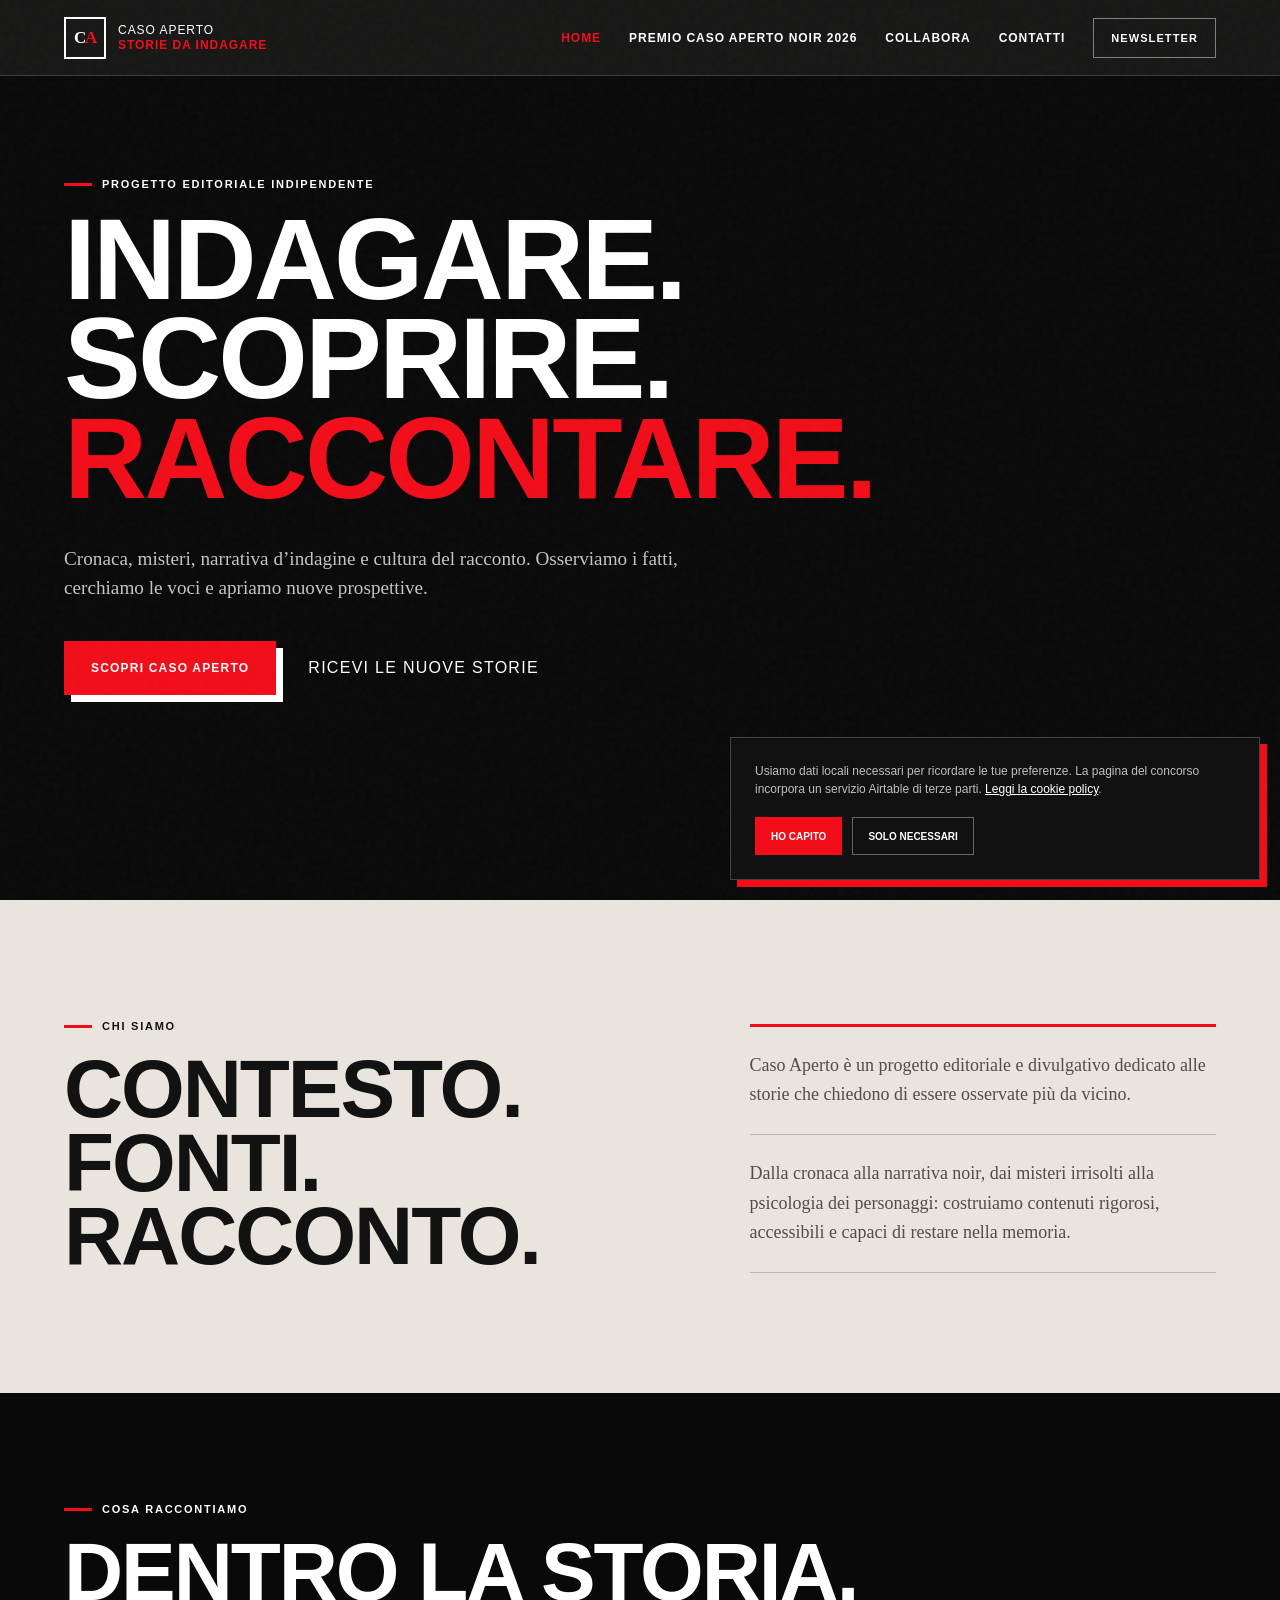
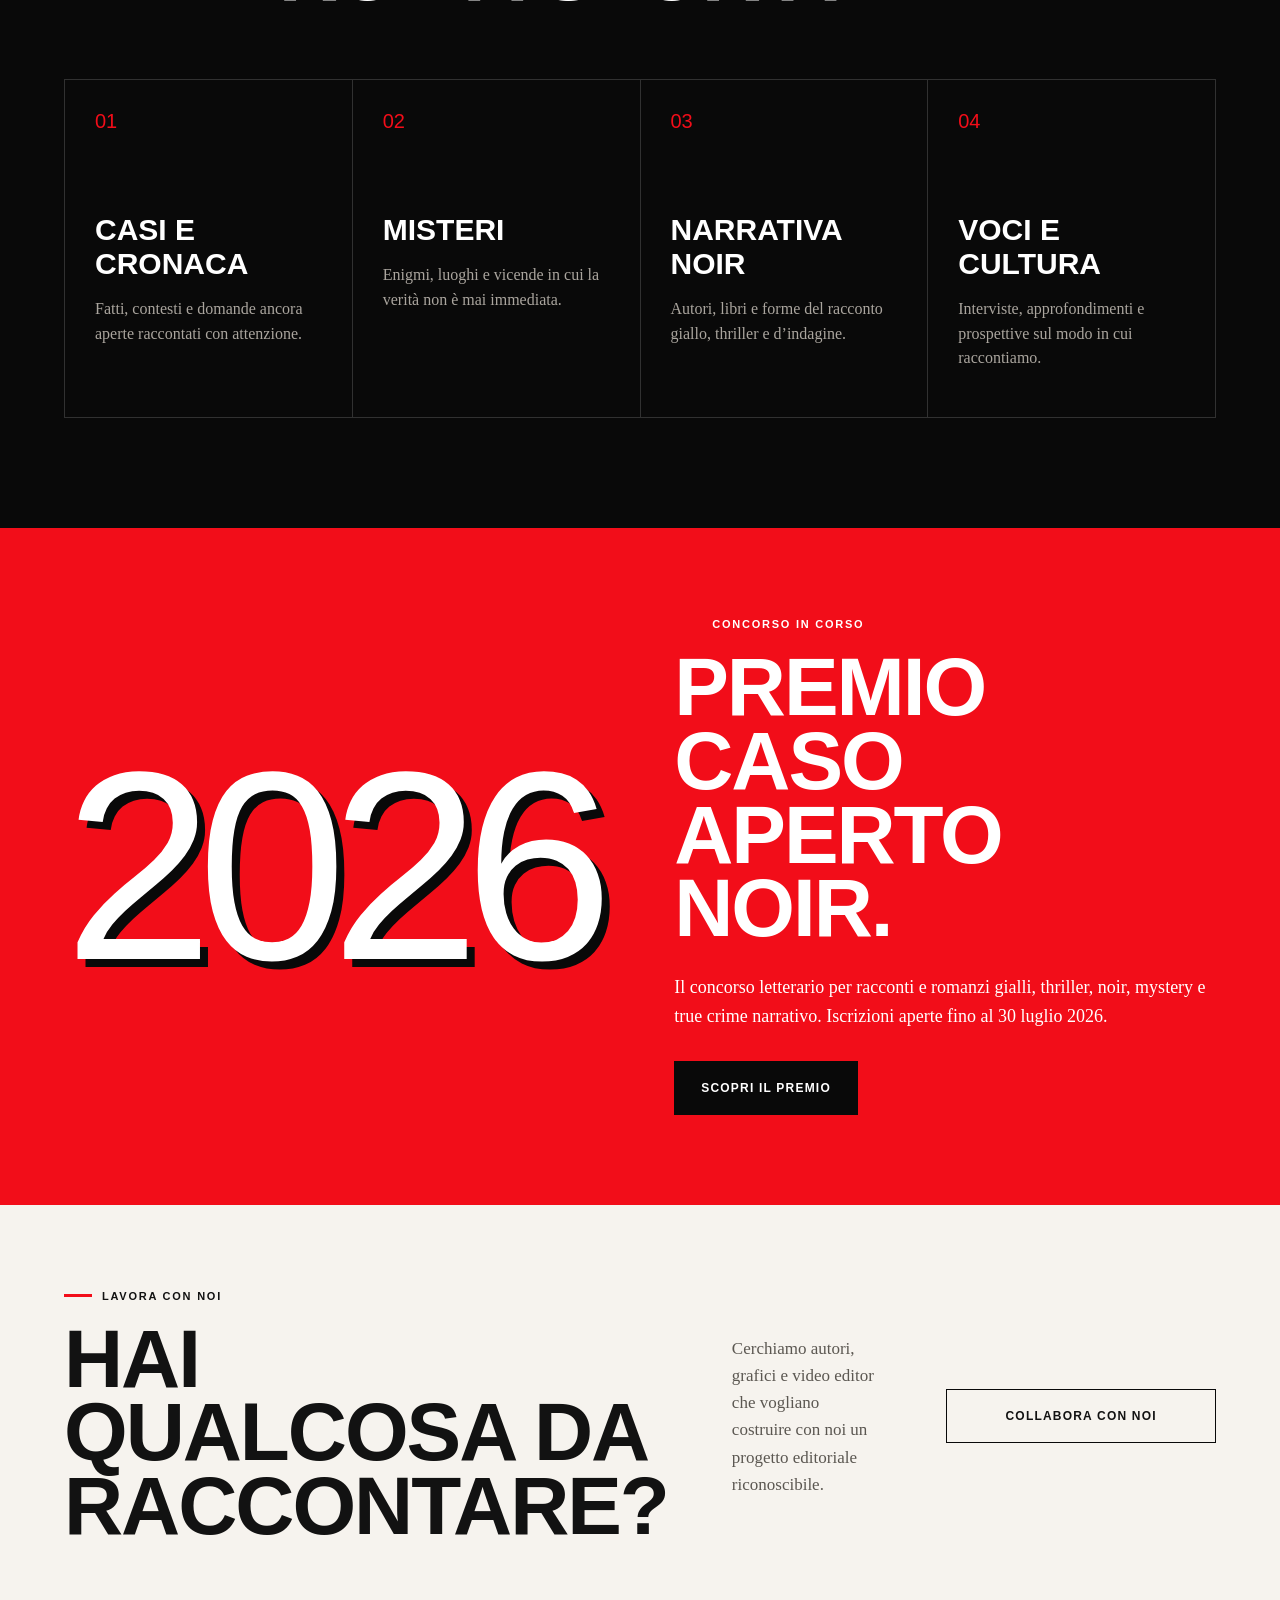
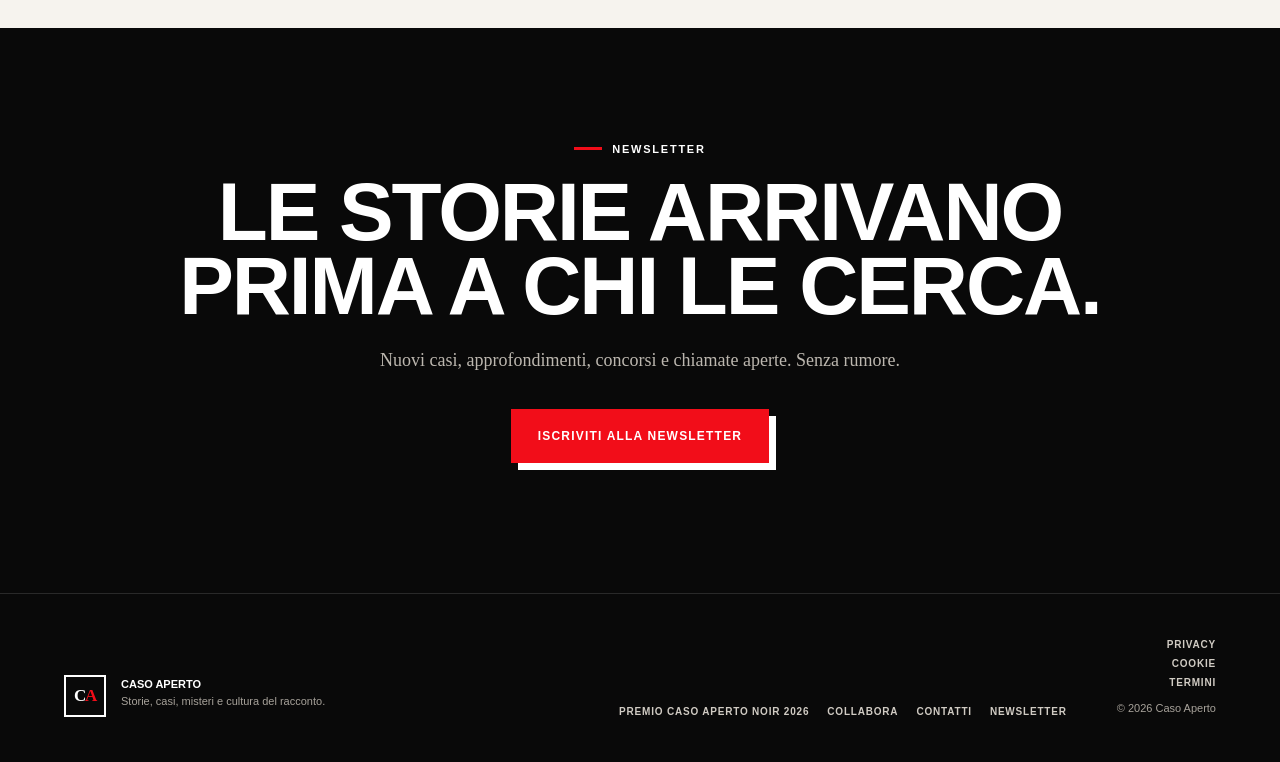
<file: index.html>
<!doctype html>
<html lang="it">
  <head>
    <meta charset="UTF-8" />
    <meta name="viewport" content="width=device-width, initial-scale=1.0" />
    <meta
      name="description"
      content="Caso Aperto è un progetto editoriale dedicato a storie, misteri, cronaca, narrativa d'indagine e cultura del racconto."
    />
    <meta name="theme-color" content="#090909" />
    <title>Caso Aperto | Storie, casi e misteri</title>
    <link rel="stylesheet" href="styles.css" />
    <script src="script.js?v=20260619-2" defer></script>
  </head>
  <body class="site-page">
    <a class="skip-link" href="#contenuto">Vai al contenuto</a>

    <header class="site-header">
      <a class="brand" href="index.html" aria-label="Caso Aperto, homepage">
        <span class="brand-mark"><span>C</span><span>A</span></span>
        <span>Caso Aperto <strong>Storie da indagare</strong></span>
      </a>
      <nav aria-label="Navigazione principale">
        <a class="active" href="index.html">Home</a>
        <a href="premio-caso-aperto-noir-2026.html">Premio Caso Aperto Noir 2026</a>
        <a href="collabora.html">Collabora</a>
        <a href="contatti.html">Contatti</a>
        <button class="nav-newsletter" type="button" data-open-newsletter>Newsletter</button>
      </nav>
    </header>

    <main id="contenuto">
      <section class="editorial-hero">
        <div class="editorial-hero-copy">
          <p class="eyebrow"><span></span> Progetto editoriale indipendente</p>
          <h1>Indagare.<br />Scoprire.<br /><em>Raccontare.</em></h1>
          <p>
            Cronaca, misteri, narrativa d’indagine e cultura del racconto.
            Osserviamo i fatti, cerchiamo le voci e apriamo nuove prospettive.
          </p>
          <div class="hero-actions">
            <a class="button button-primary" href="#manifesto">Scopri Caso Aperto</a>
            <button class="text-link text-button" type="button" data-open-newsletter>
              Ricevi le nuove storie
            </button>
          </div>
        </div>
      </section>

      <section class="manifesto-section" id="manifesto">
        <div>
          <p class="eyebrow"><span></span> Chi siamo</p>
          <h2>Contesto.<br />Fonti. Racconto.</h2>
        </div>
        <div class="manifesto-copy">
          <p>
            Caso Aperto è un progetto editoriale e divulgativo dedicato alle storie
            che chiedono di essere osservate più da vicino.
          </p>
          <p>
            Dalla cronaca alla narrativa noir, dai misteri irrisolti alla psicologia
            dei personaggi: costruiamo contenuti rigorosi, accessibili e capaci di
            restare nella memoria.
          </p>
        </div>
      </section>

      <section class="topics-section">
        <div class="section-intro section-intro-light">
          <p class="eyebrow"><span></span> Cosa raccontiamo</p>
          <h2>Dentro la storia.</h2>
        </div>
        <div class="topic-grid">
          <article>
            <span>01</span>
            <h3>Casi e cronaca</h3>
            <p>Fatti, contesti e domande ancora aperte raccontati con attenzione.</p>
          </article>
          <article>
            <span>02</span>
            <h3>Misteri</h3>
            <p>Enigmi, luoghi e vicende in cui la verità non è mai immediata.</p>
          </article>
          <article>
            <span>03</span>
            <h3>Narrativa noir</h3>
            <p>Autori, libri e forme del racconto giallo, thriller e d’indagine.</p>
          </article>
          <article>
            <span>04</span>
            <h3>Voci e cultura</h3>
            <p>Interviste, approfondimenti e prospettive sul modo in cui raccontiamo.</p>
          </article>
        </div>
      </section>

      <section class="contest-feature">
        <div class="contest-number">2026</div>
        <div>
          <p class="eyebrow"><span></span> Concorso in corso</p>
          <h2>Premio Caso Aperto Noir.</h2>
          <p>
            Il concorso letterario per racconti e romanzi gialli, thriller, noir,
            mystery e true crime narrativo. Iscrizioni aperte fino al 30 luglio 2026.
          </p>
          <a class="button button-dark" href="premio-caso-aperto-noir-2026.html">Scopri il premio</a>
        </div>
      </section>

      <section class="join-strip">
        <div>
          <p class="eyebrow"><span></span> Lavora con noi</p>
          <h2>Hai qualcosa da raccontare?</h2>
        </div>
        <p>
          Cerchiamo autori, grafici e video editor che vogliano costruire con noi un
          progetto editoriale riconoscibile.
        </p>
        <a class="button button-outline" href="collabora.html">Collabora con noi</a>
      </section>

      <section class="newsletter-section">
        <p class="eyebrow"><span></span> Newsletter</p>
        <h2>Le storie arrivano<br />prima a chi le cerca.</h2>
        <p>Nuovi casi, approfondimenti, concorsi e chiamate aperte. Senza rumore.</p>
        <button class="button button-primary" type="button" data-open-newsletter>
          Iscriviti alla newsletter
        </button>
      </section>
    </main>

    <footer class="site-footer">
      <div class="footer-brand">
        <span class="brand-mark"><span>C</span><span>A</span></span>
        <p><strong>Caso Aperto</strong><br />Storie, casi, misteri e cultura del racconto.</p>
      </div>
      <div class="footer-links">
        <a href="premio-caso-aperto-noir-2026.html">Premio Caso Aperto Noir 2026</a>
        <a href="collabora.html">Collabora</a>
        <a href="contatti.html">Contatti</a>
        <button type="button" data-open-newsletter>Newsletter</button>
      </div>
      <div class="footer-legal">
        <a href="privacy.html">Privacy</a>
        <a href="cookie.html">Cookie</a>
        <a href="termini.html">Termini</a>
        <p>© 2026 Caso Aperto</p>
      </div>
    </footer>

  </body>
</html>
</file>
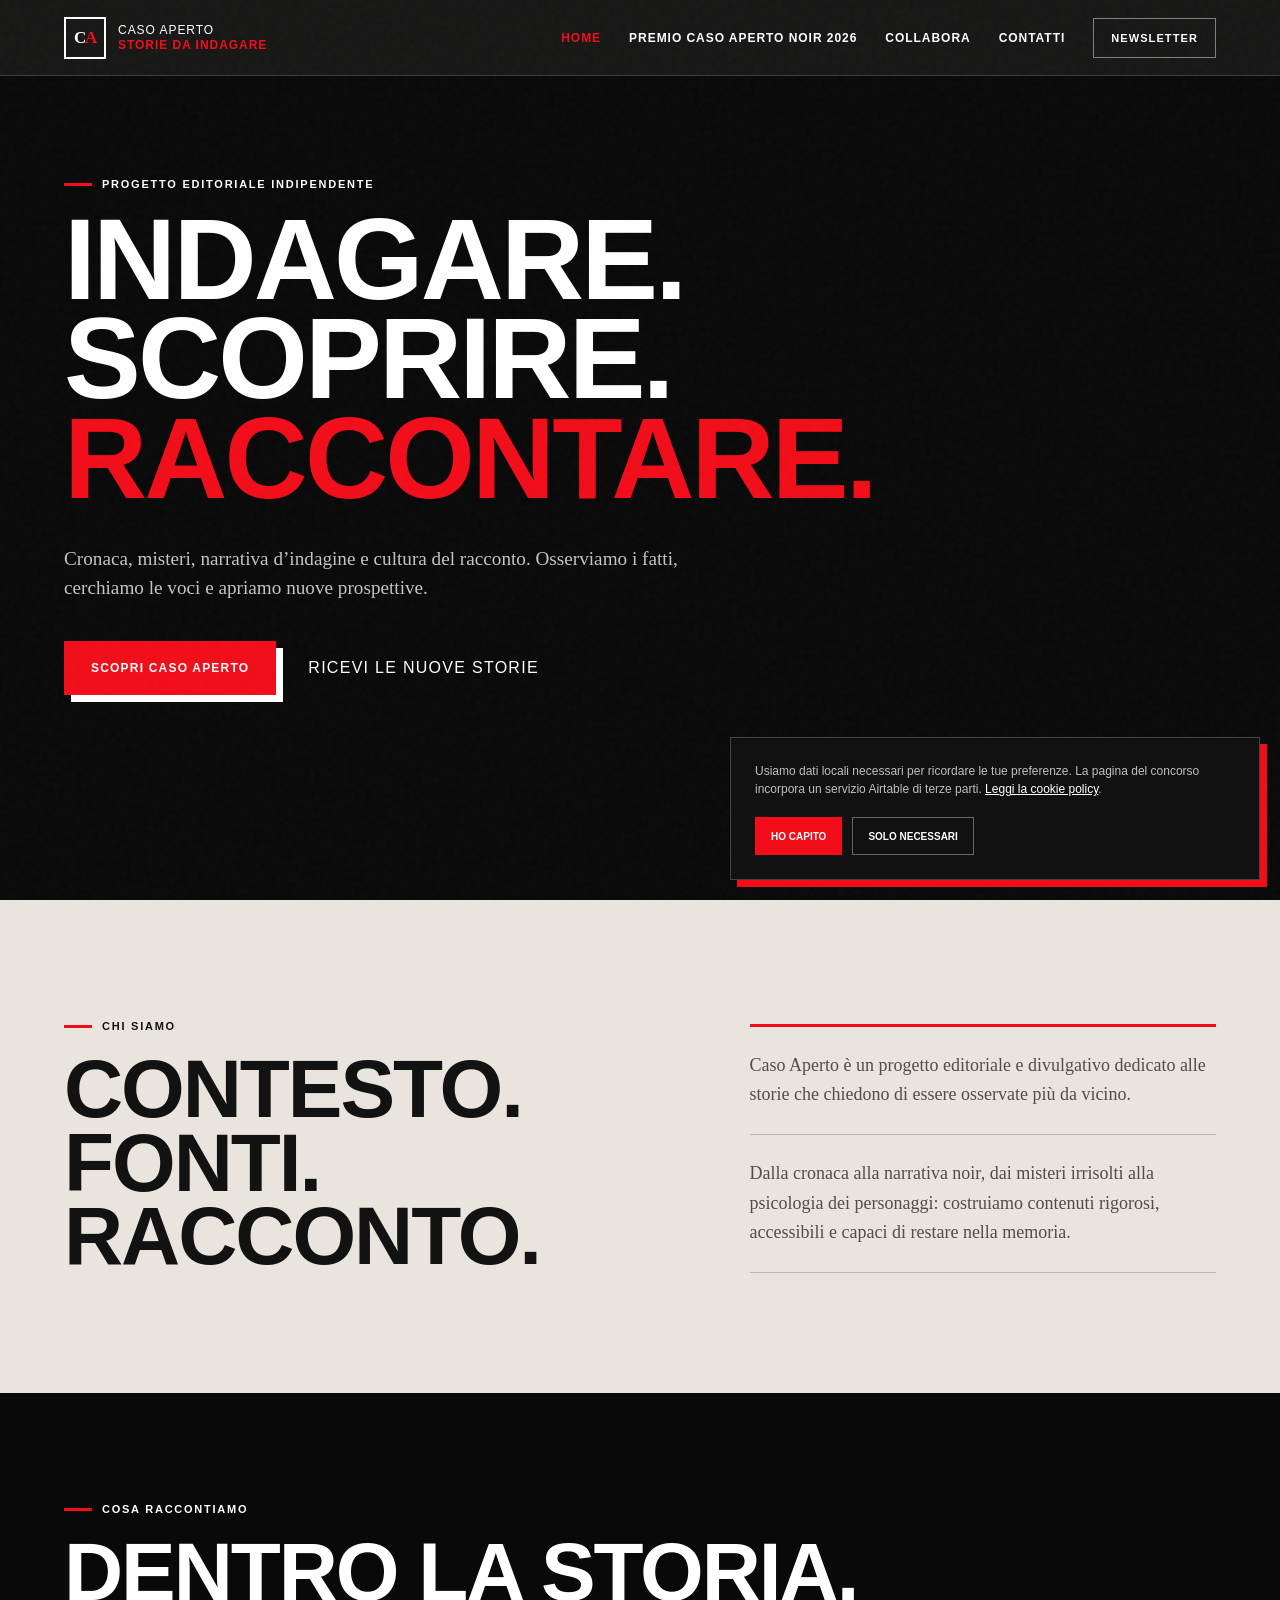
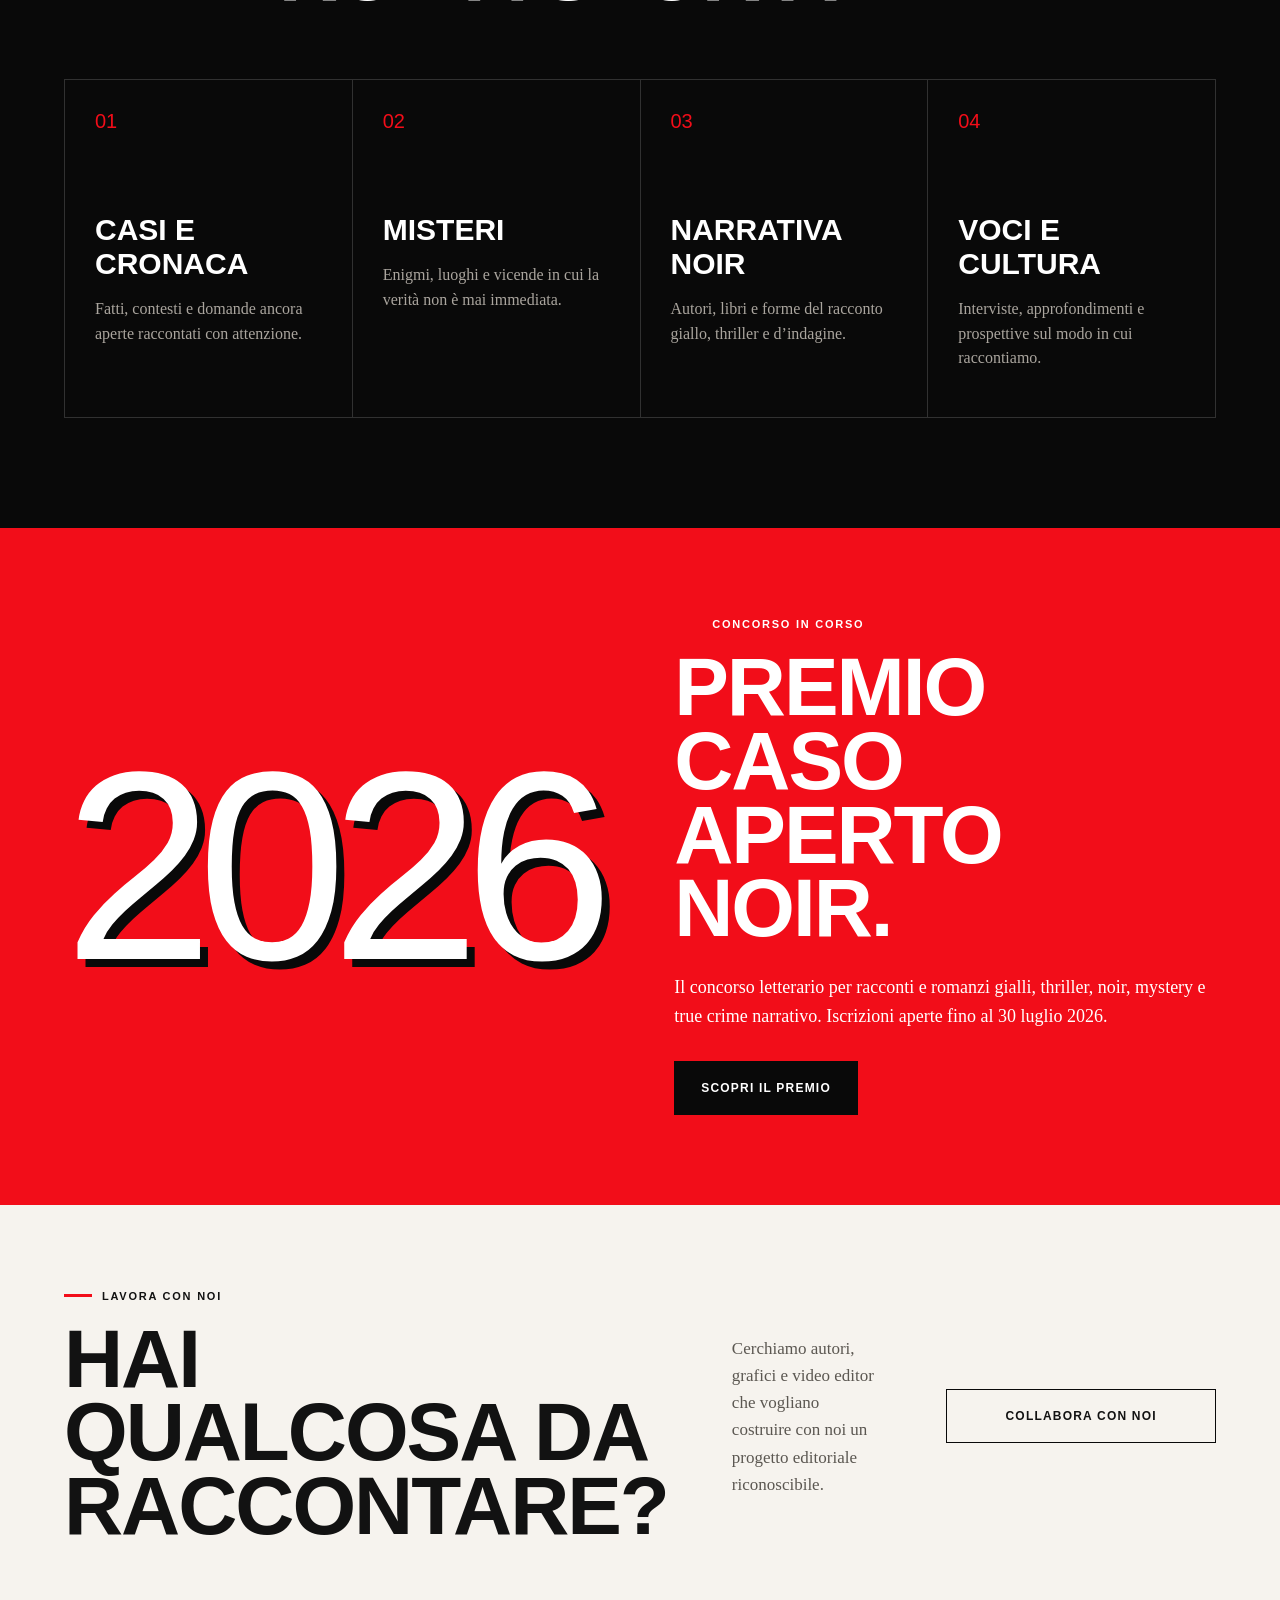
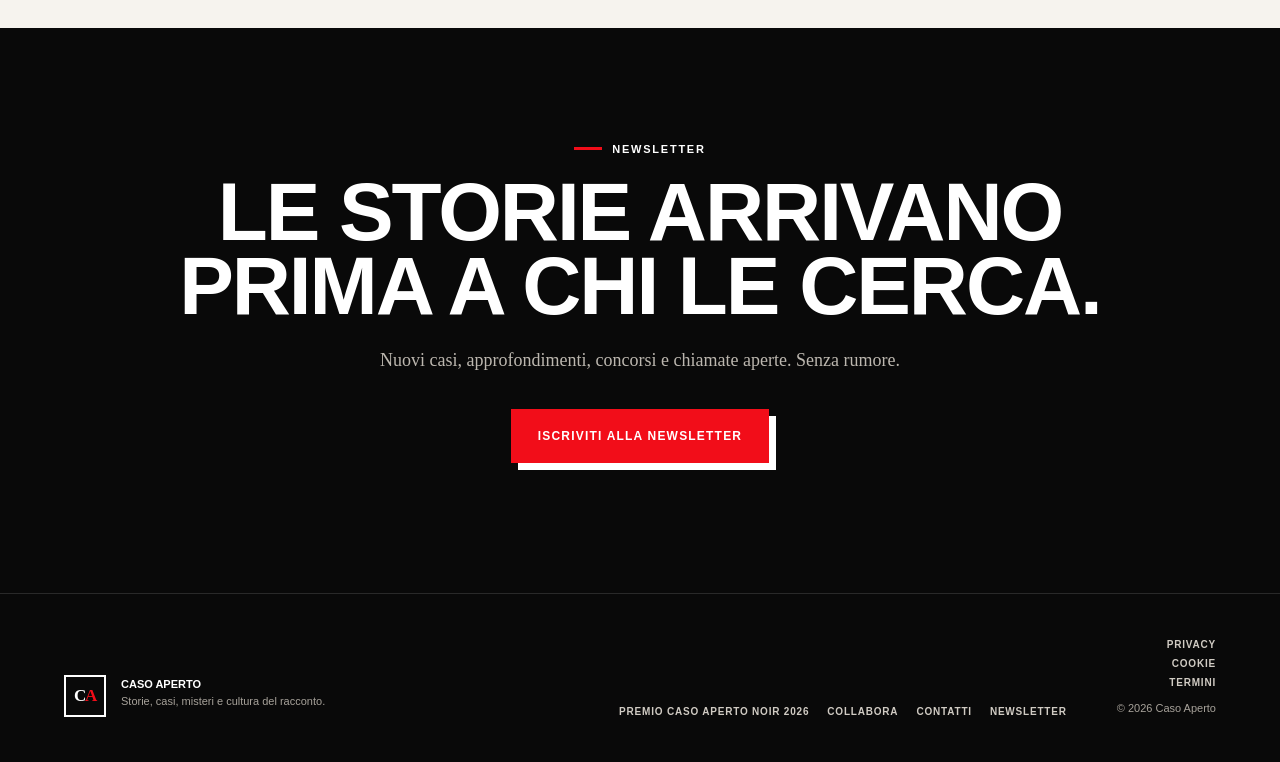
<file: landing concorso/index.html>
<!doctype html>
<html lang="it">
  <head>
    <meta charset="UTF-8" />
    <meta name="viewport" content="width=device-width, initial-scale=1.0" />
    <meta
      name="description"
      content="Caso Aperto è un progetto editoriale dedicato a storie, misteri, cronaca, narrativa d'indagine e cultura del racconto."
    />
    <meta name="theme-color" content="#090909" />
    <title>Caso Aperto | Storie, casi e misteri</title>
    <link rel="stylesheet" href="styles.css" />
    <script src="script.js" defer></script>
  </head>
  <body class="site-page">
    <a class="skip-link" href="#contenuto">Vai al contenuto</a>

    <header class="site-header">
      <a class="brand" href="index.html" aria-label="Caso Aperto, homepage">
        <span class="brand-mark"><span>C</span><span>A</span></span>
        <span>Caso Aperto <strong>Storie da indagare</strong></span>
      </a>
      <nav aria-label="Navigazione principale">
        <a class="active" href="index.html">Home</a>
        <a href="premio-caso-aperto-noir-2026.html">Premio Caso Aperto Noir 2026</a>
        <a href="collabora.html">Collabora</a>
        <a href="contatti.html">Contatti</a>
        <button class="nav-newsletter" type="button" data-open-newsletter>Newsletter</button>
      </nav>
    </header>

    <main id="contenuto">
      <section class="editorial-hero">
        <div class="editorial-hero-copy">
          <p class="eyebrow"><span></span> Progetto editoriale indipendente</p>
          <h1>Indagare.<br />Scoprire.<br /><em>Raccontare.</em></h1>
          <p>
            Cronaca, misteri, narrativa d’indagine e cultura del racconto.
            Osserviamo i fatti, cerchiamo le voci e apriamo nuove prospettive.
          </p>
          <div class="hero-actions">
            <a class="button button-primary" href="#manifesto">Scopri Caso Aperto</a>
            <button class="text-link text-button" type="button" data-open-newsletter>
              Ricevi le nuove storie
            </button>
          </div>
        </div>
      </section>

      <section class="manifesto-section" id="manifesto">
        <div>
          <p class="eyebrow"><span></span> Chi siamo</p>
          <h2>Contesto.<br />Fonti. Racconto.</h2>
        </div>
        <div class="manifesto-copy">
          <p>
            Caso Aperto è un progetto editoriale e divulgativo dedicato alle storie
            che chiedono di essere osservate più da vicino.
          </p>
          <p>
            Dalla cronaca alla narrativa noir, dai misteri irrisolti alla psicologia
            dei personaggi: costruiamo contenuti rigorosi, accessibili e capaci di
            restare nella memoria.
          </p>
        </div>
      </section>

      <section class="topics-section">
        <div class="section-intro section-intro-light">
          <p class="eyebrow"><span></span> Cosa raccontiamo</p>
          <h2>Dentro la storia.</h2>
        </div>
        <div class="topic-grid">
          <article>
            <span>01</span>
            <h3>Casi e cronaca</h3>
            <p>Fatti, contesti e domande ancora aperte raccontati con attenzione.</p>
          </article>
          <article>
            <span>02</span>
            <h3>Misteri</h3>
            <p>Enigmi, luoghi e vicende in cui la verità non è mai immediata.</p>
          </article>
          <article>
            <span>03</span>
            <h3>Narrativa noir</h3>
            <p>Autori, libri e forme del racconto giallo, thriller e d’indagine.</p>
          </article>
          <article>
            <span>04</span>
            <h3>Voci e cultura</h3>
            <p>Interviste, approfondimenti e prospettive sul modo in cui raccontiamo.</p>
          </article>
        </div>
      </section>

      <section class="contest-feature">
        <div class="contest-number">2026</div>
        <div>
          <p class="eyebrow"><span></span> Concorso in corso</p>
          <h2>Premio Caso Aperto Noir.</h2>
          <p>
            Il concorso letterario per racconti e romanzi gialli, thriller, noir,
            mystery e true crime narrativo. Iscrizioni aperte fino al 30 luglio 2026.
          </p>
          <a class="button button-dark" href="premio-caso-aperto-noir-2026.html">Scopri il premio</a>
        </div>
      </section>

      <section class="join-strip">
        <div>
          <p class="eyebrow"><span></span> Lavora con noi</p>
          <h2>Hai qualcosa da raccontare?</h2>
        </div>
        <p>
          Cerchiamo autori, grafici e video editor che vogliano costruire con noi un
          progetto editoriale riconoscibile.
        </p>
        <a class="button button-outline" href="collabora.html">Collabora con noi</a>
      </section>

      <section class="newsletter-section">
        <p class="eyebrow"><span></span> Newsletter</p>
        <h2>Le storie arrivano<br />prima a chi le cerca.</h2>
        <p>Nuovi casi, approfondimenti, concorsi e chiamate aperte. Senza rumore.</p>
        <button class="button button-primary" type="button" data-open-newsletter>
          Iscriviti alla newsletter
        </button>
      </section>
    </main>

    <footer class="site-footer">
      <div class="footer-brand">
        <span class="brand-mark"><span>C</span><span>A</span></span>
        <p><strong>Caso Aperto</strong><br />Storie, casi, misteri e cultura del racconto.</p>
      </div>
      <div class="footer-links">
        <a href="premio-caso-aperto-noir-2026.html">Premio Caso Aperto Noir 2026</a>
        <a href="collabora.html">Collabora</a>
        <a href="contatti.html">Contatti</a>
        <button type="button" data-open-newsletter>Newsletter</button>
      </div>
      <div class="footer-legal">
        <a href="privacy.html">Privacy</a>
        <a href="cookie.html">Cookie</a>
        <a href="termini.html">Termini</a>
        <p>© 2026 Caso Aperto</p>
      </div>
    </footer>

  </body>
</html>
</file>
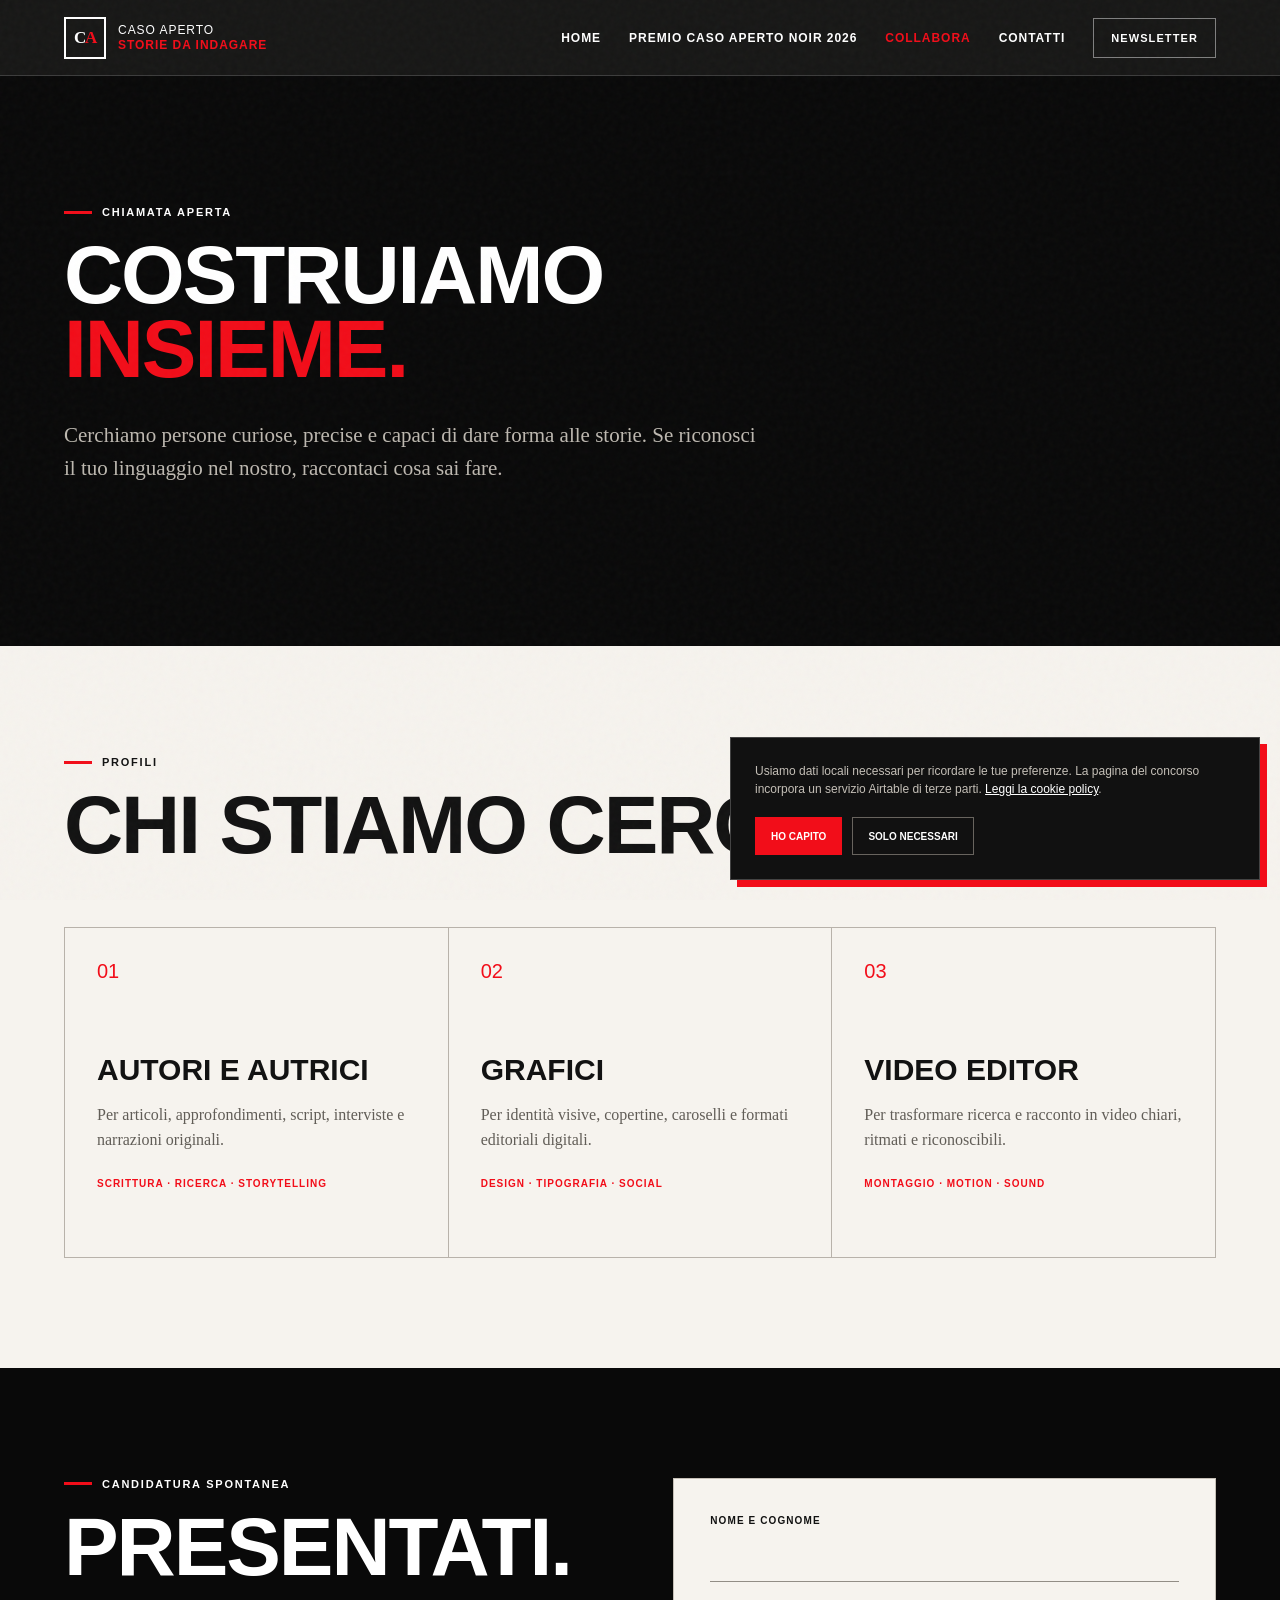
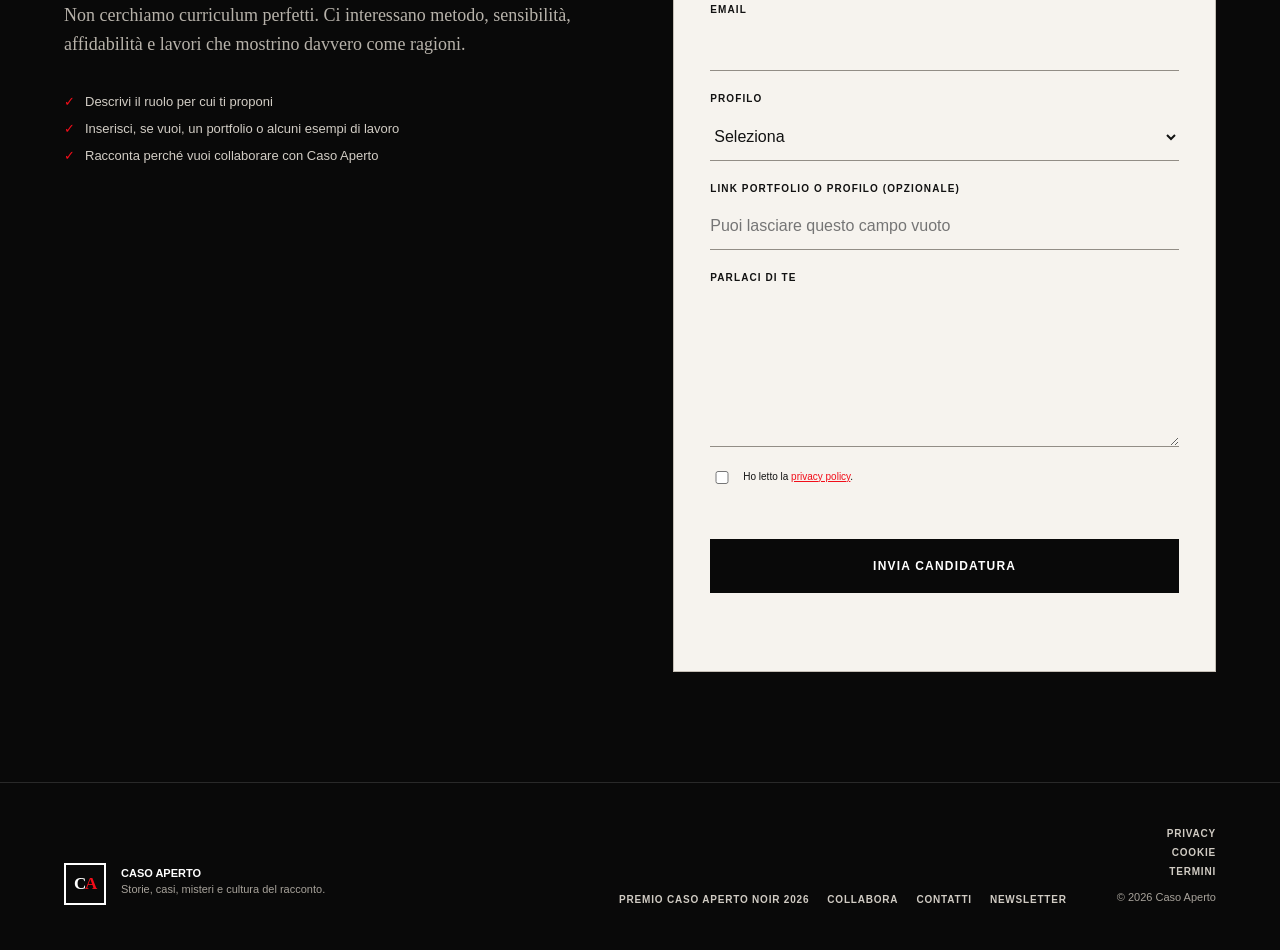
<file: collabora.html>
<!doctype html>
<html lang="it">
  <head>
    <meta charset="UTF-8" />
    <meta name="viewport" content="width=device-width, initial-scale=1.0" />
    <meta name="description" content="Collabora con Caso Aperto: cerchiamo autori, grafici e video editor." />
    <meta name="theme-color" content="#090909" />
    <title>Collabora con noi | Caso Aperto</title>
    <link rel="stylesheet" href="styles.css" />
    <script src="script.js?v=20260619-2" defer></script>
  </head>
  <body class="site-page">
    <a class="skip-link" href="#contenuto">Vai al contenuto</a>
    <header class="site-header">
      <a class="brand" href="index.html" aria-label="Caso Aperto, homepage">
        <span class="brand-mark"><span>C</span><span>A</span></span>
        <span>Caso Aperto <strong>Storie da indagare</strong></span>
      </a>
      <nav aria-label="Navigazione principale">
        <a href="index.html">Home</a><a href="premio-caso-aperto-noir-2026.html">Premio Caso Aperto Noir 2026</a>
        <a class="active" href="collabora.html">Collabora</a>
        <a href="contatti.html">Contatti</a>
        <button class="nav-newsletter" type="button" data-open-newsletter>Newsletter</button>
      </nav>
    </header>

    <main id="contenuto">
      <section class="page-hero collaborate-hero">
        <p class="eyebrow"><span></span> Chiamata aperta</p>
        <h1>Costruiamo<br /><em>insieme.</em></h1>
        <p>
          Cerchiamo persone curiose, precise e capaci di dare forma alle storie.
          Se riconosci il tuo linguaggio nel nostro, raccontaci cosa sai fare.
        </p>
      </section>

      <section class="roles-section">
        <div class="section-intro">
          <p class="eyebrow"><span></span> Profili</p>
          <h2>Chi stiamo cercando.</h2>
        </div>
        <div class="roles-grid">
          <article>
            <span>01</span>
            <h3>Autori e autrici</h3>
            <p>Per articoli, approfondimenti, script, interviste e narrazioni originali.</p>
            <strong>Scrittura · Ricerca · Storytelling</strong>
          </article>
          <article>
            <span>02</span>
            <h3>Grafici</h3>
            <p>Per identità visive, copertine, caroselli e formati editoriali digitali.</p>
            <strong>Design · Tipografia · Social</strong>
          </article>
          <article>
            <span>03</span>
            <h3>Video editor</h3>
            <p>Per trasformare ricerca e racconto in video chiari, ritmati e riconoscibili.</p>
            <strong>Montaggio · Motion · Sound</strong>
          </article>
        </div>
      </section>

      <section class="application-section">
        <div>
          <p class="eyebrow"><span></span> Candidatura spontanea</p>
          <h2>Presentati.</h2>
          <p>
            Non cerchiamo curriculum perfetti. Ci interessano metodo, sensibilità,
            affidabilità e lavori che mostrino davvero come ragioni.
          </p>
          <ul>
            <li>Descrivi il ruolo per cui ti proponi</li>
            <li>Inserisci, se vuoi, un portfolio o alcuni esempi di lavoro</li>
            <li>Racconta perché vuoi collaborare con Caso Aperto</li>
          </ul>
        </div>

        <form
          class="editorial-form editorial-form-dark"
          name="collabora"
          method="POST"
          action="/api/telegram-form"
          data-telegram-form
        >
          <input type="hidden" name="tipo_modulo" value="Candidatura collaborazione" />
          <p class="hidden-field"><label>Non compilare: <input name="bot-field" /></label></p>
          <label>Nome e cognome<input type="text" name="nome" autocomplete="name" required /></label>
          <label>Email<input type="email" name="email" autocomplete="email" required /></label>
          <label>
            Profilo
            <select name="profilo" required>
              <option value="">Seleziona</option>
              <option>Autore / Autrice</option>
              <option>Grafico / Grafica</option>
              <option>Video editor</option>
              <option>Altro</option>
            </select>
          </label>
          <label>
            Link portfolio o profilo (opzionale)
            <input type="text" name="portfolio" placeholder="Puoi lasciare questo campo vuoto" />
          </label>
          <label>Parlaci di te<textarea name="presentazione" rows="7" required></textarea></label>
          <label class="form-consent">
            <input type="checkbox" name="privacy" required />
            <span>Ho letto la <a href="privacy.html">privacy policy</a>.</span>
          </label>
          <button class="button button-form" type="submit">Invia candidatura</button>
          <p class="form-status" aria-live="polite"></p>
        </form>
      </section>
    </main>

    <footer class="site-footer">
      <div class="footer-brand">
        <span class="brand-mark"><span>C</span><span>A</span></span>
        <p><strong>Caso Aperto</strong><br />Storie, casi, misteri e cultura del racconto.</p>
      </div>
      <div class="footer-links">
        <a href="premio-caso-aperto-noir-2026.html">Premio Caso Aperto Noir 2026</a><a href="collabora.html">Collabora</a>
        <a href="contatti.html">Contatti</a><button type="button" data-open-newsletter>Newsletter</button>
      </div>
      <div class="footer-legal">
        <a href="privacy.html">Privacy</a><a href="cookie.html">Cookie</a>
        <a href="termini.html">Termini</a><p>© 2026 Caso Aperto</p>
      </div>
    </footer>
  </body>
</html>
</file>
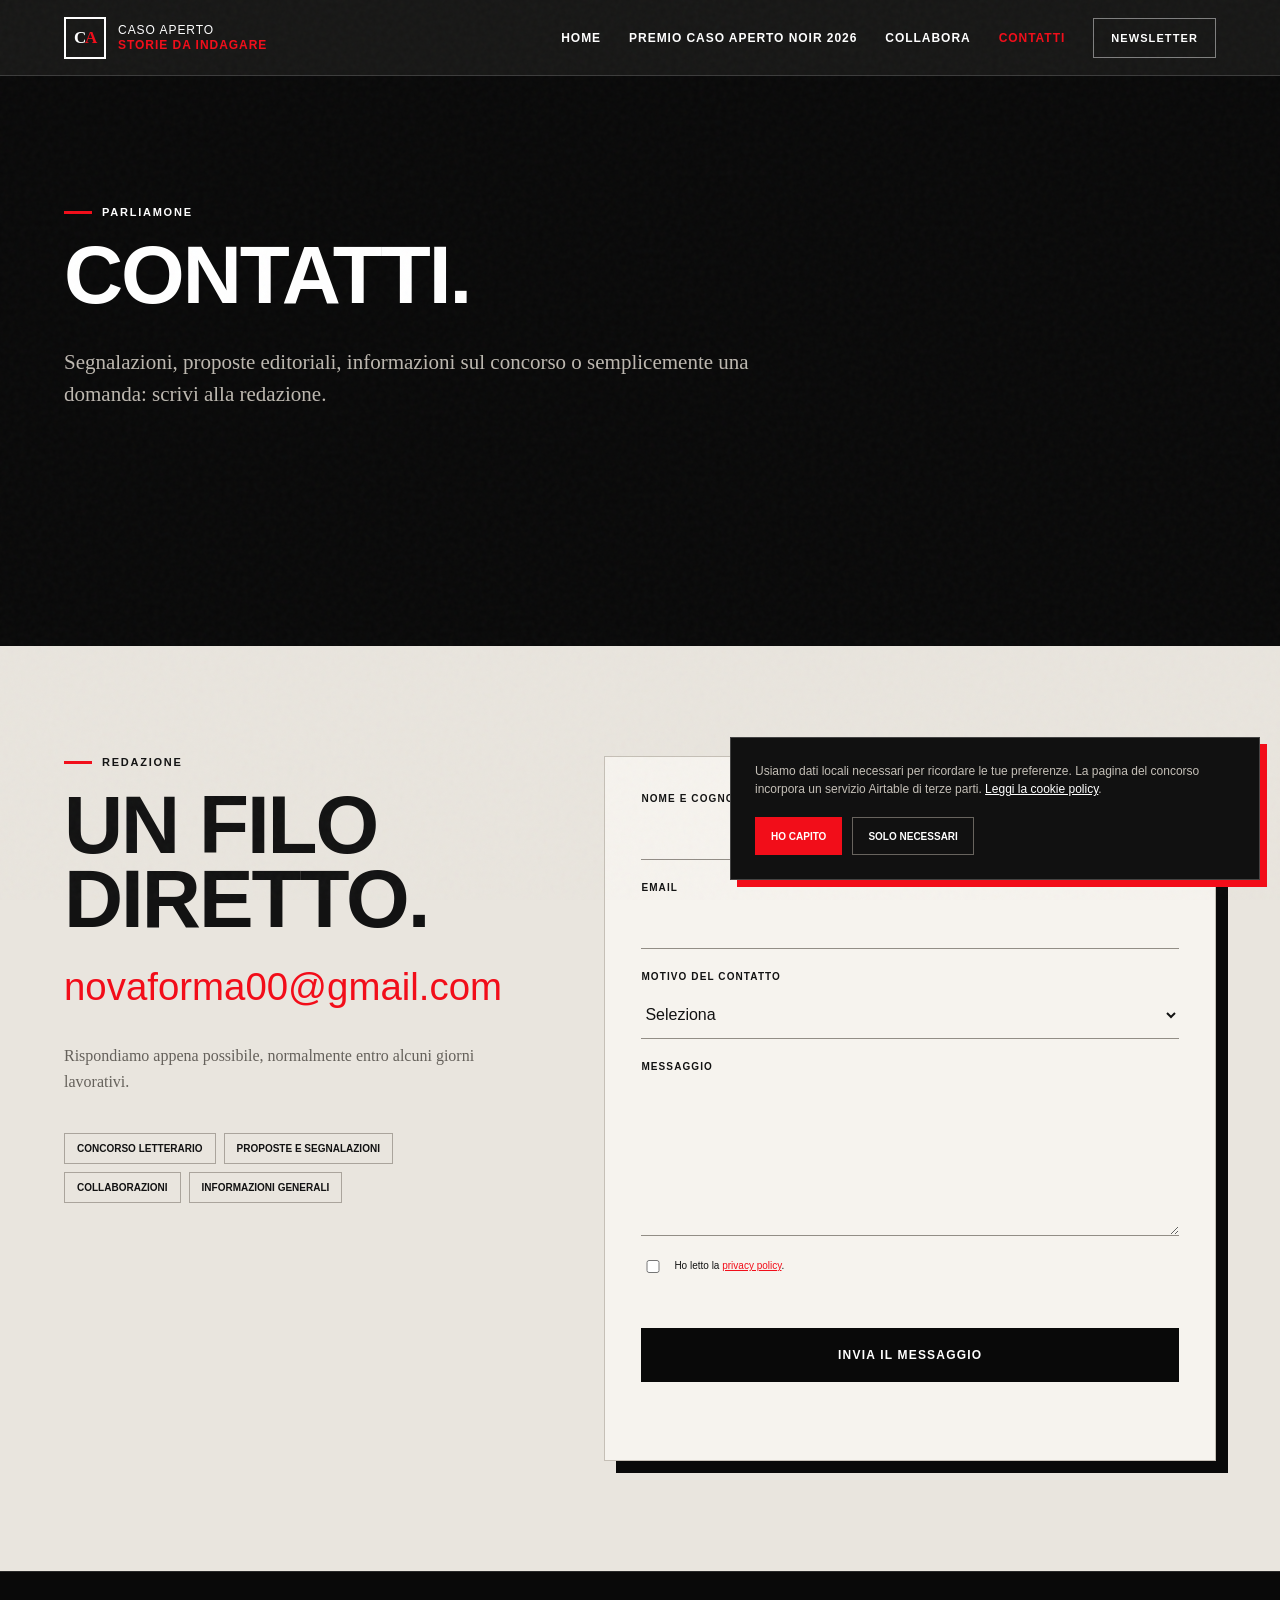
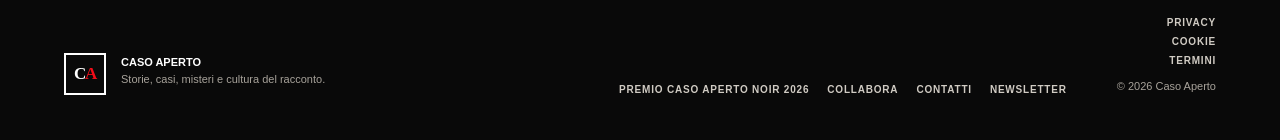
<file: contatti.html>
<!doctype html>
<html lang="it">
  <head>
    <meta charset="UTF-8" />
    <meta name="viewport" content="width=device-width, initial-scale=1.0" />
    <meta name="description" content="Contatta la redazione di Caso Aperto." />
    <meta name="theme-color" content="#090909" />
    <title>Contatti | Caso Aperto</title>
    <link rel="stylesheet" href="styles.css" />
    <script src="script.js?v=20260619-2" defer></script>
  </head>
  <body class="site-page">
    <a class="skip-link" href="#contenuto">Vai al contenuto</a>
    <header class="site-header">
      <a class="brand" href="index.html" aria-label="Caso Aperto, homepage">
        <span class="brand-mark"><span>C</span><span>A</span></span>
        <span>Caso Aperto <strong>Storie da indagare</strong></span>
      </a>
      <nav aria-label="Navigazione principale">
        <a href="index.html">Home</a>
        <a href="premio-caso-aperto-noir-2026.html">Premio Caso Aperto Noir 2026</a>
        <a href="collabora.html">Collabora</a>
        <a class="active" href="contatti.html">Contatti</a>
        <button class="nav-newsletter" type="button" data-open-newsletter>Newsletter</button>
      </nav>
    </header>

    <main id="contenuto">
      <section class="page-hero">
        <p class="eyebrow"><span></span> Parliamone</p>
        <h1>Contatti.</h1>
        <p>
          Segnalazioni, proposte editoriali, informazioni sul concorso o semplicemente
          una domanda: scrivi alla redazione.
        </p>
      </section>

      <section class="contact-layout">
        <div class="contact-info">
          <p class="eyebrow"><span></span> Redazione</p>
          <h2>Un filo diretto.</h2>
          <a class="contact-email" href="mailto:novaforma00@gmail.com">novaforma00@gmail.com</a>
          <p>Rispondiamo appena possibile, normalmente entro alcuni giorni lavorativi.</p>
          <div class="contact-topics">
            <span>Concorso letterario</span>
            <span>Proposte e segnalazioni</span>
            <span>Collaborazioni</span>
            <span>Informazioni generali</span>
          </div>
        </div>

        <form
          class="editorial-form"
          name="contatti"
          method="POST"
          action="/api/telegram-form"
          data-telegram-form
        >
          <input type="hidden" name="tipo_modulo" value="Contatti" />
          <p class="hidden-field"><label>Non compilare: <input name="bot-field" /></label></p>
          <label>Nome e cognome<input type="text" name="nome" autocomplete="name" required /></label>
          <label>Email<input type="email" name="email" autocomplete="email" required /></label>
          <label>
            Motivo del contatto
            <select name="motivo" required>
              <option value="">Seleziona</option>
              <option>Informazioni sul concorso</option>
              <option>Proposta editoriale</option>
              <option>Segnalazione</option>
              <option>Collaborazione</option>
              <option>Altro</option>
            </select>
          </label>
          <label>Messaggio<textarea name="messaggio" rows="7" required></textarea></label>
          <label class="form-consent">
            <input type="checkbox" name="privacy" required />
            <span>Ho letto la <a href="privacy.html">privacy policy</a>.</span>
          </label>
          <button class="button button-form" type="submit">Invia il messaggio</button>
          <p class="form-status" aria-live="polite"></p>
        </form>
      </section>
    </main>

    <footer class="site-footer">
      <div class="footer-brand">
        <span class="brand-mark"><span>C</span><span>A</span></span>
        <p><strong>Caso Aperto</strong><br />Storie, casi, misteri e cultura del racconto.</p>
      </div>
      <div class="footer-links">
        <a href="premio-caso-aperto-noir-2026.html">Premio Caso Aperto Noir 2026</a><a href="collabora.html">Collabora</a>
        <a href="contatti.html">Contatti</a><button type="button" data-open-newsletter>Newsletter</button>
      </div>
      <div class="footer-legal">
        <a href="privacy.html">Privacy</a><a href="cookie.html">Cookie</a>
        <a href="termini.html">Termini</a><p>© 2026 Caso Aperto</p>
      </div>
    </footer>
  </body>
</html>
</file>
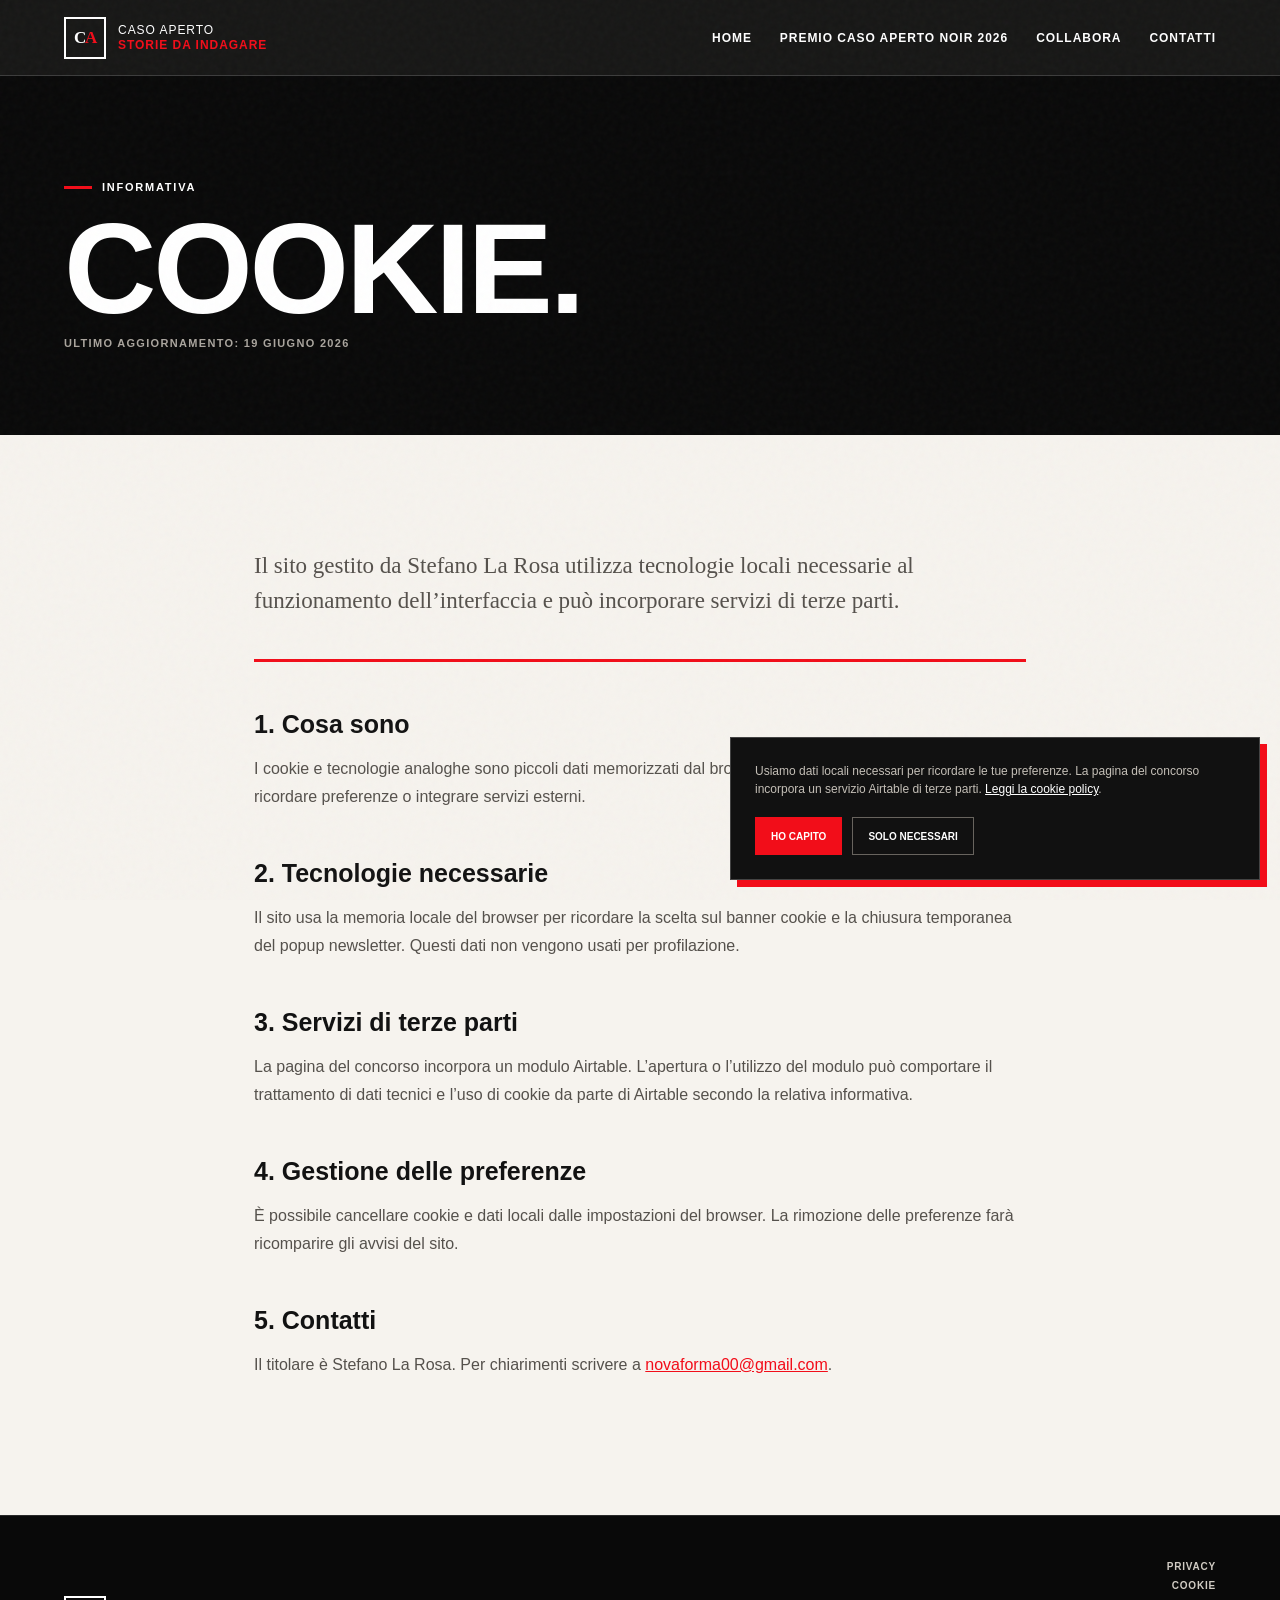
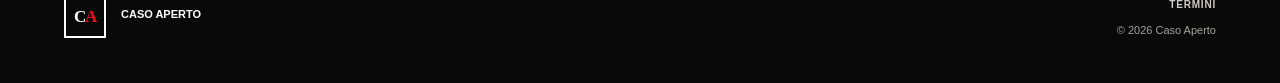
<file: cookie.html>
<!doctype html>
<html lang="it">
  <head>
    <meta charset="UTF-8" />
    <meta name="viewport" content="width=device-width, initial-scale=1.0" />
    <meta name="description" content="Cookie policy di Caso Aperto." />
    <meta name="theme-color" content="#090909" />
    <title>Cookie policy | Caso Aperto</title>
    <link rel="stylesheet" href="styles.css" />
    <script src="script.js?v=20260619-2" defer></script>
  </head>
  <body class="site-page legal-page">
    <header class="site-header">
      <a class="brand" href="index.html"><span class="brand-mark"><span>C</span><span>A</span></span><span>Caso Aperto <strong>Storie da indagare</strong></span></a>
      <nav aria-label="Navigazione principale"><a href="index.html">Home</a><a href="premio-caso-aperto-noir-2026.html">Premio Caso Aperto Noir 2026</a><a href="collabora.html">Collabora</a><a href="contatti.html">Contatti</a></nav>
    </header>
    <main>
      <section class="legal-hero"><p class="eyebrow"><span></span> Informativa</p><h1>Cookie.</h1><p>Ultimo aggiornamento: 19 giugno 2026</p></section>
      <article class="legal-content">
        <p class="legal-intro">Il sito gestito da Stefano La Rosa utilizza tecnologie locali necessarie al funzionamento dell’interfaccia e può incorporare servizi di terze parti.</p>
        <h2>1. Cosa sono</h2>
        <p>I cookie e tecnologie analoghe sono piccoli dati memorizzati dal browser per consentire funzioni tecniche, ricordare preferenze o integrare servizi esterni.</p>
        <h2>2. Tecnologie necessarie</h2>
        <p>Il sito usa la memoria locale del browser per ricordare la scelta sul banner cookie e la chiusura temporanea del popup newsletter. Questi dati non vengono usati per profilazione.</p>
        <h2>3. Servizi di terze parti</h2>
        <p>La pagina del concorso incorpora un modulo Airtable. L’apertura o l’utilizzo del modulo può comportare il trattamento di dati tecnici e l’uso di cookie da parte di Airtable secondo la relativa informativa.</p>
        <h2>4. Gestione delle preferenze</h2>
        <p>È possibile cancellare cookie e dati locali dalle impostazioni del browser. La rimozione delle preferenze farà ricomparire gli avvisi del sito.</p>
        <h2>5. Contatti</h2>
        <p>Il titolare è Stefano La Rosa. Per chiarimenti scrivere a <a href="mailto:novaforma00@gmail.com">novaforma00@gmail.com</a>.</p>
      </article>
    </main>
    <footer class="site-footer compact-footer"><div class="footer-brand"><span class="brand-mark"><span>C</span><span>A</span></span><p><strong>Caso Aperto</strong></p></div><div class="footer-legal"><a href="privacy.html">Privacy</a><a href="cookie.html">Cookie</a><a href="termini.html">Termini</a><p>© 2026 Caso Aperto</p></div></footer>
  </body>
</html>
</file>
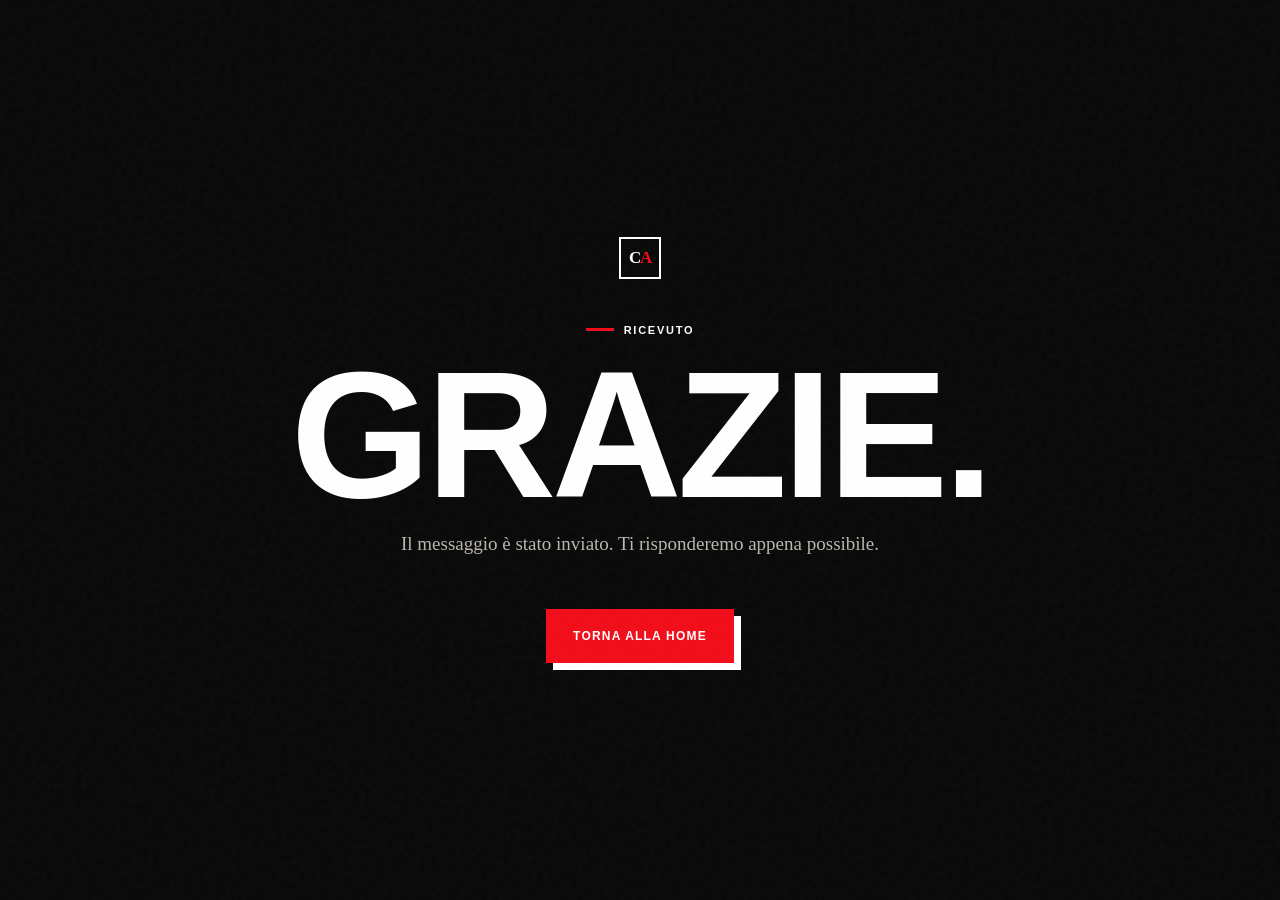
<file: grazie.html>
<!doctype html>
<html lang="it">
  <head>
    <meta charset="UTF-8" />
    <meta name="viewport" content="width=device-width, initial-scale=1.0" />
    <title>Messaggio inviato | Caso Aperto</title>
    <link rel="stylesheet" href="styles.css" />
  </head>
  <body class="thanks-page">
    <main>
      <span class="brand-mark"><span>C</span><span>A</span></span>
      <p class="eyebrow"><span></span> Ricevuto</p>
      <h1>Grazie.</h1>
      <p>Il messaggio è stato inviato. Ti risponderemo appena possibile.</p>
      <a class="button button-primary" href="index.html">Torna alla home</a>
    </main>
  </body>
</html>
</file>
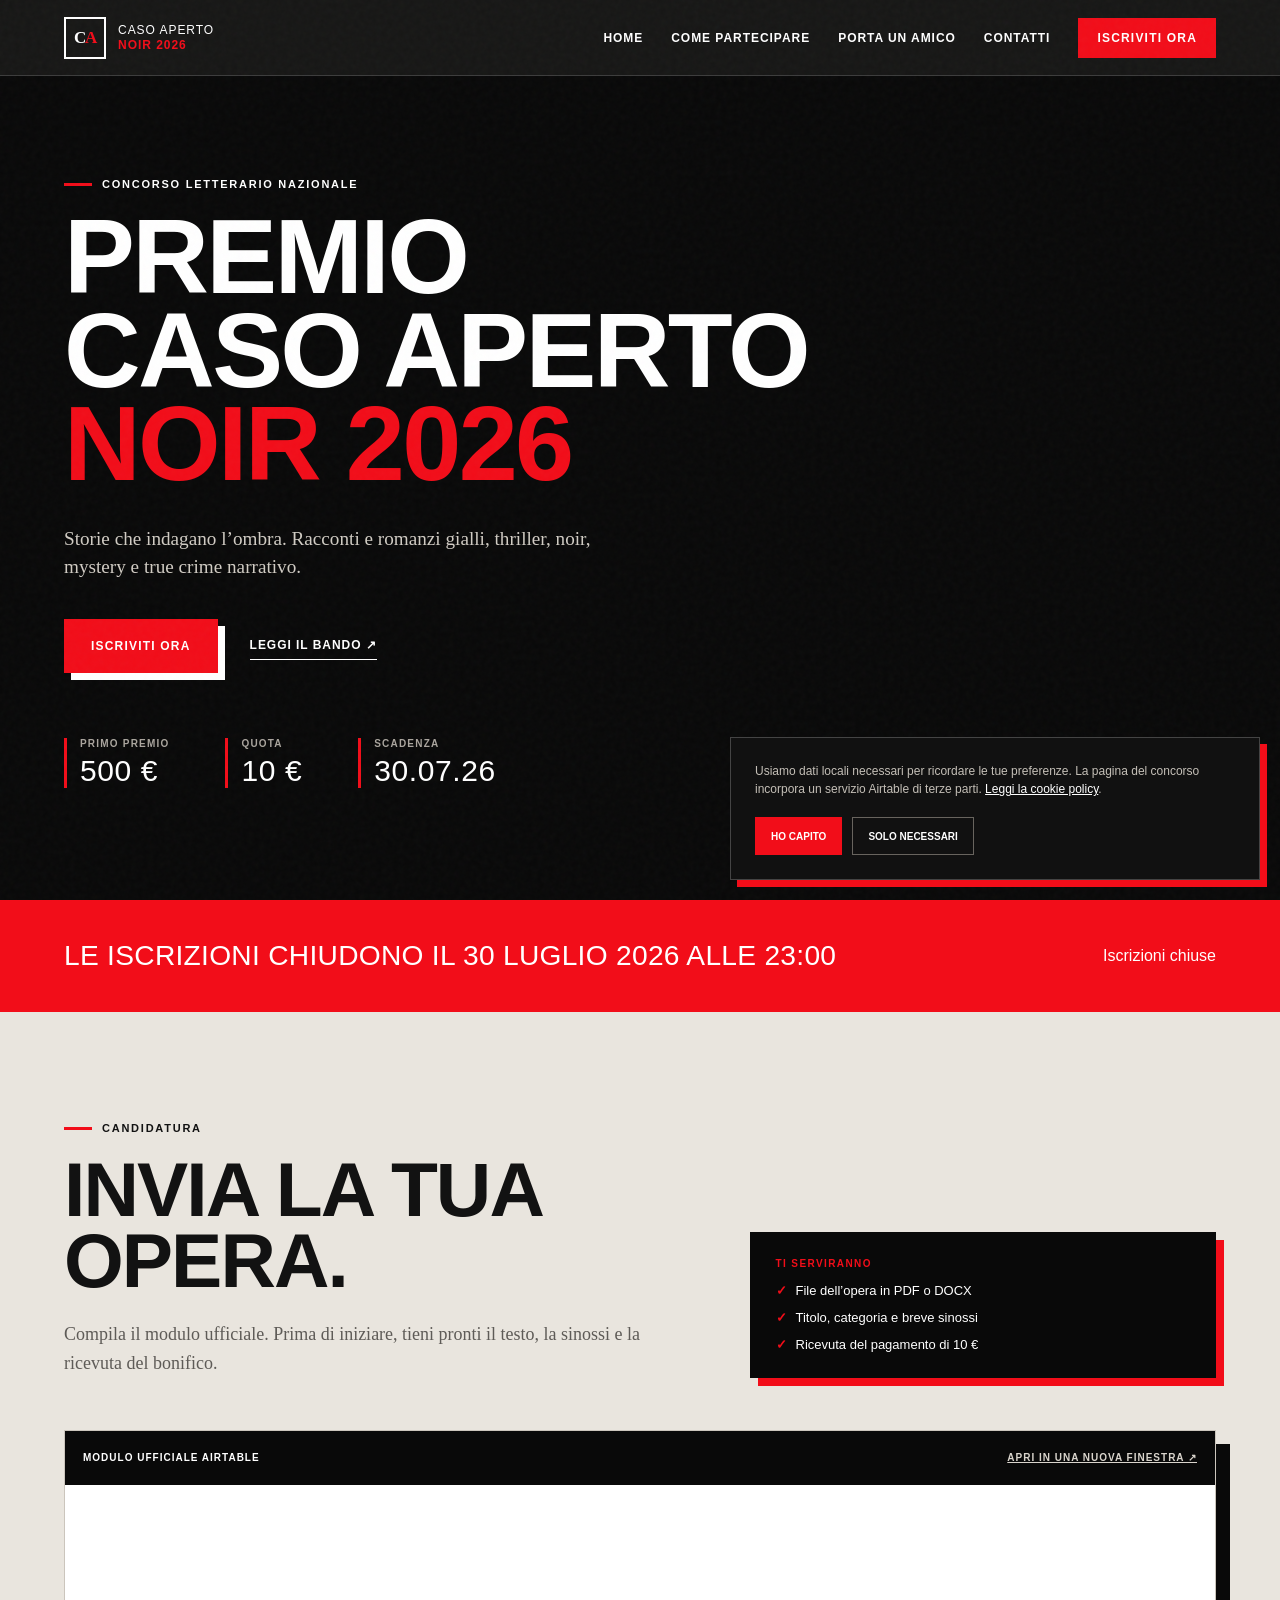
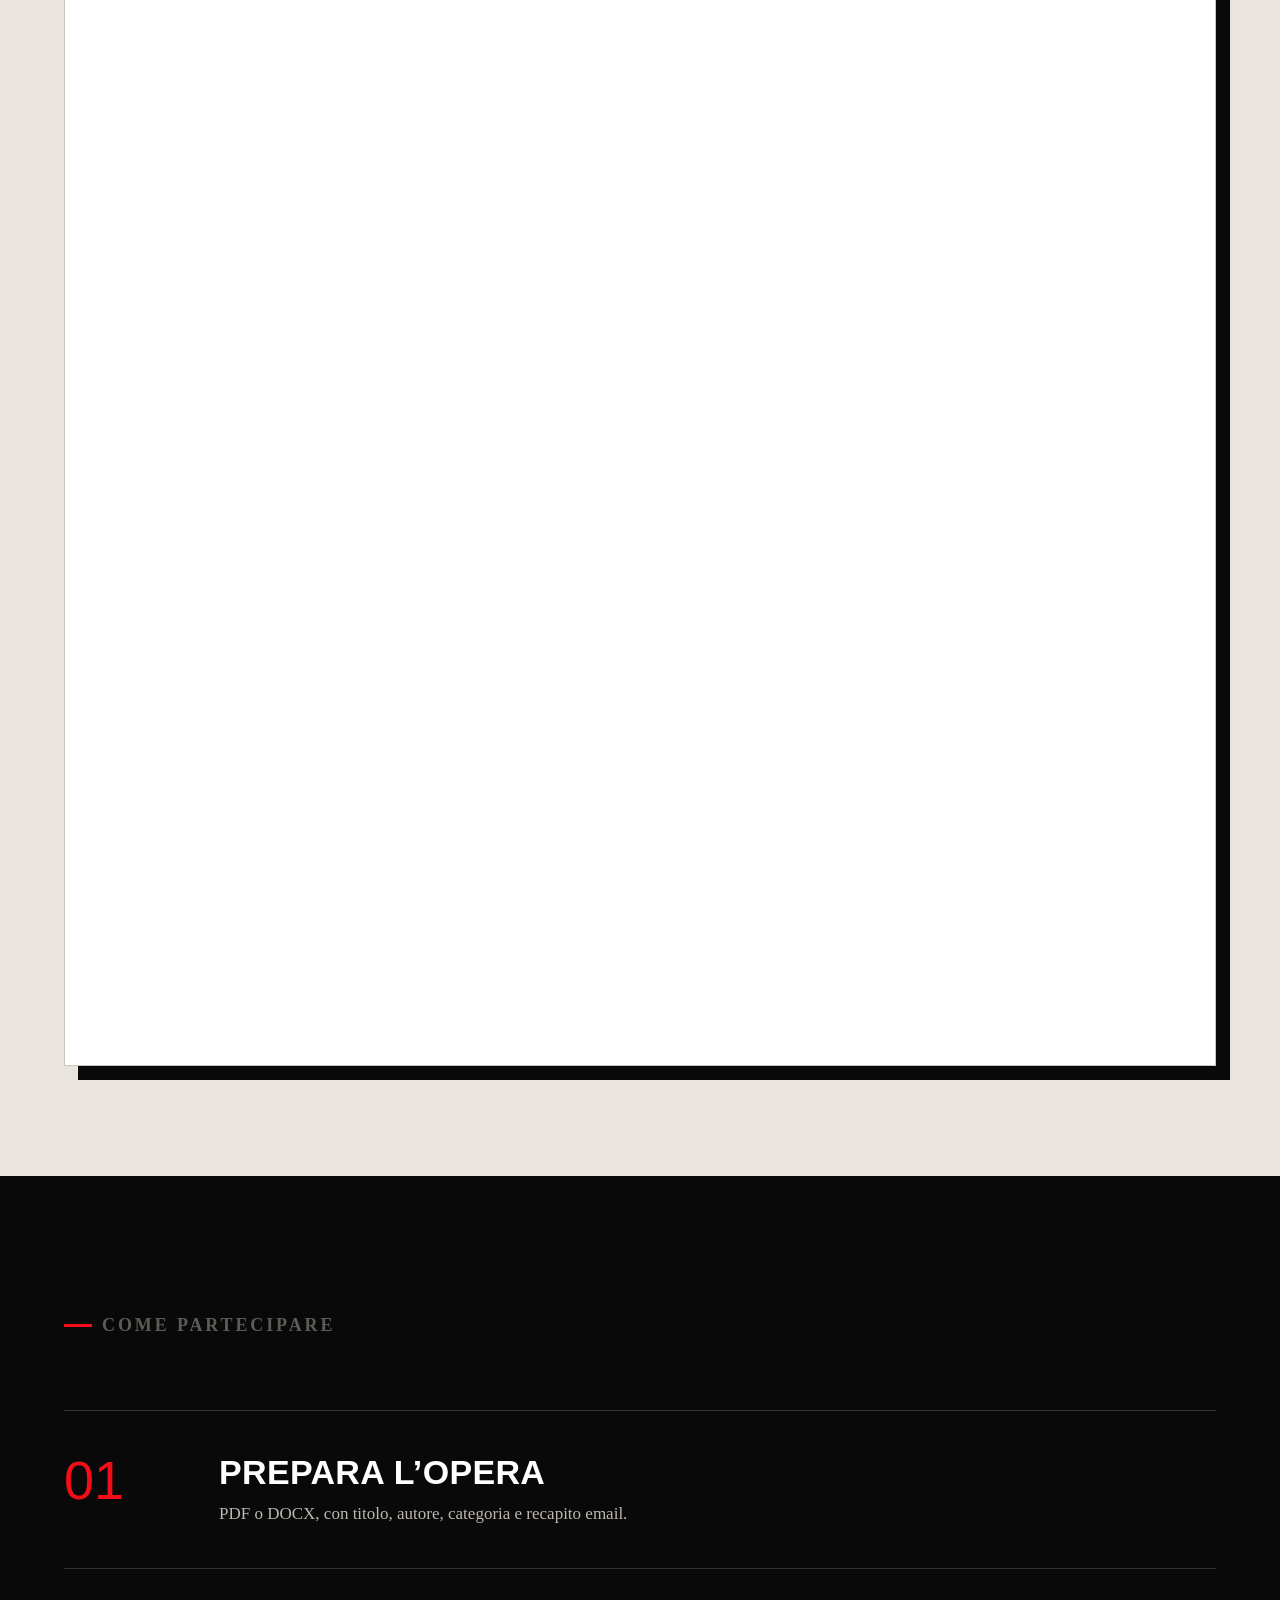
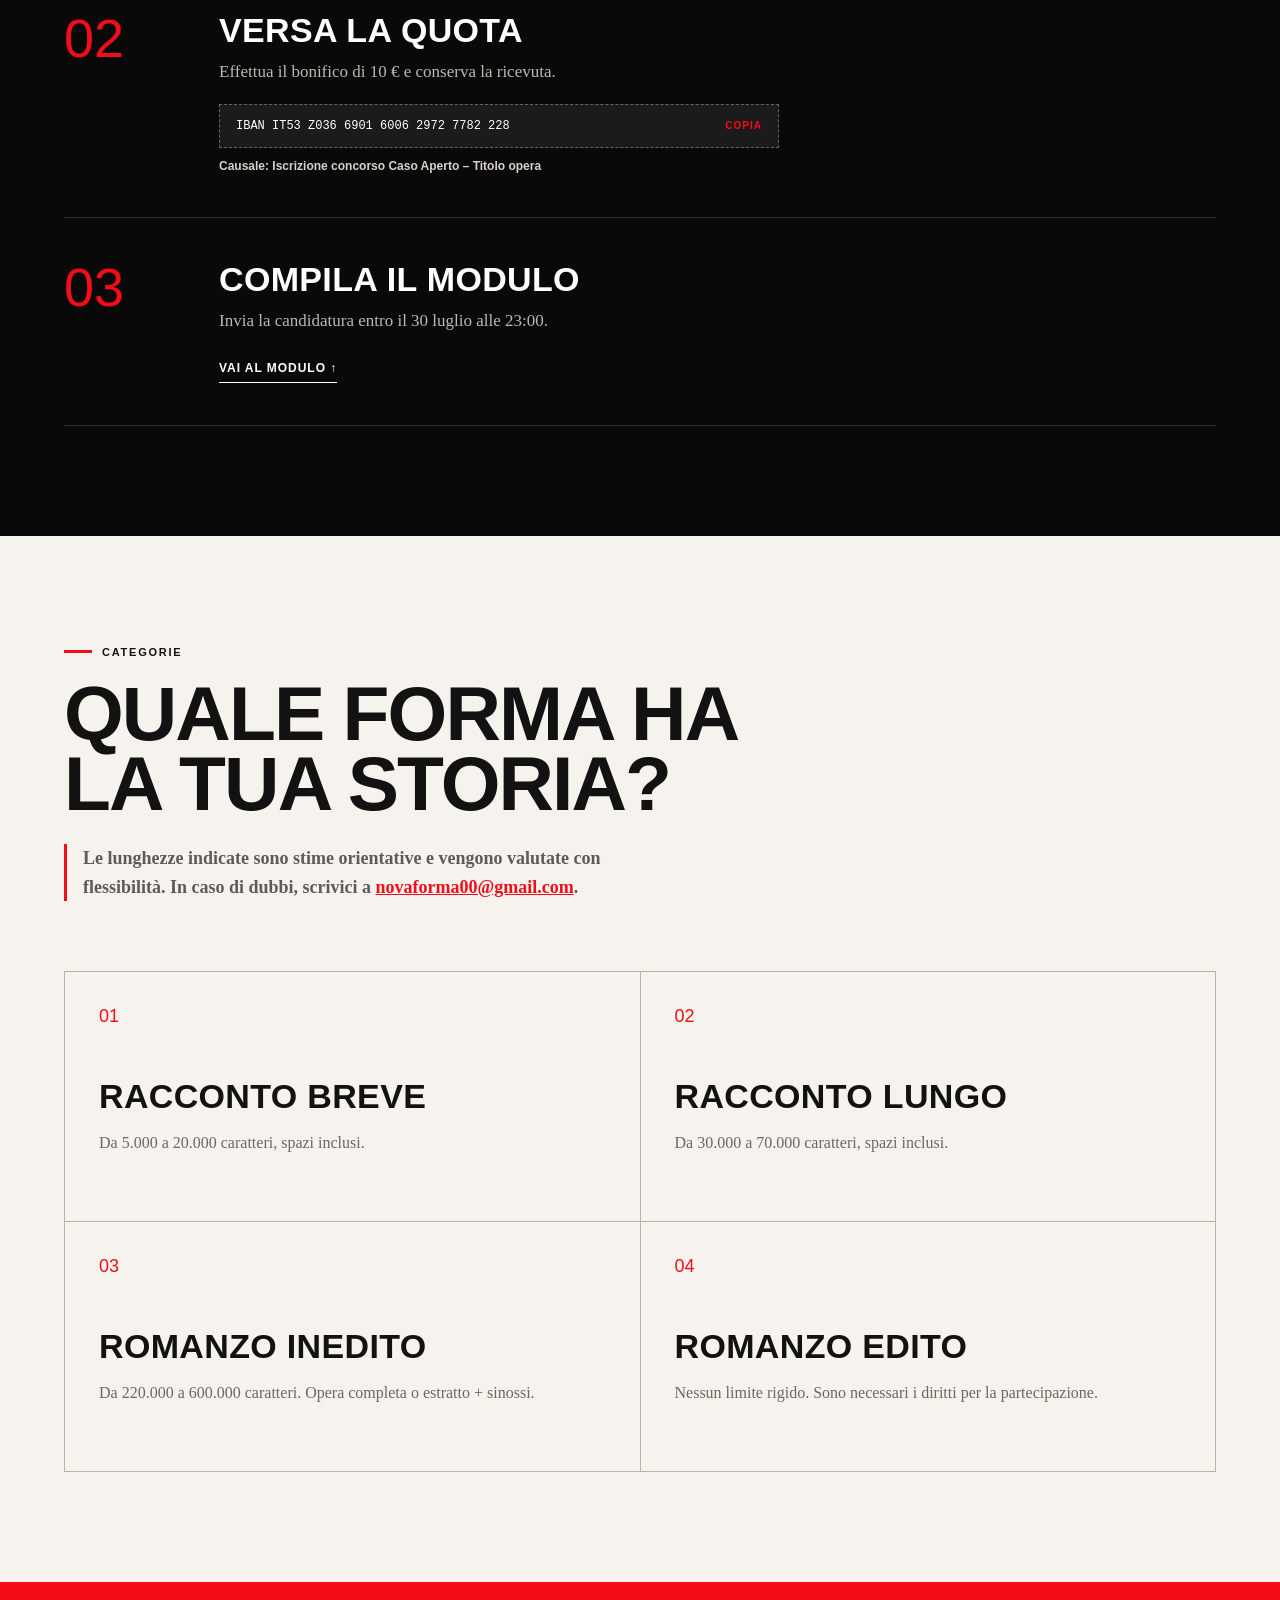
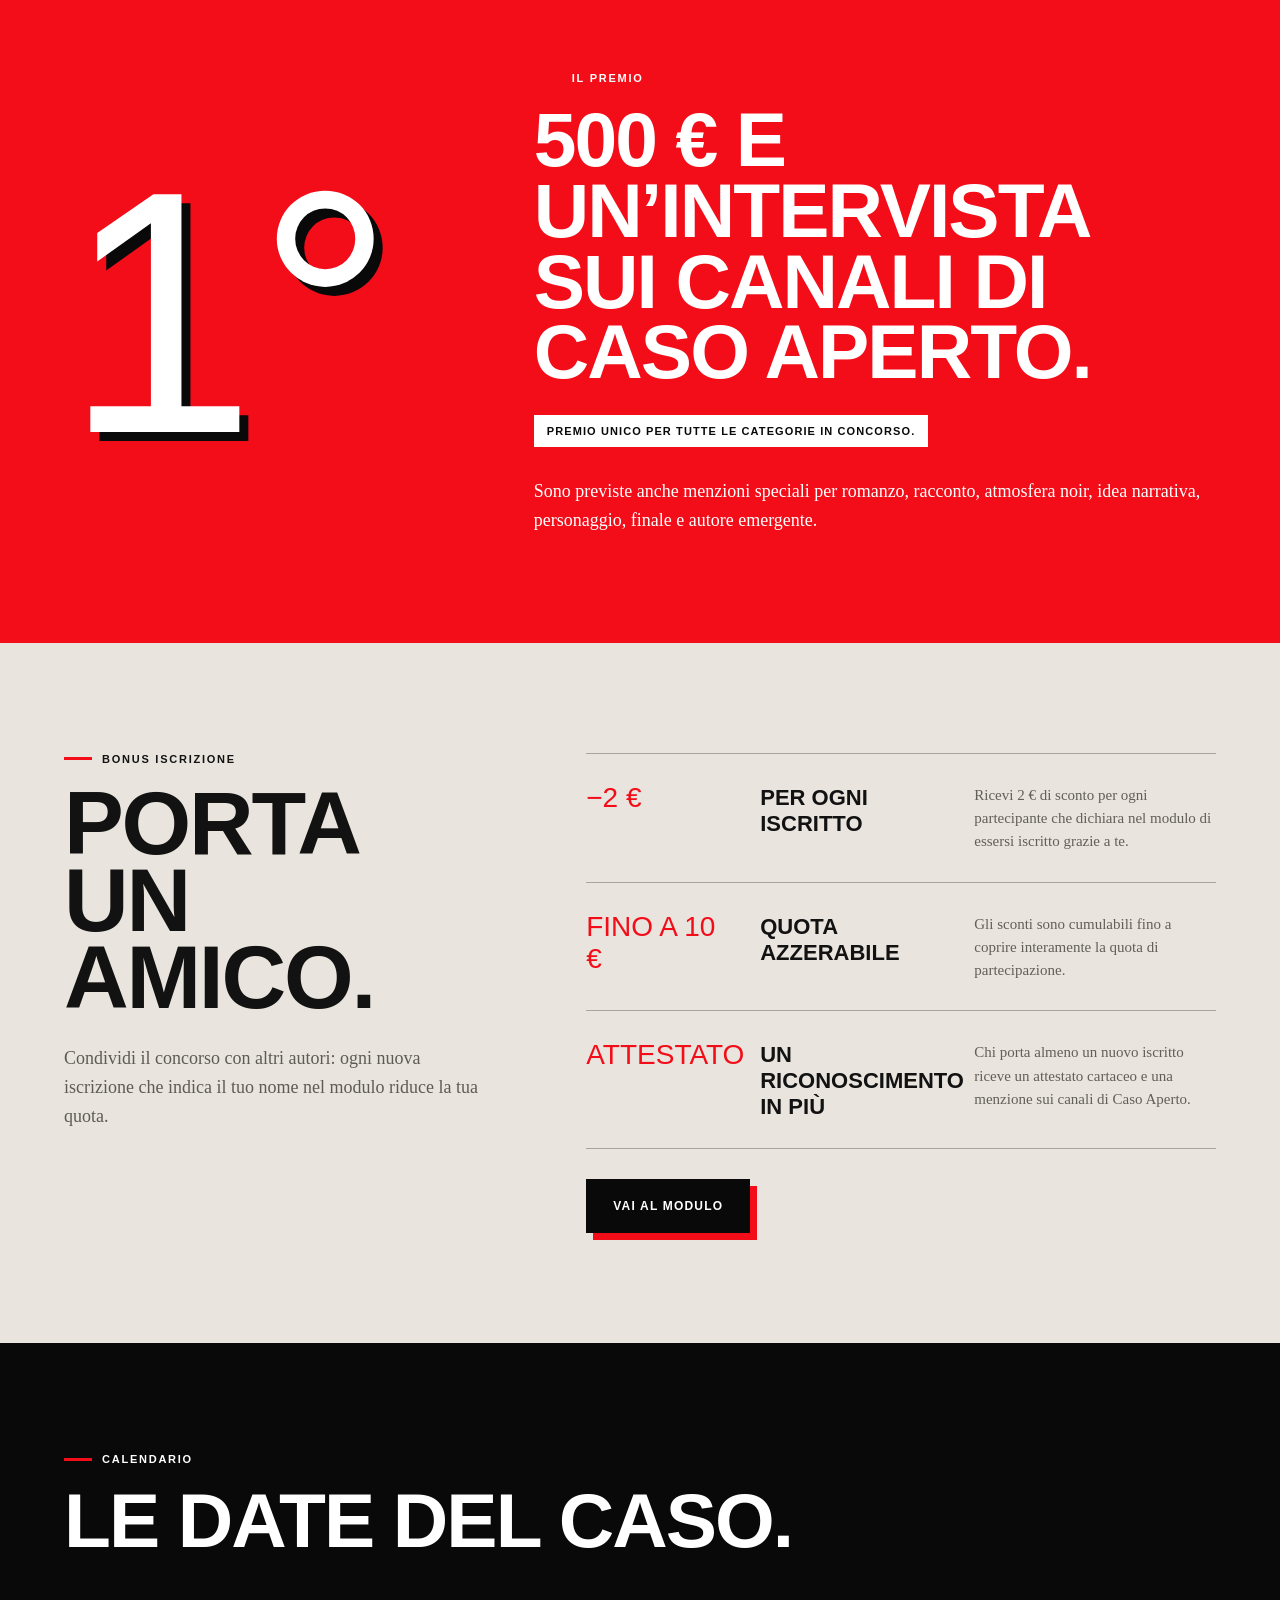
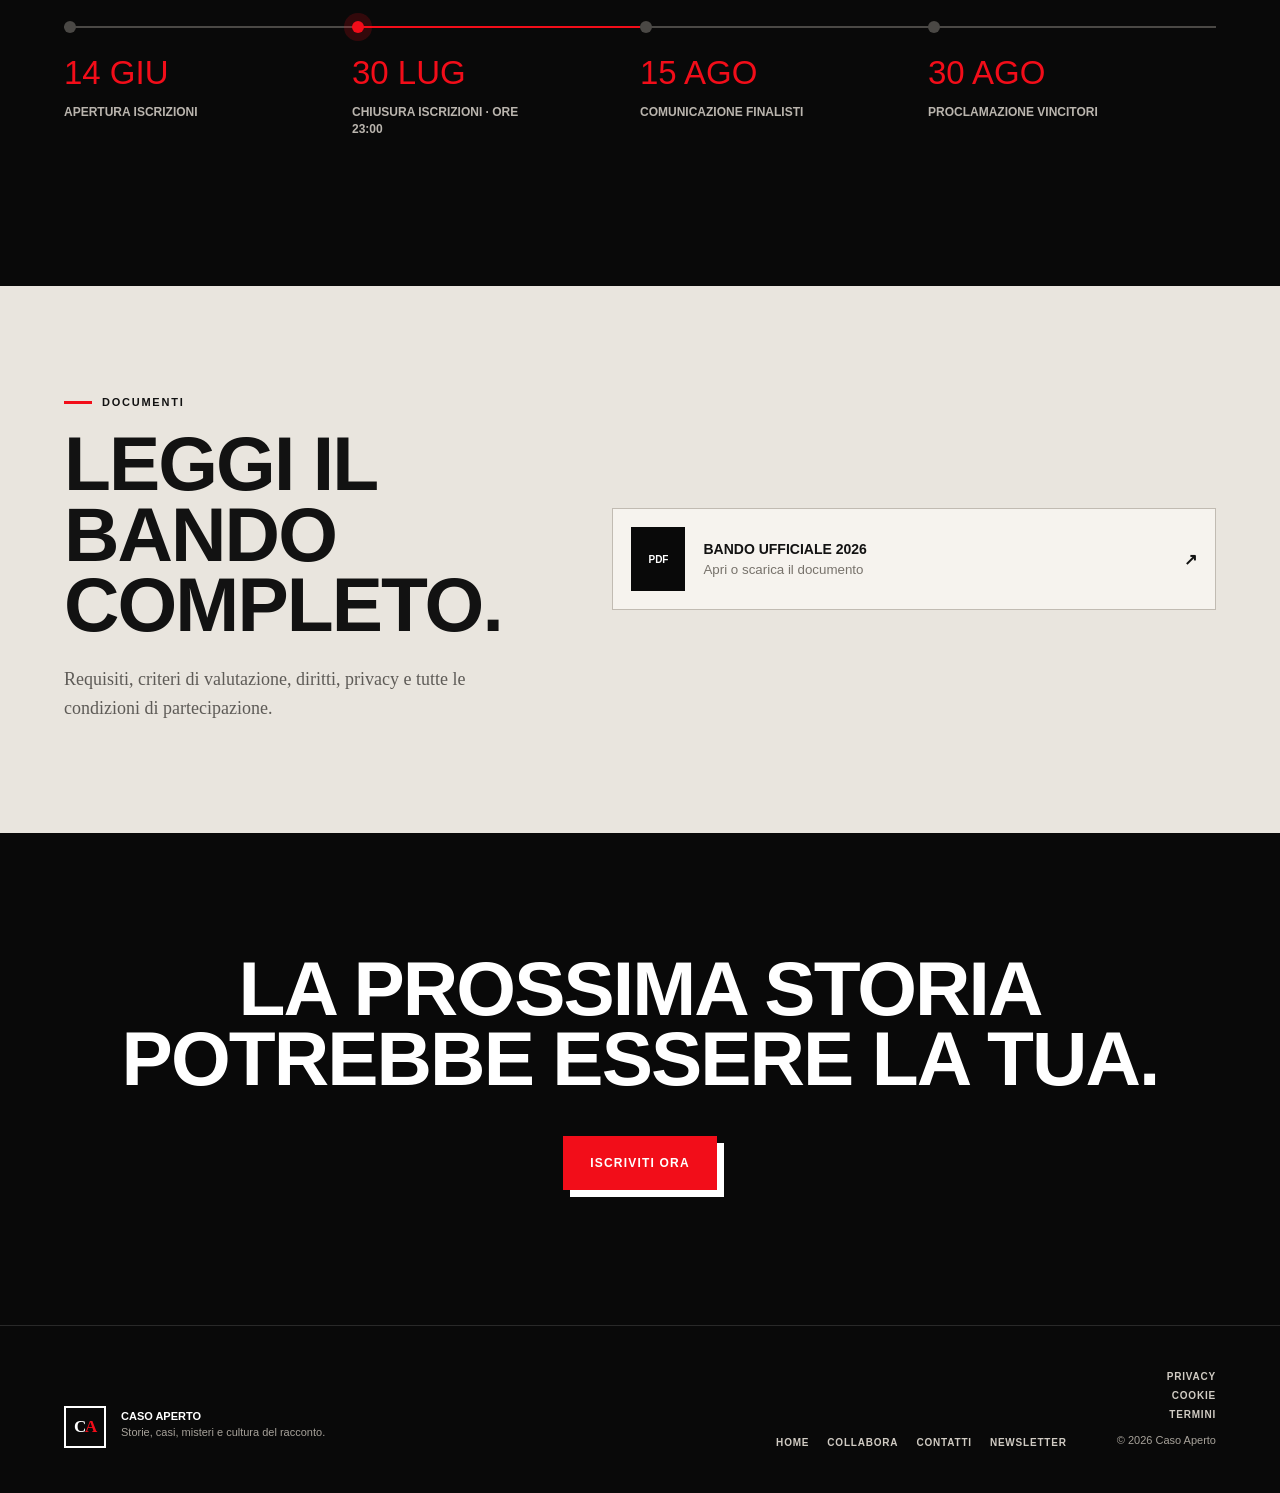
<file: premio-caso-aperto-noir-2026.html>
<!doctype html>
<html lang="it">
  <head>
    <meta charset="UTF-8" />
    <meta name="viewport" content="width=device-width, initial-scale=1.0" />
    <meta
      name="description"
      content="Premio Caso Aperto Noir 2026: concorso letterario per racconti e romanzi gialli, thriller, noir e true crime narrativo. Iscrizioni entro il 30 luglio 2026."
    />
    <meta name="theme-color" content="#0a0a0a" />
    <title>Premio Caso Aperto Noir 2026 | Caso Aperto</title>
    <link rel="stylesheet" href="styles.css" />
    <script src="script.js?v=20260619-2" defer></script>
  </head>
  <body class="contest-page">
    <a class="skip-link" href="#iscrizione">Vai al modulo di iscrizione</a>

    <header class="site-header">
      <a class="brand" href="index.html" aria-label="Caso Aperto, homepage">
        <span class="brand-mark"><span>C</span><span>A</span></span>
        <span>Caso Aperto <strong>Noir 2026</strong></span>
      </a>
      <nav aria-label="Navigazione principale">
        <a href="index.html">Home</a>
        <a href="#come-funziona">Come partecipare</a>
        <a href="#porta-un-amico">Porta un amico</a>
        <a href="contatti.html">Contatti</a>
        <a class="button button-small" href="#iscrizione">Iscriviti ora</a>
      </nav>
    </header>

    <main id="top">
      <section class="hero">
        <div class="hero-content">
          <p class="eyebrow"><span></span> Concorso letterario nazionale</p>
          <h1>Premio<br />Caso Aperto<br /><em>Noir 2026</em></h1>
          <p class="hero-copy">
            Storie che indagano l’ombra. Racconti e romanzi gialli, thriller, noir,
            mystery e true crime narrativo.
          </p>

          <div class="hero-actions">
            <a class="button button-primary" href="#iscrizione">Iscriviti ora</a>
            <a class="text-link" href="assets/bando-premio-caso-aperto-noir-2026.pdf" target="_blank">
              Leggi il bando <span aria-hidden="true">↗</span>
            </a>
          </div>

          <dl class="hero-facts">
            <div>
              <dt>Primo premio</dt>
              <dd>500 €</dd>
            </div>
            <div>
              <dt>Quota</dt>
              <dd>10 €</dd>
            </div>
            <div>
              <dt>Scadenza</dt>
              <dd>30.07.26</dd>
            </div>
          </dl>
        </div>

      </section>

      <section class="deadline-bar" aria-label="Tempo rimanente">
        <p>Le iscrizioni chiudono il 30 luglio 2026 alle 23:00</p>
        <div class="countdown" id="countdown" aria-live="polite">
          <span><strong id="days">--</strong> giorni</span>
          <span><strong id="hours">--</strong> ore</span>
        </div>
      </section>

      <section class="form-section" id="iscrizione">
        <div class="section-intro">
          <p class="eyebrow"><span></span> Candidatura</p>
          <h2>Invia la tua opera.</h2>
          <p>
            Compila il modulo ufficiale. Prima di iniziare, tieni pronti il testo,
            la sinossi e la ricevuta del bonifico.
          </p>
        </div>

        <aside class="form-checklist" aria-label="Cosa serve per iscriversi">
          <p>Ti serviranno</p>
          <ul>
            <li>File dell’opera in PDF o DOCX</li>
            <li>Titolo, categoria e breve sinossi</li>
            <li>Ricevuta del pagamento di 10 €</li>
          </ul>
        </aside>

        <div class="form-shell">
          <div class="form-heading">
            <span>Modulo ufficiale Airtable</span>
            <a
              href="https://airtable.com/appxxgBaWMn27x003/pagxxU88NvjJ9pdsa/form"
              target="_blank"
              rel="noopener noreferrer"
            >
              Apri in una nuova finestra ↗
            </a>
          </div>
          <iframe
            class="airtable-embed"
            src="https://airtable.com/embed/appxxgBaWMn27x003/pagxxU88NvjJ9pdsa/form"
            title="Modulo di iscrizione al Premio Caso Aperto Noir 2026"
            loading="eager"
            frameborder="0"
          ></iframe>
          <noscript>
            <p class="form-fallback">
              Per compilare il modulo è necessario JavaScript.
              <a href="https://airtable.com/appxxgBaWMn27x003/pagxxU88NvjJ9pdsa/form">
                Apri il modulo su Airtable
              </a>
            </p>
          </noscript>
        </div>
      </section>

      <section class="steps-section" id="come-funziona">
        <div class="section-intro section-intro-light">
          <p class="eyebrow"><span></span> Come partecipare</p>
        </div>

        <ol class="steps">
          <li>
            <span class="step-number">01</span>
            <div>
              <h3>Prepara l’opera</h3>
              <p>PDF o DOCX, con titolo, autore, categoria e recapito email.</p>
            </div>
          </li>
          <li>
            <span class="step-number">02</span>
            <div>
              <h3>Versa la quota</h3>
              <p>Effettua il bonifico di 10 € e conserva la ricevuta.</p>
              <button class="copy-button" type="button" data-copy="IT53Z0366901600629727782228">
                <span>IBAN IT53 Z036 6901 6006 2972 7782 228</span>
                <strong>Copia</strong>
              </button>
              <small>Causale: Iscrizione concorso Caso Aperto – Titolo opera</small>
            </div>
          </li>
          <li>
            <span class="step-number">03</span>
            <div>
              <h3>Compila il modulo</h3>
              <p>Invia la candidatura entro il 30 luglio alle 23:00.</p>
              <a class="text-link light-link" href="#iscrizione">Vai al modulo ↑</a>
            </div>
          </li>
        </ol>
      </section>

      <section class="categories-section">
        <div class="section-intro">
          <p class="eyebrow"><span></span> Categorie</p>
          <h2>Quale forma ha<br />la tua storia?</h2>
          <p class="categories-note">
            Le lunghezze indicate sono stime orientative e vengono valutate con
            flessibilità. In caso di dubbi, scrivici a
            <a href="mailto:novaforma00@gmail.com">novaforma00@gmail.com</a>.
          </p>
        </div>

        <div class="category-grid">
          <article>
            <span>01</span>
            <h3>Racconto breve</h3>
            <p>Da 5.000 a 20.000 caratteri, spazi inclusi.</p>
          </article>
          <article>
            <span>02</span>
            <h3>Racconto lungo</h3>
            <p>Da 30.000 a 70.000 caratteri, spazi inclusi.</p>
          </article>
          <article>
            <span>03</span>
            <h3>Romanzo inedito</h3>
            <p>Da 220.000 a 600.000 caratteri. Opera completa o estratto + sinossi.</p>
          </article>
          <article>
            <span>04</span>
            <h3>Romanzo edito</h3>
            <p>Nessun limite rigido. Sono necessari i diritti per la partecipazione.</p>
          </article>
        </div>
      </section>

      <section class="prize-section">
        <div class="prize-stamp" aria-hidden="true">1°</div>
        <div>
          <p class="eyebrow"><span></span> Il premio</p>
          <h2>500 € e un’intervista sui canali di Caso Aperto.</h2>
          <p class="prize-note">Premio unico per tutte le categorie in concorso.</p>
          <p>
            Sono previste anche menzioni speciali per romanzo, racconto, atmosfera
            noir, idea narrativa, personaggio, finale e autore emergente.
          </p>
        </div>
      </section>

      <section class="friend-section" id="porta-un-amico">
        <div class="friend-heading">
          <p class="eyebrow"><span></span> Bonus iscrizione</p>
          <h2>Porta<br />un amico.</h2>
          <p>
            Condividi il concorso con altri autori: ogni nuova iscrizione che indica
            il tuo nome nel modulo riduce la tua quota.
          </p>
        </div>

        <div class="friend-details">
          <article>
            <span class="friend-value">−2 €</span>
            <h3>Per ogni iscritto</h3>
            <p>
              Ricevi 2 € di sconto per ogni partecipante che dichiara nel modulo di
              essersi iscritto grazie a te.
            </p>
          </article>
          <article>
            <span class="friend-value">Fino a 10 €</span>
            <h3>Quota azzerabile</h3>
            <p>
              Gli sconti sono cumulabili fino a coprire interamente la quota di
              partecipazione.
            </p>
          </article>
          <article>
            <span class="friend-value">Attestato</span>
            <h3>Un riconoscimento in più</h3>
            <p>
              Chi porta almeno un nuovo iscritto riceve un attestato cartaceo e una
              menzione sui canali di Caso Aperto.
            </p>
          </article>
          <a class="button button-friend" href="#iscrizione">Vai al modulo</a>
        </div>
      </section>

      <section class="dates-section">
        <div class="section-intro section-intro-light">
          <p class="eyebrow"><span></span> Calendario</p>
          <h2>Le date del caso.</h2>
        </div>
        <div class="timeline">
          <div><span>14 GIU</span><p>Apertura iscrizioni</p></div>
          <div class="active"><span>30 LUG</span><p>Chiusura iscrizioni · ore 23:00</p></div>
          <div><span>15 AGO</span><p>Comunicazione finalisti</p></div>
          <div><span>30 AGO</span><p>Proclamazione vincitori</p></div>
        </div>
      </section>

      <section class="bando-section" id="bando">
        <div>
          <p class="eyebrow"><span></span> Documenti</p>
          <h2>Leggi il bando completo.</h2>
          <p>
            Requisiti, criteri di valutazione, diritti, privacy e tutte le condizioni
            di partecipazione.
          </p>
        </div>
        <div class="document-actions">
          <a
            class="document-card"
            href="assets/bando-premio-caso-aperto-noir-2026.pdf"
            target="_blank"
          >
            <span class="document-icon">PDF</span>
            <span><strong>Bando ufficiale 2026</strong><small>Apri o scarica il documento</small></span>
            <b aria-hidden="true">↗</b>
          </a>
        </div>
      </section>

      <section class="final-cta">
        <h2>La prossima storia<br />potrebbe essere la tua.</h2>
        <a class="button button-primary" href="#iscrizione">Iscriviti ora</a>
      </section>
    </main>

    <footer class="site-footer">
      <div class="footer-brand">
        <span class="brand-mark"><span>C</span><span>A</span></span>
        <p>
          <strong>Caso Aperto</strong><br />
          Storie, casi, misteri e cultura del racconto.
        </p>
      </div>
      <div class="footer-links">
        <a href="index.html">Home</a>
        <a href="collabora.html">Collabora</a>
        <a href="contatti.html">Contatti</a>
        <button type="button" data-open-newsletter>Newsletter</button>
      </div>
      <div class="footer-legal">
        <a href="privacy.html">Privacy</a>
        <a href="cookie.html">Cookie</a>
        <a href="termini.html">Termini</a>
        <p>© 2026 Caso Aperto</p>
      </div>
    </footer>

    <a class="mobile-cta" href="#iscrizione">Iscriviti ora <span>→</span></a>
  </body>
</html>
</file>
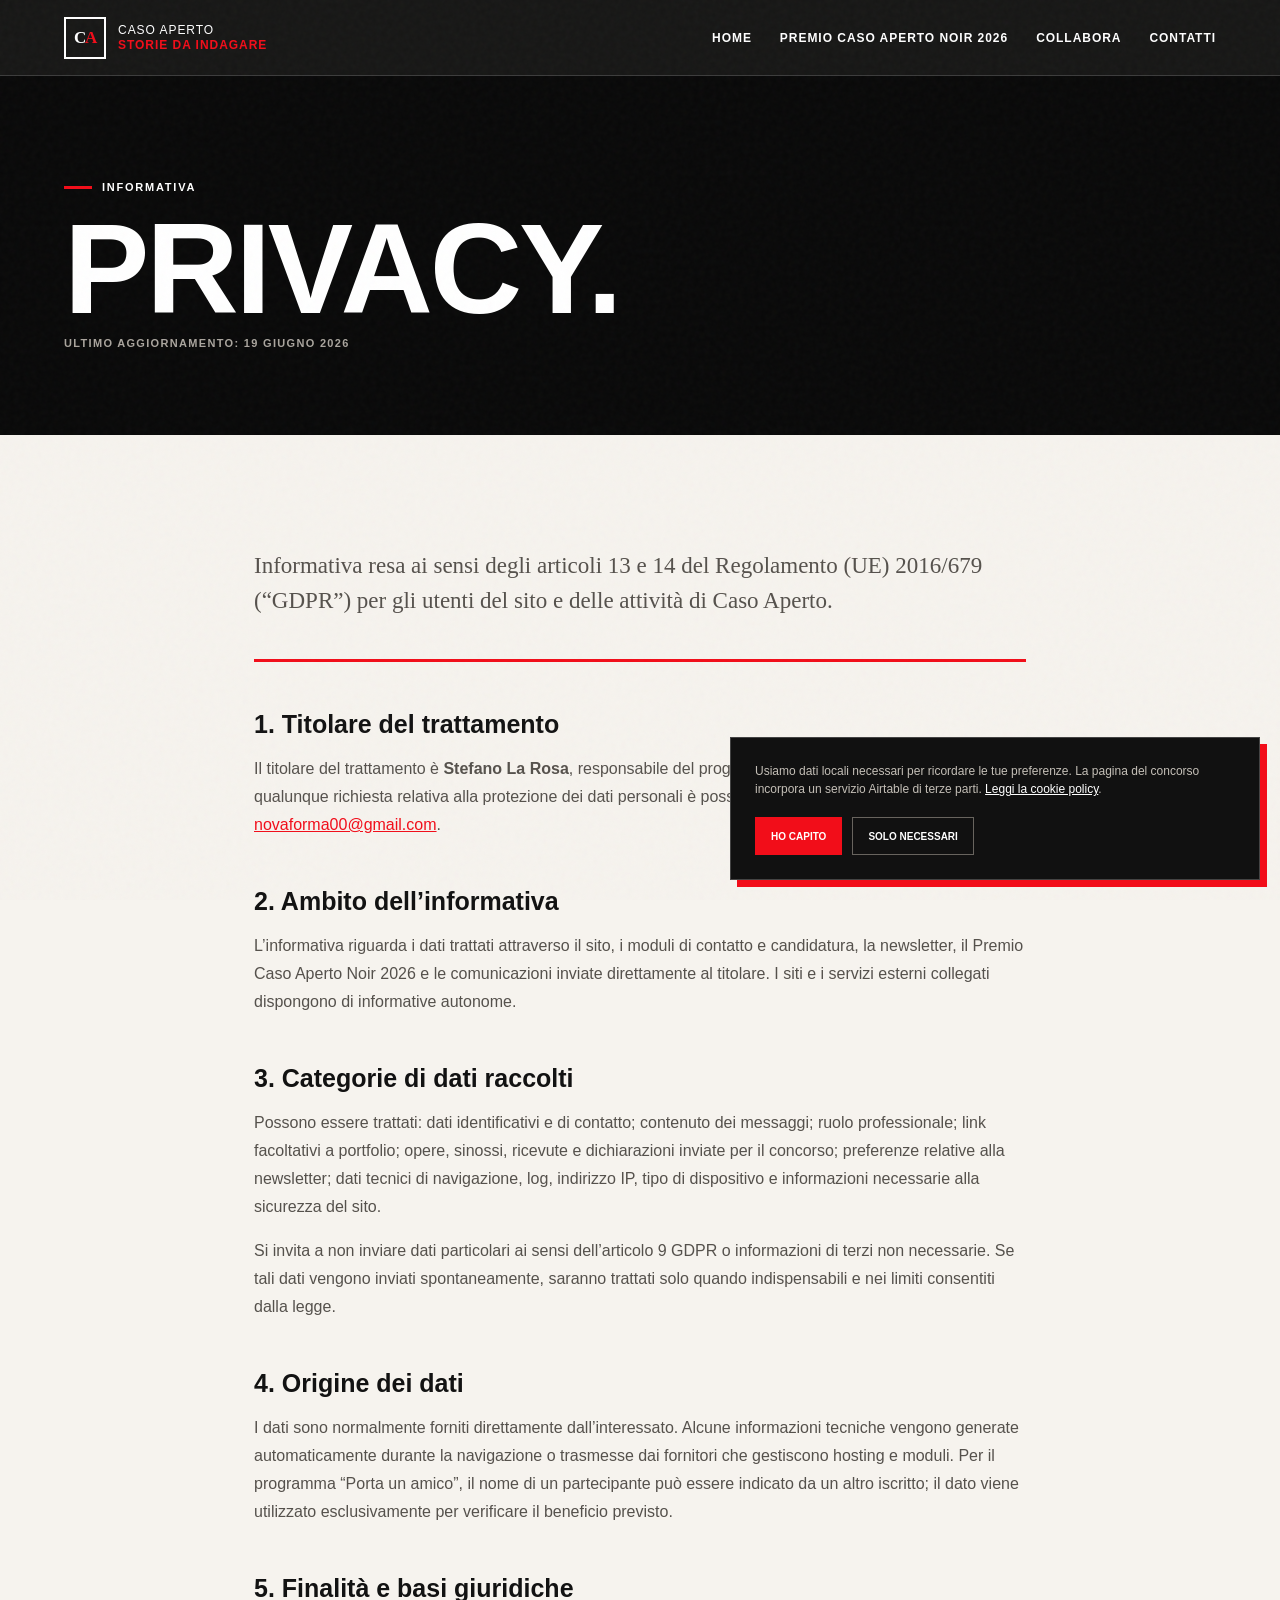
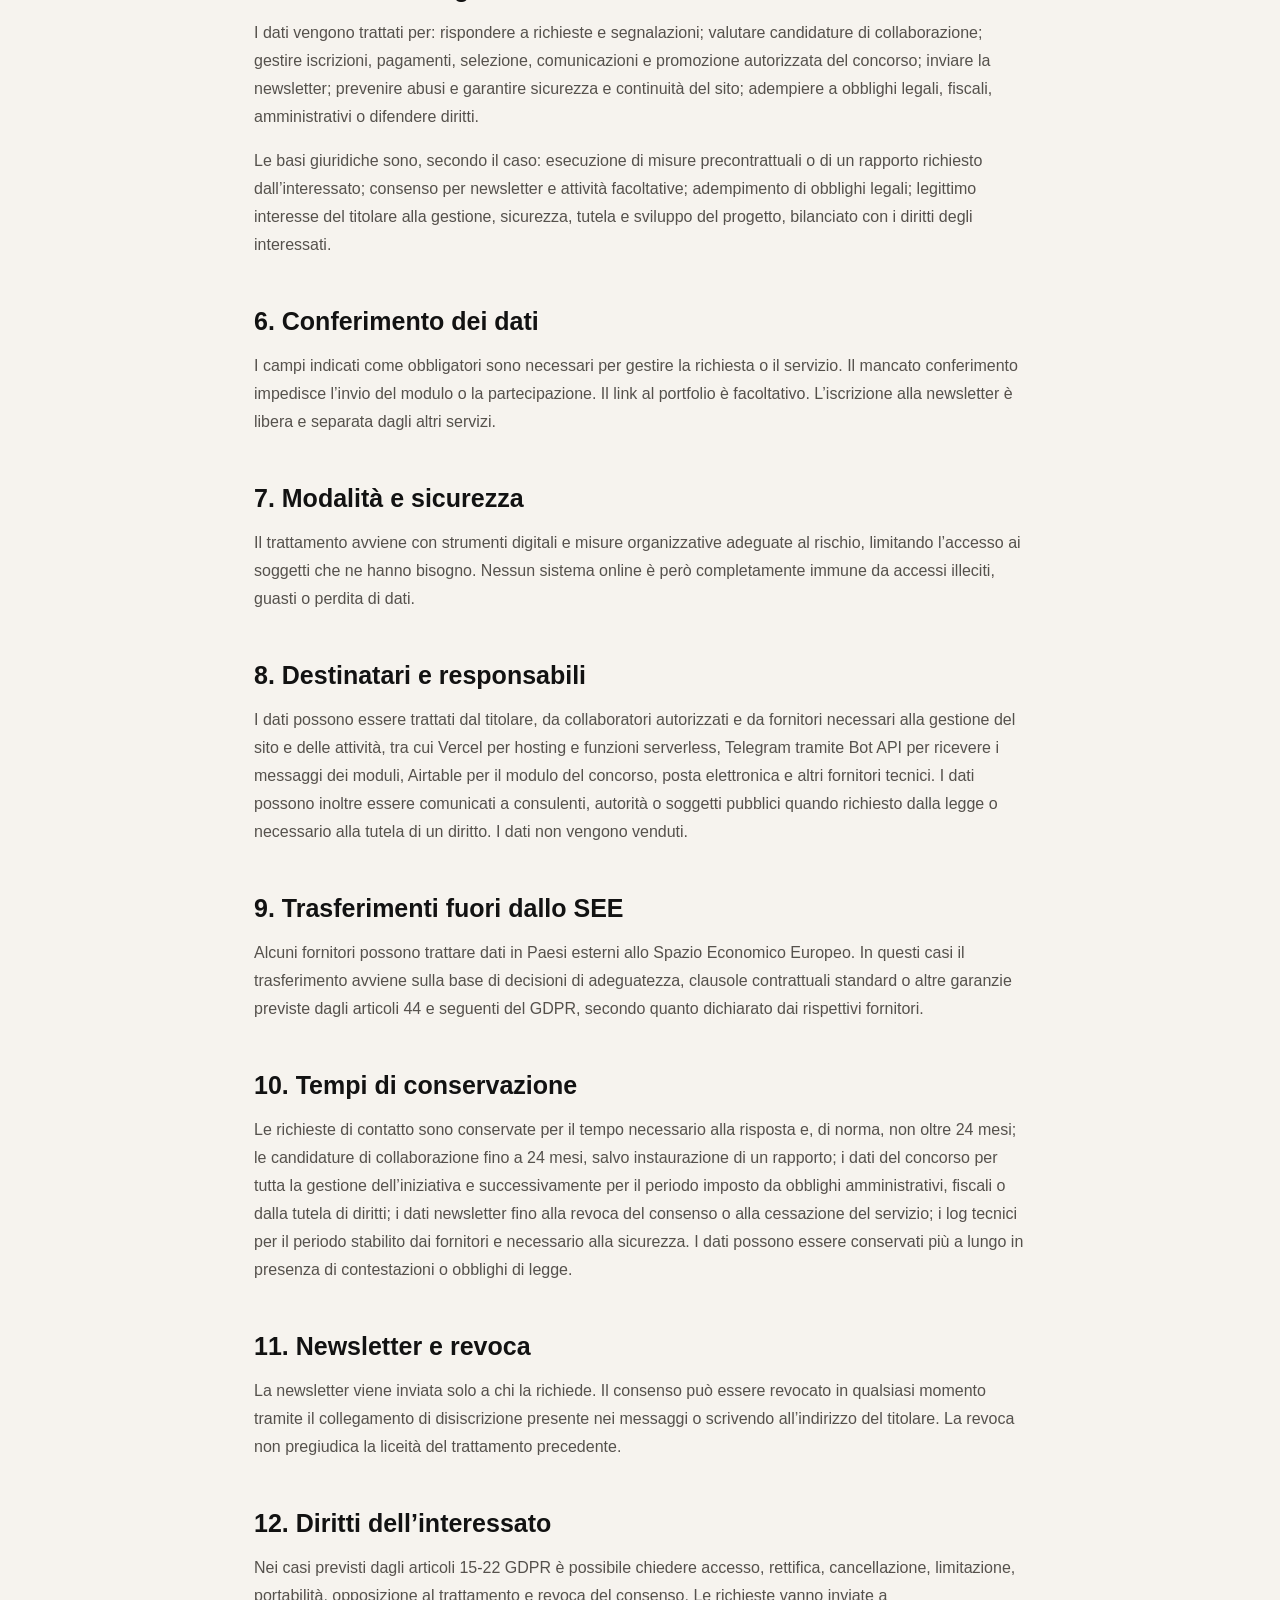
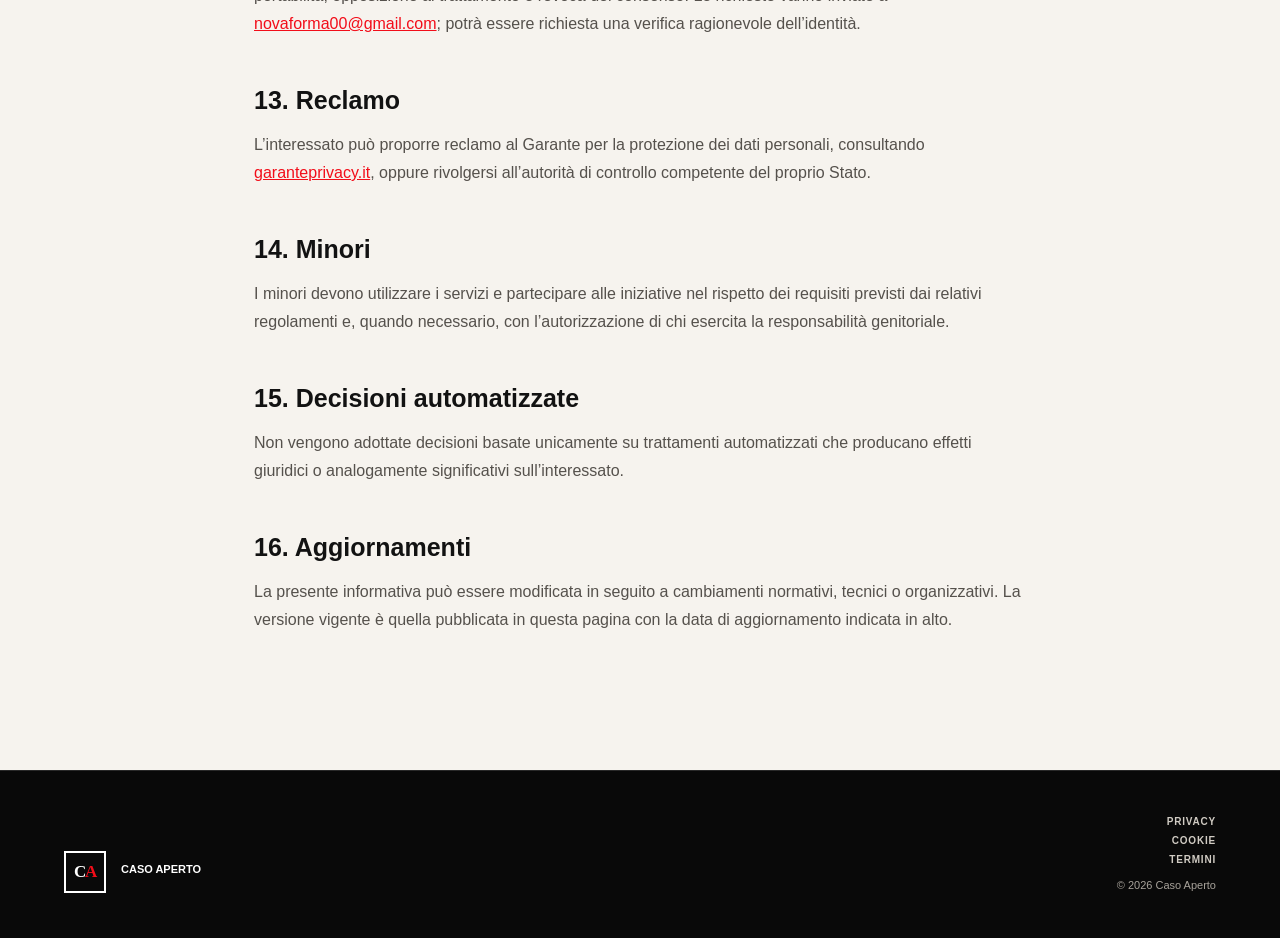
<file: privacy.html>
<!doctype html>
<html lang="it">
  <head>
    <meta charset="UTF-8" />
    <meta name="viewport" content="width=device-width, initial-scale=1.0" />
    <meta name="description" content="Informativa privacy di Caso Aperto." />
    <meta name="theme-color" content="#090909" />
    <title>Privacy policy | Caso Aperto</title>
    <link rel="stylesheet" href="styles.css" />
    <script src="script.js?v=20260619-2" defer></script>
  </head>
  <body class="site-page legal-page">
    <header class="site-header">
      <a class="brand" href="index.html"><span class="brand-mark"><span>C</span><span>A</span></span><span>Caso Aperto <strong>Storie da indagare</strong></span></a>
      <nav aria-label="Navigazione principale"><a href="index.html">Home</a><a href="premio-caso-aperto-noir-2026.html">Premio Caso Aperto Noir 2026</a><a href="collabora.html">Collabora</a><a href="contatti.html">Contatti</a></nav>
    </header>
    <main>
      <section class="legal-hero"><p class="eyebrow"><span></span> Informativa</p><h1>Privacy.</h1><p>Ultimo aggiornamento: 19 giugno 2026</p></section>
      <article class="legal-content">
        <p class="legal-intro">
          Informativa resa ai sensi degli articoli 13 e 14 del Regolamento (UE)
          2016/679 (“GDPR”) per gli utenti del sito e delle attività di Caso Aperto.
        </p>

        <h2>1. Titolare del trattamento</h2>
        <p>
          Il titolare del trattamento è <strong>Stefano La Rosa</strong>, responsabile
          del progetto editoriale Caso Aperto. Per qualunque richiesta relativa alla
          protezione dei dati personali è possibile scrivere a
          <a href="mailto:novaforma00@gmail.com">novaforma00@gmail.com</a>.
        </p>

        <h2>2. Ambito dell’informativa</h2>
        <p>
          L’informativa riguarda i dati trattati attraverso il sito, i moduli di
          contatto e candidatura, la newsletter, il Premio Caso Aperto Noir 2026 e
          le comunicazioni inviate direttamente al titolare. I siti e i servizi
          esterni collegati dispongono di informative autonome.
        </p>

        <h2>3. Categorie di dati raccolti</h2>
        <p>
          Possono essere trattati: dati identificativi e di contatto; contenuto dei
          messaggi; ruolo professionale; link facoltativi a portfolio; opere,
          sinossi, ricevute e dichiarazioni inviate per il concorso; preferenze
          relative alla newsletter; dati tecnici di navigazione, log, indirizzo IP,
          tipo di dispositivo e informazioni necessarie alla sicurezza del sito.
        </p>
        <p>
          Si invita a non inviare dati particolari ai sensi dell’articolo 9 GDPR o
          informazioni di terzi non necessarie. Se tali dati vengono inviati
          spontaneamente, saranno trattati solo quando indispensabili e nei limiti
          consentiti dalla legge.
        </p>

        <h2>4. Origine dei dati</h2>
        <p>
          I dati sono normalmente forniti direttamente dall’interessato. Alcune
          informazioni tecniche vengono generate automaticamente durante la
          navigazione o trasmesse dai fornitori che gestiscono hosting e moduli.
          Per il programma “Porta un amico”, il nome di un partecipante può essere
          indicato da un altro iscritto; il dato viene utilizzato esclusivamente per
          verificare il beneficio previsto.
        </p>

        <h2>5. Finalità e basi giuridiche</h2>
        <p>
          I dati vengono trattati per: rispondere a richieste e segnalazioni;
          valutare candidature di collaborazione; gestire iscrizioni, pagamenti,
          selezione, comunicazioni e promozione autorizzata del concorso; inviare la
          newsletter; prevenire abusi e garantire sicurezza e continuità del sito;
          adempiere a obblighi legali, fiscali, amministrativi o difendere diritti.
        </p>
        <p>
          Le basi giuridiche sono, secondo il caso: esecuzione di misure
          precontrattuali o di un rapporto richiesto dall’interessato; consenso per
          newsletter e attività facoltative; adempimento di obblighi legali;
          legittimo interesse del titolare alla gestione, sicurezza, tutela e
          sviluppo del progetto, bilanciato con i diritti degli interessati.
        </p>

        <h2>6. Conferimento dei dati</h2>
        <p>
          I campi indicati come obbligatori sono necessari per gestire la richiesta
          o il servizio. Il mancato conferimento impedisce l’invio del modulo o la
          partecipazione. Il link al portfolio è facoltativo. L’iscrizione alla
          newsletter è libera e separata dagli altri servizi.
        </p>

        <h2>7. Modalità e sicurezza</h2>
        <p>
          Il trattamento avviene con strumenti digitali e misure organizzative
          adeguate al rischio, limitando l’accesso ai soggetti che ne hanno bisogno.
          Nessun sistema online è però completamente immune da accessi illeciti,
          guasti o perdita di dati.
        </p>

        <h2>8. Destinatari e responsabili</h2>
        <p>
          I dati possono essere trattati dal titolare, da collaboratori autorizzati
          e da fornitori necessari alla gestione del sito e delle attività, tra cui
          Vercel per hosting e funzioni serverless, Telegram tramite Bot API per
          ricevere i messaggi dei moduli, Airtable per il modulo del concorso, posta
          elettronica e altri fornitori tecnici. I dati possono
          inoltre essere comunicati a consulenti, autorità o soggetti pubblici
          quando richiesto dalla legge o necessario alla tutela di un diritto.
          I dati non vengono venduti.
        </p>

        <h2>9. Trasferimenti fuori dallo SEE</h2>
        <p>
          Alcuni fornitori possono trattare dati in Paesi esterni allo Spazio
          Economico Europeo. In questi casi il trasferimento avviene sulla base di
          decisioni di adeguatezza, clausole contrattuali standard o altre garanzie
          previste dagli articoli 44 e seguenti del GDPR, secondo quanto dichiarato
          dai rispettivi fornitori.
        </p>

        <h2>10. Tempi di conservazione</h2>
        <p>
          Le richieste di contatto sono conservate per il tempo necessario alla
          risposta e, di norma, non oltre 24 mesi; le candidature di collaborazione
          fino a 24 mesi, salvo instaurazione di un rapporto; i dati del concorso per
          tutta la gestione dell’iniziativa e successivamente per il periodo imposto
          da obblighi amministrativi, fiscali o dalla tutela di diritti; i dati
          newsletter fino alla revoca del consenso o alla cessazione del servizio;
          i log tecnici per il periodo stabilito dai fornitori e necessario alla
          sicurezza. I dati possono essere conservati più a lungo in presenza di
          contestazioni o obblighi di legge.
        </p>

        <h2>11. Newsletter e revoca</h2>
        <p>
          La newsletter viene inviata solo a chi la richiede. Il consenso può essere
          revocato in qualsiasi momento tramite il collegamento di disiscrizione
          presente nei messaggi o scrivendo all’indirizzo del titolare. La revoca
          non pregiudica la liceità del trattamento precedente.
        </p>

        <h2>12. Diritti dell’interessato</h2>
        <p>
          Nei casi previsti dagli articoli 15-22 GDPR è possibile chiedere accesso,
          rettifica, cancellazione, limitazione, portabilità, opposizione al
          trattamento e revoca del consenso. Le richieste vanno inviate a
          <a href="mailto:novaforma00@gmail.com">novaforma00@gmail.com</a>; potrà
          essere richiesta una verifica ragionevole dell’identità.
        </p>

        <h2>13. Reclamo</h2>
        <p>
          L’interessato può proporre reclamo al Garante per la protezione dei dati
          personali, consultando
          <a href="https://www.garanteprivacy.it/" target="_blank" rel="noopener noreferrer">garanteprivacy.it</a>,
          oppure rivolgersi all’autorità di controllo competente del proprio Stato.
        </p>

        <h2>14. Minori</h2>
        <p>
          I minori devono utilizzare i servizi e partecipare alle iniziative nel
          rispetto dei requisiti previsti dai relativi regolamenti e, quando
          necessario, con l’autorizzazione di chi esercita la responsabilità
          genitoriale.
        </p>

        <h2>15. Decisioni automatizzate</h2>
        <p>
          Non vengono adottate decisioni basate unicamente su trattamenti
          automatizzati che producano effetti giuridici o analogamente significativi
          sull’interessato.
        </p>

        <h2>16. Aggiornamenti</h2>
        <p>
          La presente informativa può essere modificata in seguito a cambiamenti
          normativi, tecnici o organizzativi. La versione vigente è quella
          pubblicata in questa pagina con la data di aggiornamento indicata in alto.
        </p>
      </article>
    </main>
    <footer class="site-footer compact-footer"><div class="footer-brand"><span class="brand-mark"><span>C</span><span>A</span></span><p><strong>Caso Aperto</strong></p></div><div class="footer-legal"><a href="privacy.html">Privacy</a><a href="cookie.html">Cookie</a><a href="termini.html">Termini</a><p>© 2026 Caso Aperto</p></div></footer>
  </body>
</html>
</file>
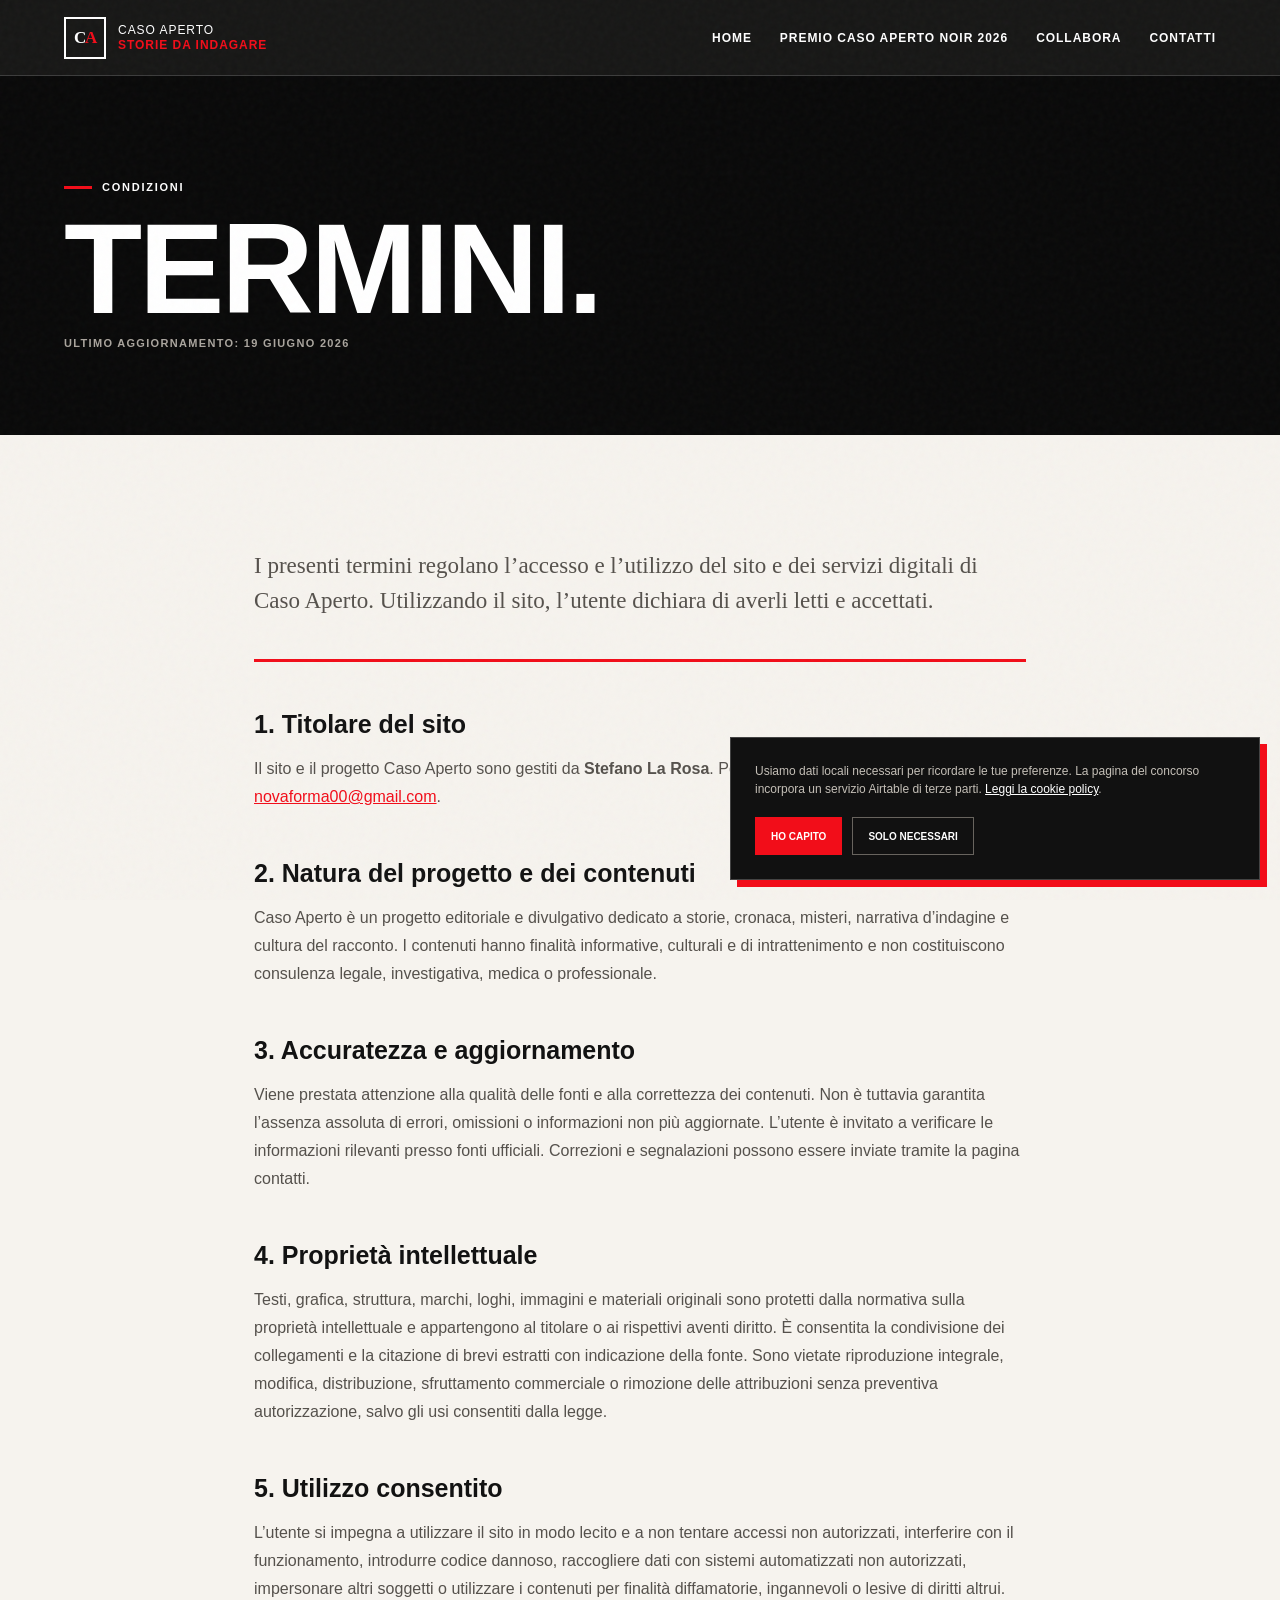
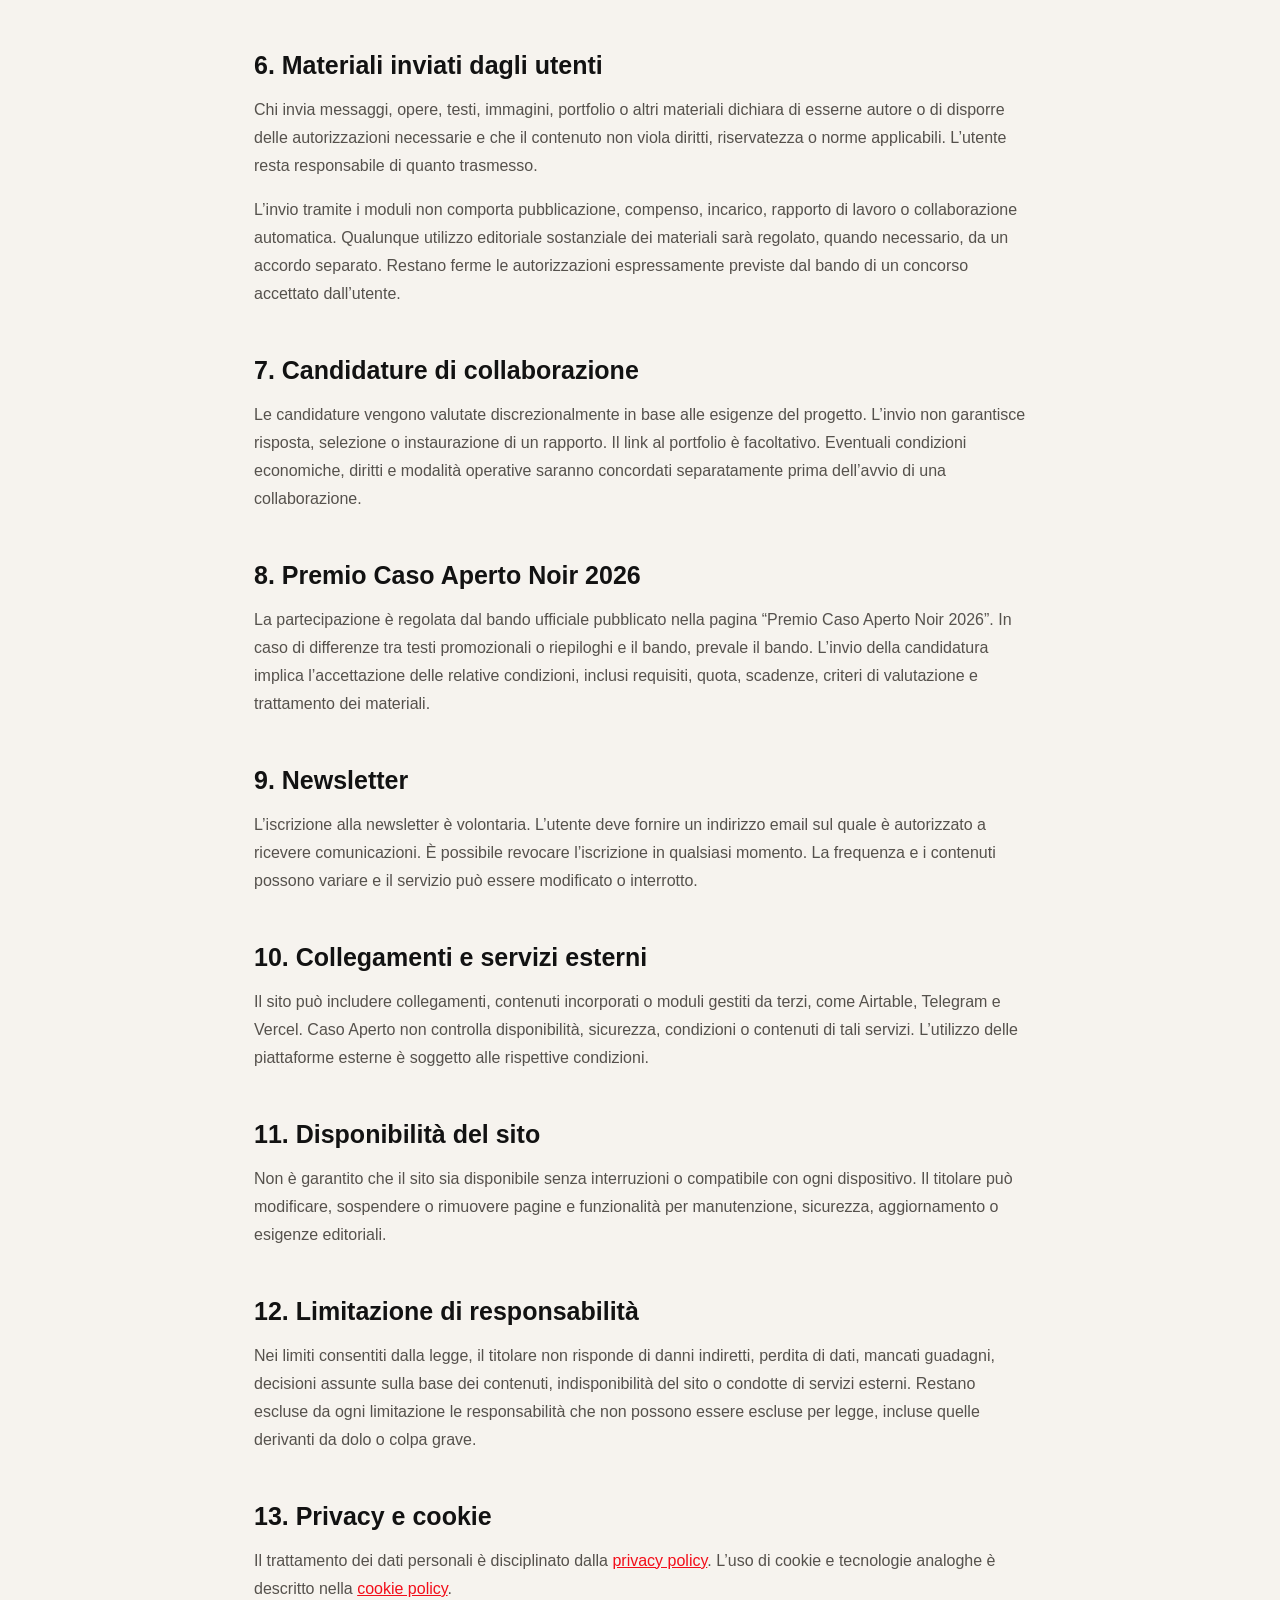
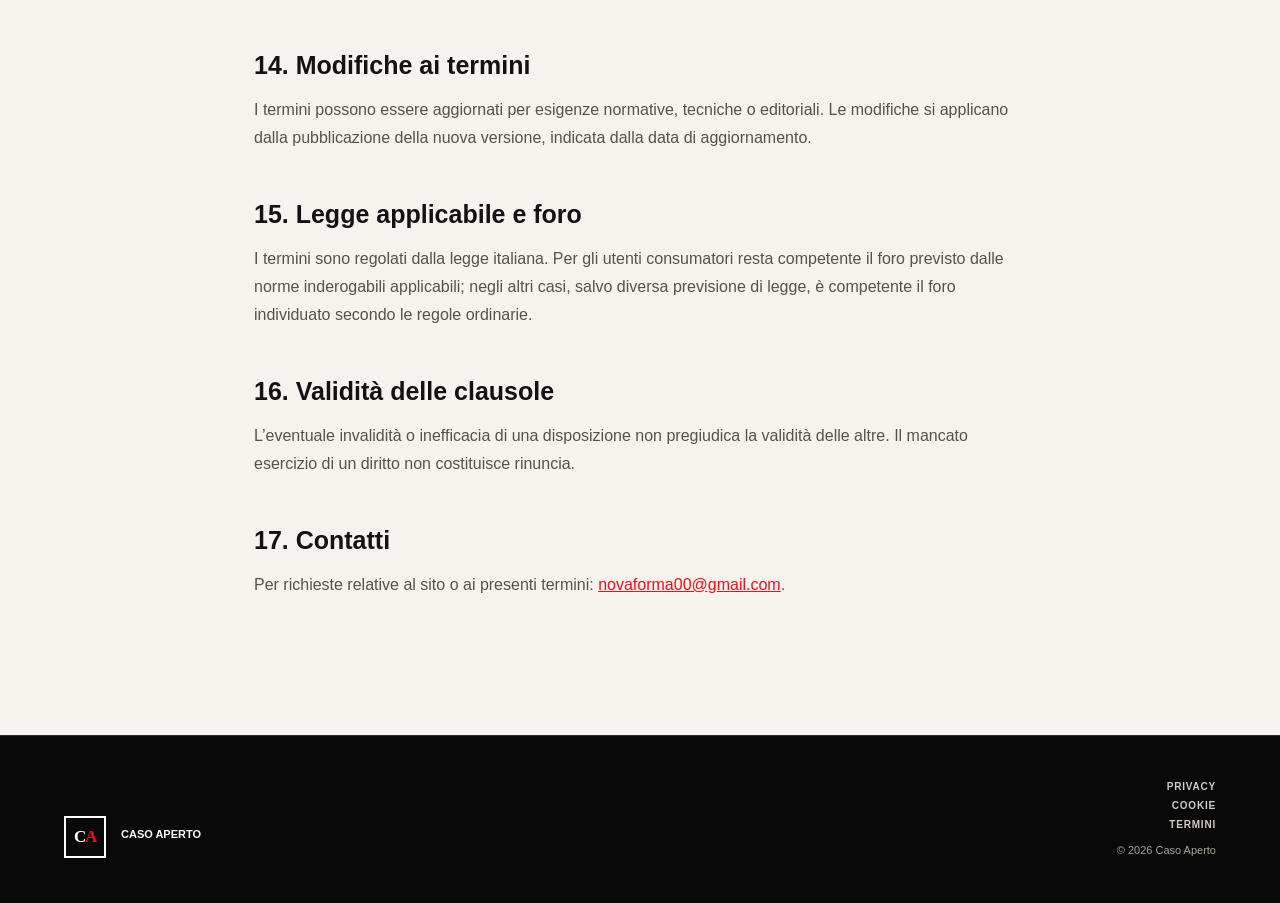
<file: termini.html>
<!doctype html>
<html lang="it">
  <head>
    <meta charset="UTF-8" />
    <meta name="viewport" content="width=device-width, initial-scale=1.0" />
    <meta name="description" content="Termini di utilizzo del sito Caso Aperto." />
    <meta name="theme-color" content="#090909" />
    <title>Termini di utilizzo | Caso Aperto</title>
    <link rel="stylesheet" href="styles.css" />
    <script src="script.js?v=20260619-2" defer></script>
  </head>
  <body class="site-page legal-page">
    <header class="site-header">
      <a class="brand" href="index.html"><span class="brand-mark"><span>C</span><span>A</span></span><span>Caso Aperto <strong>Storie da indagare</strong></span></a>
      <nav aria-label="Navigazione principale"><a href="index.html">Home</a><a href="premio-caso-aperto-noir-2026.html">Premio Caso Aperto Noir 2026</a><a href="collabora.html">Collabora</a><a href="contatti.html">Contatti</a></nav>
    </header>
    <main>
      <section class="legal-hero"><p class="eyebrow"><span></span> Condizioni</p><h1>Termini.</h1><p>Ultimo aggiornamento: 19 giugno 2026</p></section>
      <article class="legal-content">
        <p class="legal-intro">
          I presenti termini regolano l’accesso e l’utilizzo del sito e dei servizi
          digitali di Caso Aperto. Utilizzando il sito, l’utente dichiara di averli
          letti e accettati.
        </p>

        <h2>1. Titolare del sito</h2>
        <p>
          Il sito e il progetto Caso Aperto sono gestiti da
          <strong>Stefano La Rosa</strong>. Per comunicazioni:
          <a href="mailto:novaforma00@gmail.com">novaforma00@gmail.com</a>.
        </p>

        <h2>2. Natura del progetto e dei contenuti</h2>
        <p>
          Caso Aperto è un progetto editoriale e divulgativo dedicato a storie,
          cronaca, misteri, narrativa d’indagine e cultura del racconto. I contenuti
          hanno finalità informative, culturali e di intrattenimento e non
          costituiscono consulenza legale, investigativa, medica o professionale.
        </p>

        <h2>3. Accuratezza e aggiornamento</h2>
        <p>
          Viene prestata attenzione alla qualità delle fonti e alla correttezza dei
          contenuti. Non è tuttavia garantita l’assenza assoluta di errori, omissioni
          o informazioni non più aggiornate. L’utente è invitato a verificare le
          informazioni rilevanti presso fonti ufficiali. Correzioni e segnalazioni
          possono essere inviate tramite la pagina contatti.
        </p>

        <h2>4. Proprietà intellettuale</h2>
        <p>
          Testi, grafica, struttura, marchi, loghi, immagini e materiali originali
          sono protetti dalla normativa sulla proprietà intellettuale e appartengono
          al titolare o ai rispettivi aventi diritto. È consentita la condivisione
          dei collegamenti e la citazione di brevi estratti con indicazione della
          fonte. Sono vietate riproduzione integrale, modifica, distribuzione,
          sfruttamento commerciale o rimozione delle attribuzioni senza preventiva
          autorizzazione, salvo gli usi consentiti dalla legge.
        </p>

        <h2>5. Utilizzo consentito</h2>
        <p>
          L’utente si impegna a utilizzare il sito in modo lecito e a non tentare
          accessi non autorizzati, interferire con il funzionamento, introdurre codice
          dannoso, raccogliere dati con sistemi automatizzati non autorizzati,
          impersonare altri soggetti o utilizzare i contenuti per finalità
          diffamatorie, ingannevoli o lesive di diritti altrui.
        </p>

        <h2>6. Materiali inviati dagli utenti</h2>
        <p>
          Chi invia messaggi, opere, testi, immagini, portfolio o altri materiali
          dichiara di esserne autore o di disporre delle autorizzazioni necessarie e
          che il contenuto non viola diritti, riservatezza o norme applicabili.
          L’utente resta responsabile di quanto trasmesso.
        </p>
        <p>
          L’invio tramite i moduli non comporta pubblicazione, compenso, incarico,
          rapporto di lavoro o collaborazione automatica. Qualunque utilizzo
          editoriale sostanziale dei materiali sarà regolato, quando necessario, da
          un accordo separato. Restano ferme le autorizzazioni espressamente previste
          dal bando di un concorso accettato dall’utente.
        </p>

        <h2>7. Candidature di collaborazione</h2>
        <p>
          Le candidature vengono valutate discrezionalmente in base alle esigenze
          del progetto. L’invio non garantisce risposta, selezione o instaurazione di
          un rapporto. Il link al portfolio è facoltativo. Eventuali condizioni
          economiche, diritti e modalità operative saranno concordati separatamente
          prima dell’avvio di una collaborazione.
        </p>

        <h2>8. Premio Caso Aperto Noir 2026</h2>
        <p>
          La partecipazione è regolata dal bando ufficiale pubblicato nella pagina
          “Premio Caso Aperto Noir 2026”. In caso di differenze tra testi
          promozionali o riepiloghi e il bando, prevale il bando. L’invio della
          candidatura implica l’accettazione delle relative condizioni, inclusi
          requisiti, quota, scadenze, criteri di valutazione e trattamento dei
          materiali.
        </p>

        <h2>9. Newsletter</h2>
        <p>
          L’iscrizione alla newsletter è volontaria. L’utente deve fornire un
          indirizzo email sul quale è autorizzato a ricevere comunicazioni. È
          possibile revocare l’iscrizione in qualsiasi momento. La frequenza e i
          contenuti possono variare e il servizio può essere modificato o interrotto.
        </p>

        <h2>10. Collegamenti e servizi esterni</h2>
        <p>
          Il sito può includere collegamenti, contenuti incorporati o moduli gestiti
          da terzi, come Airtable, Telegram e Vercel. Caso Aperto non controlla disponibilità,
          sicurezza, condizioni o contenuti di tali servizi. L’utilizzo delle
          piattaforme esterne è soggetto alle rispettive condizioni.
        </p>

        <h2>11. Disponibilità del sito</h2>
        <p>
          Non è garantito che il sito sia disponibile senza interruzioni o compatibile
          con ogni dispositivo. Il titolare può modificare, sospendere o rimuovere
          pagine e funzionalità per manutenzione, sicurezza, aggiornamento o esigenze
          editoriali.
        </p>

        <h2>12. Limitazione di responsabilità</h2>
        <p>
          Nei limiti consentiti dalla legge, il titolare non risponde di danni
          indiretti, perdita di dati, mancati guadagni, decisioni assunte sulla base
          dei contenuti, indisponibilità del sito o condotte di servizi esterni.
          Restano escluse da ogni limitazione le responsabilità che non possono
          essere escluse per legge, incluse quelle derivanti da dolo o colpa grave.
        </p>

        <h2>13. Privacy e cookie</h2>
        <p>
          Il trattamento dei dati personali è disciplinato dalla
          <a href="privacy.html">privacy policy</a>. L’uso di cookie e tecnologie
          analoghe è descritto nella <a href="cookie.html">cookie policy</a>.
        </p>

        <h2>14. Modifiche ai termini</h2>
        <p>
          I termini possono essere aggiornati per esigenze normative, tecniche o
          editoriali. Le modifiche si applicano dalla pubblicazione della nuova
          versione, indicata dalla data di aggiornamento.
        </p>

        <h2>15. Legge applicabile e foro</h2>
        <p>
          I termini sono regolati dalla legge italiana. Per gli utenti consumatori
          resta competente il foro previsto dalle norme inderogabili applicabili;
          negli altri casi, salvo diversa previsione di legge, è competente il foro
          individuato secondo le regole ordinarie.
        </p>

        <h2>16. Validità delle clausole</h2>
        <p>
          L’eventuale invalidità o inefficacia di una disposizione non pregiudica la
          validità delle altre. Il mancato esercizio di un diritto non costituisce
          rinuncia.
        </p>

        <h2>17. Contatti</h2>
        <p>
          Per richieste relative al sito o ai presenti termini:
          <a href="mailto:novaforma00@gmail.com">novaforma00@gmail.com</a>.
        </p>
      </article>
    </main>
    <footer class="site-footer compact-footer"><div class="footer-brand"><span class="brand-mark"><span>C</span><span>A</span></span><p><strong>Caso Aperto</strong></p></div><div class="footer-legal"><a href="privacy.html">Privacy</a><a href="cookie.html">Cookie</a><a href="termini.html">Termini</a><p>© 2026 Caso Aperto</p></div></footer>
  </body>
</html>
</file>
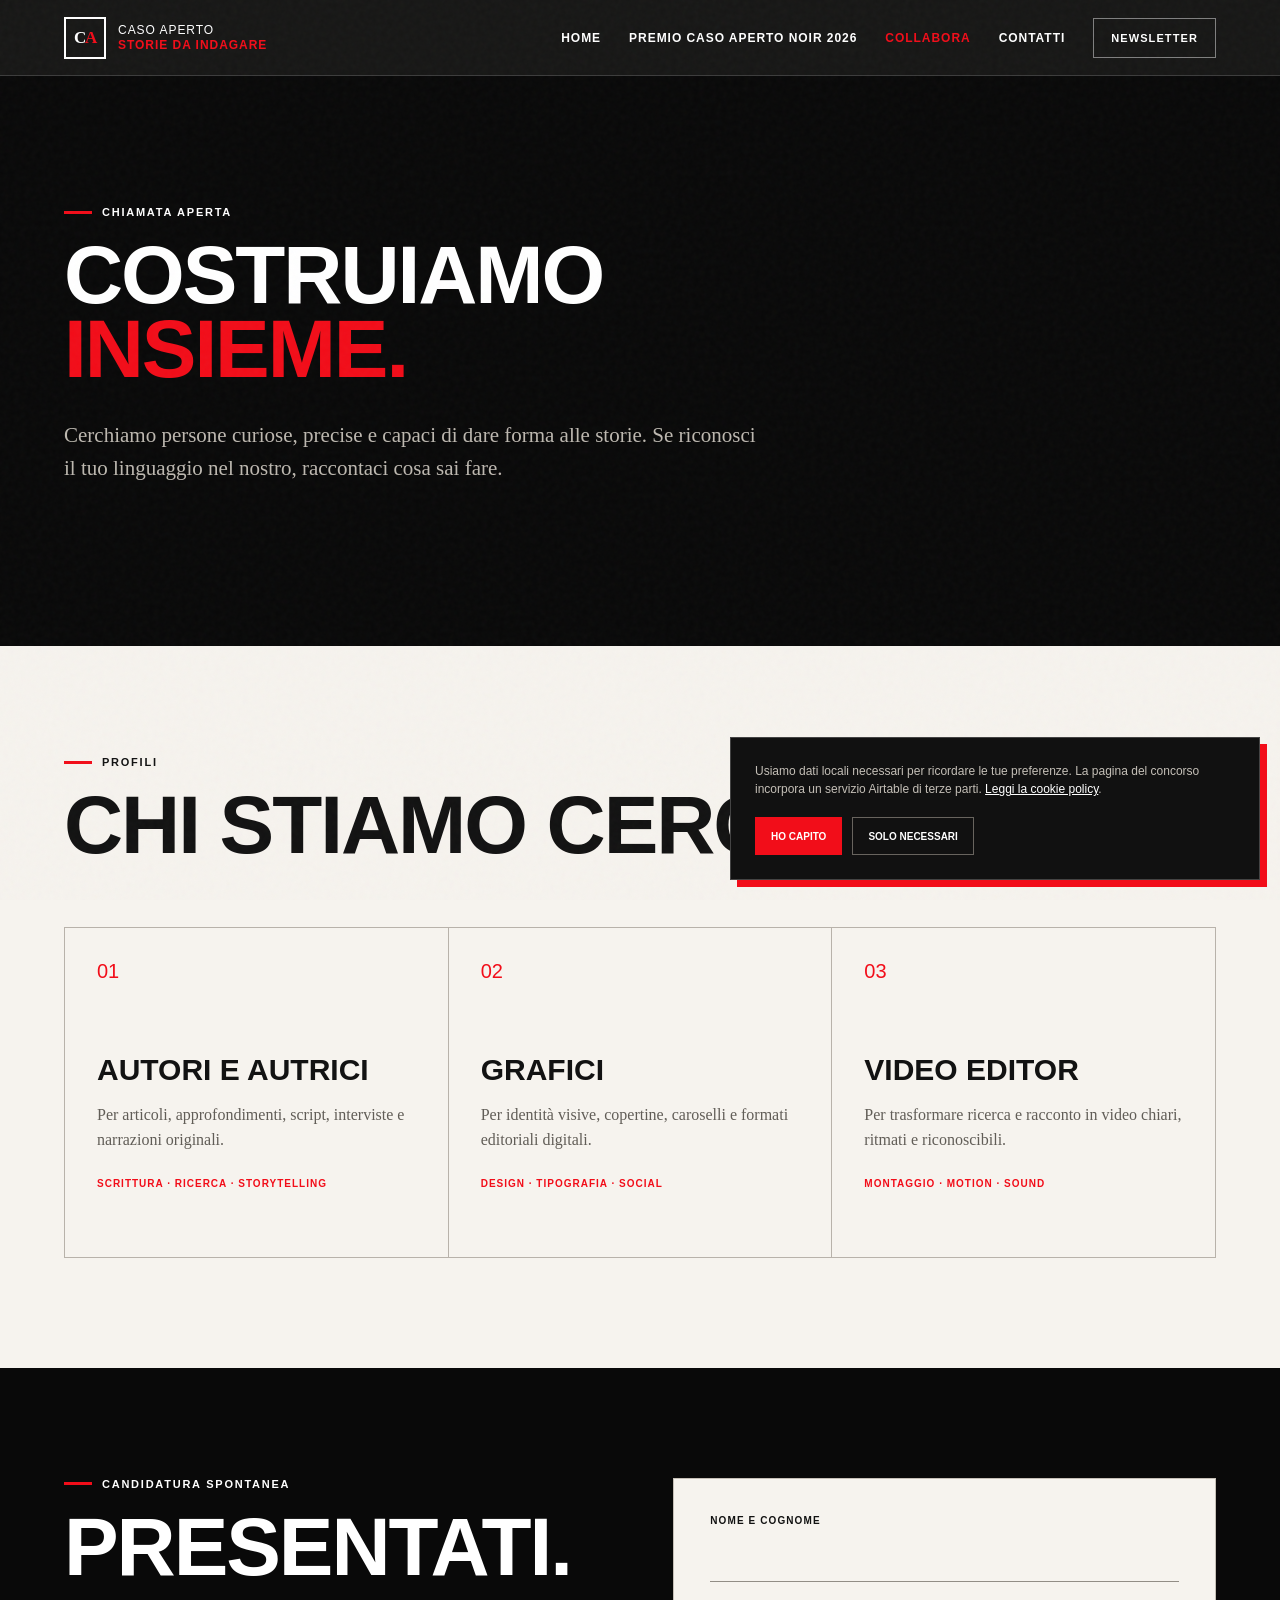
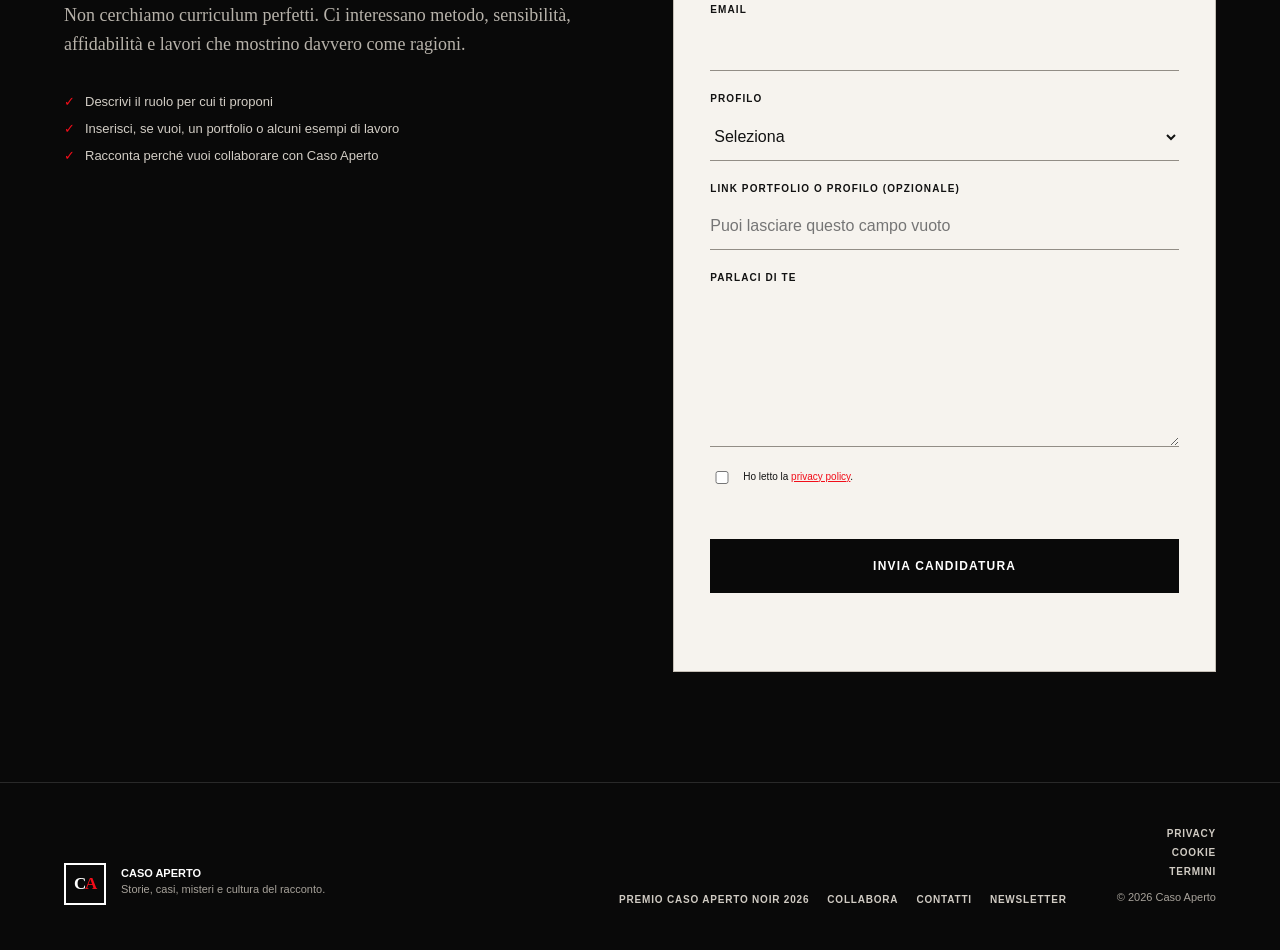
<file: landing concorso/collabora copia.html>
<!doctype html>
<html lang="it">
  <head>
    <meta charset="UTF-8" />
    <meta name="viewport" content="width=device-width, initial-scale=1.0" />
    <meta name="description" content="Collabora con Caso Aperto: cerchiamo autori, grafici e video editor." />
    <meta name="theme-color" content="#090909" />
    <title>Collabora con noi | Caso Aperto</title>
    <link rel="stylesheet" href="styles.css" />
    <script src="script.js" defer></script>
  </head>
  <body class="site-page">
    <a class="skip-link" href="#contenuto">Vai al contenuto</a>
    <header class="site-header">
      <a class="brand" href="index.html" aria-label="Caso Aperto, homepage">
        <span class="brand-mark"><span>C</span><span>A</span></span>
        <span>Caso Aperto <strong>Storie da indagare</strong></span>
      </a>
      <nav aria-label="Navigazione principale">
        <a href="index.html">Home</a><a href="premio-caso-aperto-noir-2026.html">Premio Caso Aperto Noir 2026</a>
        <a class="active" href="collabora.html">Collabora</a>
        <a href="contatti.html">Contatti</a>
        <button class="nav-newsletter" type="button" data-open-newsletter>Newsletter</button>
      </nav>
    </header>

    <main id="contenuto">
      <section class="page-hero collaborate-hero">
        <p class="eyebrow"><span></span> Chiamata aperta</p>
        <h1>Costruiamo<br /><em>insieme.</em></h1>
        <p>
          Cerchiamo persone curiose, precise e capaci di dare forma alle storie.
          Se riconosci il tuo linguaggio nel nostro, raccontaci cosa sai fare.
        </p>
      </section>

      <section class="roles-section">
        <div class="section-intro">
          <p class="eyebrow"><span></span> Profili</p>
          <h2>Chi stiamo cercando.</h2>
        </div>
        <div class="roles-grid">
          <article>
            <span>01</span>
            <h3>Autori e autrici</h3>
            <p>Per articoli, approfondimenti, script, interviste e narrazioni originali.</p>
            <strong>Scrittura · Ricerca · Storytelling</strong>
          </article>
          <article>
            <span>02</span>
            <h3>Grafici</h3>
            <p>Per identità visive, copertine, caroselli e formati editoriali digitali.</p>
            <strong>Design · Tipografia · Social</strong>
          </article>
          <article>
            <span>03</span>
            <h3>Video editor</h3>
            <p>Per trasformare ricerca e racconto in video chiari, ritmati e riconoscibili.</p>
            <strong>Montaggio · Motion · Sound</strong>
          </article>
        </div>
      </section>

      <section class="application-section">
        <div>
          <p class="eyebrow"><span></span> Candidatura spontanea</p>
          <h2>Presentati.</h2>
          <p>
            Non cerchiamo curriculum perfetti. Ci interessano metodo, sensibilità,
            affidabilità e lavori che mostrino davvero come ragioni.
          </p>
          <ul>
            <li>Descrivi il ruolo per cui ti proponi</li>
            <li>Inserisci, se vuoi, un portfolio o alcuni esempi di lavoro</li>
            <li>Racconta perché vuoi collaborare con Caso Aperto</li>
          </ul>
        </div>

        <form
          class="editorial-form editorial-form-dark"
          name="collabora"
          method="POST"
          action="/api/telegram-form"
          data-telegram-form
        >
          <input type="hidden" name="tipo_modulo" value="Candidatura collaborazione" />
          <p class="hidden-field"><label>Non compilare: <input name="bot-field" /></label></p>
          <label>Nome e cognome<input type="text" name="nome" autocomplete="name" required /></label>
          <label>Email<input type="email" name="email" autocomplete="email" required /></label>
          <label>
            Profilo
            <select name="profilo" required>
              <option value="">Seleziona</option>
              <option>Autore / Autrice</option>
              <option>Grafico / Grafica</option>
              <option>Video editor</option>
              <option>Altro</option>
            </select>
          </label>
          <label>
            Link portfolio o profilo (opzionale)
            <input type="text" name="portfolio" placeholder="Puoi lasciare questo campo vuoto" />
          </label>
          <label>Parlaci di te<textarea name="presentazione" rows="7" required></textarea></label>
          <label class="form-consent">
            <input type="checkbox" name="privacy" required />
            <span>Ho letto la <a href="privacy.html">privacy policy</a>.</span>
          </label>
          <button class="button button-form" type="submit">Invia candidatura</button>
          <p class="form-status" aria-live="polite"></p>
        </form>
      </section>
    </main>

    <footer class="site-footer">
      <div class="footer-brand">
        <span class="brand-mark"><span>C</span><span>A</span></span>
        <p><strong>Caso Aperto</strong><br />Storie, casi, misteri e cultura del racconto.</p>
      </div>
      <div class="footer-links">
        <a href="premio-caso-aperto-noir-2026.html">Premio Caso Aperto Noir 2026</a><a href="collabora.html">Collabora</a>
        <a href="contatti.html">Contatti</a><button type="button" data-open-newsletter>Newsletter</button>
      </div>
      <div class="footer-legal">
        <a href="privacy.html">Privacy</a><a href="cookie.html">Cookie</a>
        <a href="termini.html">Termini</a><p>© 2026 Caso Aperto</p>
      </div>
    </footer>
  </body>
</html>
</file>
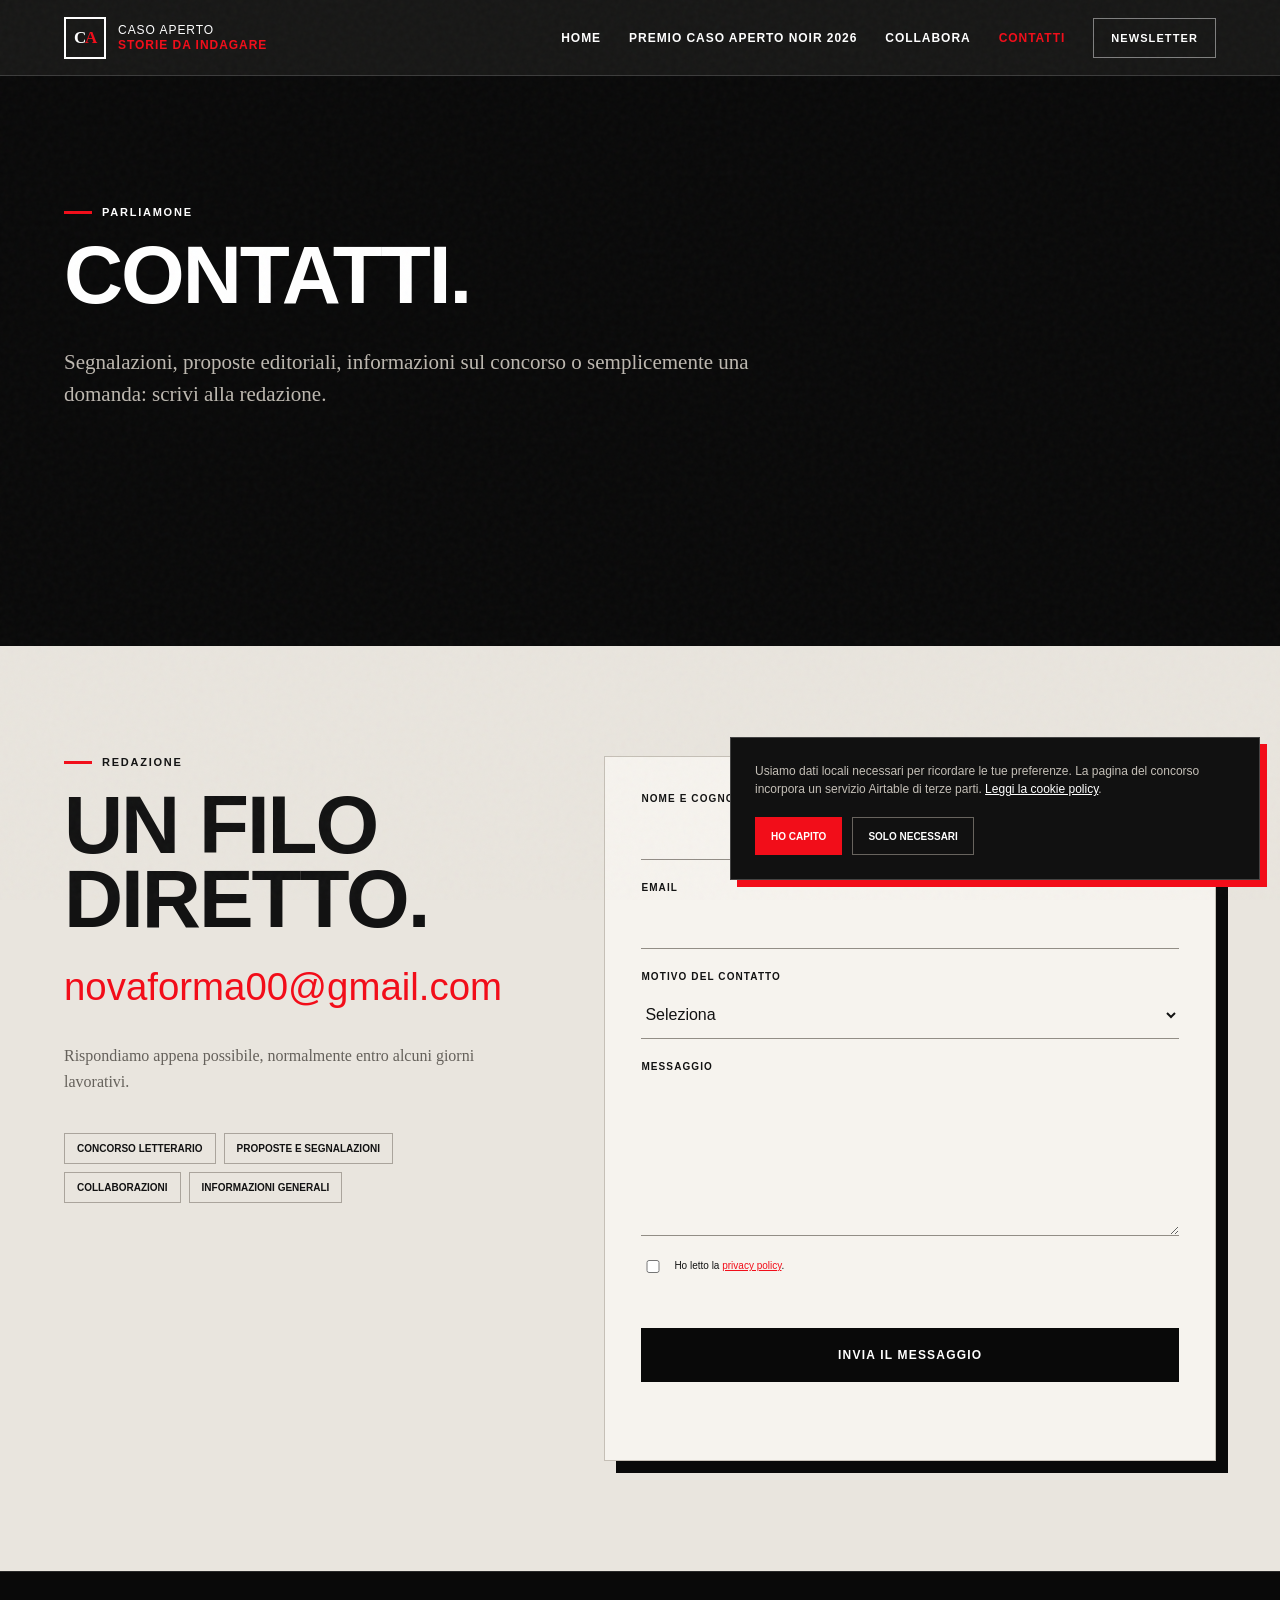
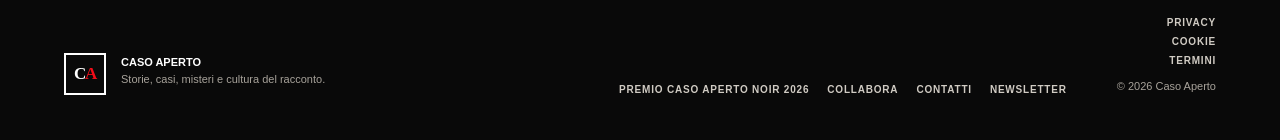
<file: landing concorso/contatti.html>
<!doctype html>
<html lang="it">
  <head>
    <meta charset="UTF-8" />
    <meta name="viewport" content="width=device-width, initial-scale=1.0" />
    <meta name="description" content="Contatta la redazione di Caso Aperto." />
    <meta name="theme-color" content="#090909" />
    <title>Contatti | Caso Aperto</title>
    <link rel="stylesheet" href="styles.css" />
    <script src="script.js" defer></script>
  </head>
  <body class="site-page">
    <a class="skip-link" href="#contenuto">Vai al contenuto</a>
    <header class="site-header">
      <a class="brand" href="index.html" aria-label="Caso Aperto, homepage">
        <span class="brand-mark"><span>C</span><span>A</span></span>
        <span>Caso Aperto <strong>Storie da indagare</strong></span>
      </a>
      <nav aria-label="Navigazione principale">
        <a href="index.html">Home</a>
        <a href="premio-caso-aperto-noir-2026.html">Premio Caso Aperto Noir 2026</a>
        <a href="collabora.html">Collabora</a>
        <a class="active" href="contatti.html">Contatti</a>
        <button class="nav-newsletter" type="button" data-open-newsletter>Newsletter</button>
      </nav>
    </header>

    <main id="contenuto">
      <section class="page-hero">
        <p class="eyebrow"><span></span> Parliamone</p>
        <h1>Contatti.</h1>
        <p>
          Segnalazioni, proposte editoriali, informazioni sul concorso o semplicemente
          una domanda: scrivi alla redazione.
        </p>
      </section>

      <section class="contact-layout">
        <div class="contact-info">
          <p class="eyebrow"><span></span> Redazione</p>
          <h2>Un filo diretto.</h2>
          <a class="contact-email" href="mailto:novaforma00@gmail.com">novaforma00@gmail.com</a>
          <p>Rispondiamo appena possibile, normalmente entro alcuni giorni lavorativi.</p>
          <div class="contact-topics">
            <span>Concorso letterario</span>
            <span>Proposte e segnalazioni</span>
            <span>Collaborazioni</span>
            <span>Informazioni generali</span>
          </div>
        </div>

        <form
          class="editorial-form"
          name="contatti"
          method="POST"
          action="/api/telegram-form"
          data-telegram-form
        >
          <input type="hidden" name="tipo_modulo" value="Contatti" />
          <p class="hidden-field"><label>Non compilare: <input name="bot-field" /></label></p>
          <label>Nome e cognome<input type="text" name="nome" autocomplete="name" required /></label>
          <label>Email<input type="email" name="email" autocomplete="email" required /></label>
          <label>
            Motivo del contatto
            <select name="motivo" required>
              <option value="">Seleziona</option>
              <option>Informazioni sul concorso</option>
              <option>Proposta editoriale</option>
              <option>Segnalazione</option>
              <option>Collaborazione</option>
              <option>Altro</option>
            </select>
          </label>
          <label>Messaggio<textarea name="messaggio" rows="7" required></textarea></label>
          <label class="form-consent">
            <input type="checkbox" name="privacy" required />
            <span>Ho letto la <a href="privacy.html">privacy policy</a>.</span>
          </label>
          <button class="button button-form" type="submit">Invia il messaggio</button>
          <p class="form-status" aria-live="polite"></p>
        </form>
      </section>
    </main>

    <footer class="site-footer">
      <div class="footer-brand">
        <span class="brand-mark"><span>C</span><span>A</span></span>
        <p><strong>Caso Aperto</strong><br />Storie, casi, misteri e cultura del racconto.</p>
      </div>
      <div class="footer-links">
        <a href="premio-caso-aperto-noir-2026.html">Premio Caso Aperto Noir 2026</a><a href="collabora.html">Collabora</a>
        <a href="contatti.html">Contatti</a><button type="button" data-open-newsletter>Newsletter</button>
      </div>
      <div class="footer-legal">
        <a href="privacy.html">Privacy</a><a href="cookie.html">Cookie</a>
        <a href="termini.html">Termini</a><p>© 2026 Caso Aperto</p>
      </div>
    </footer>
  </body>
</html>
</file>
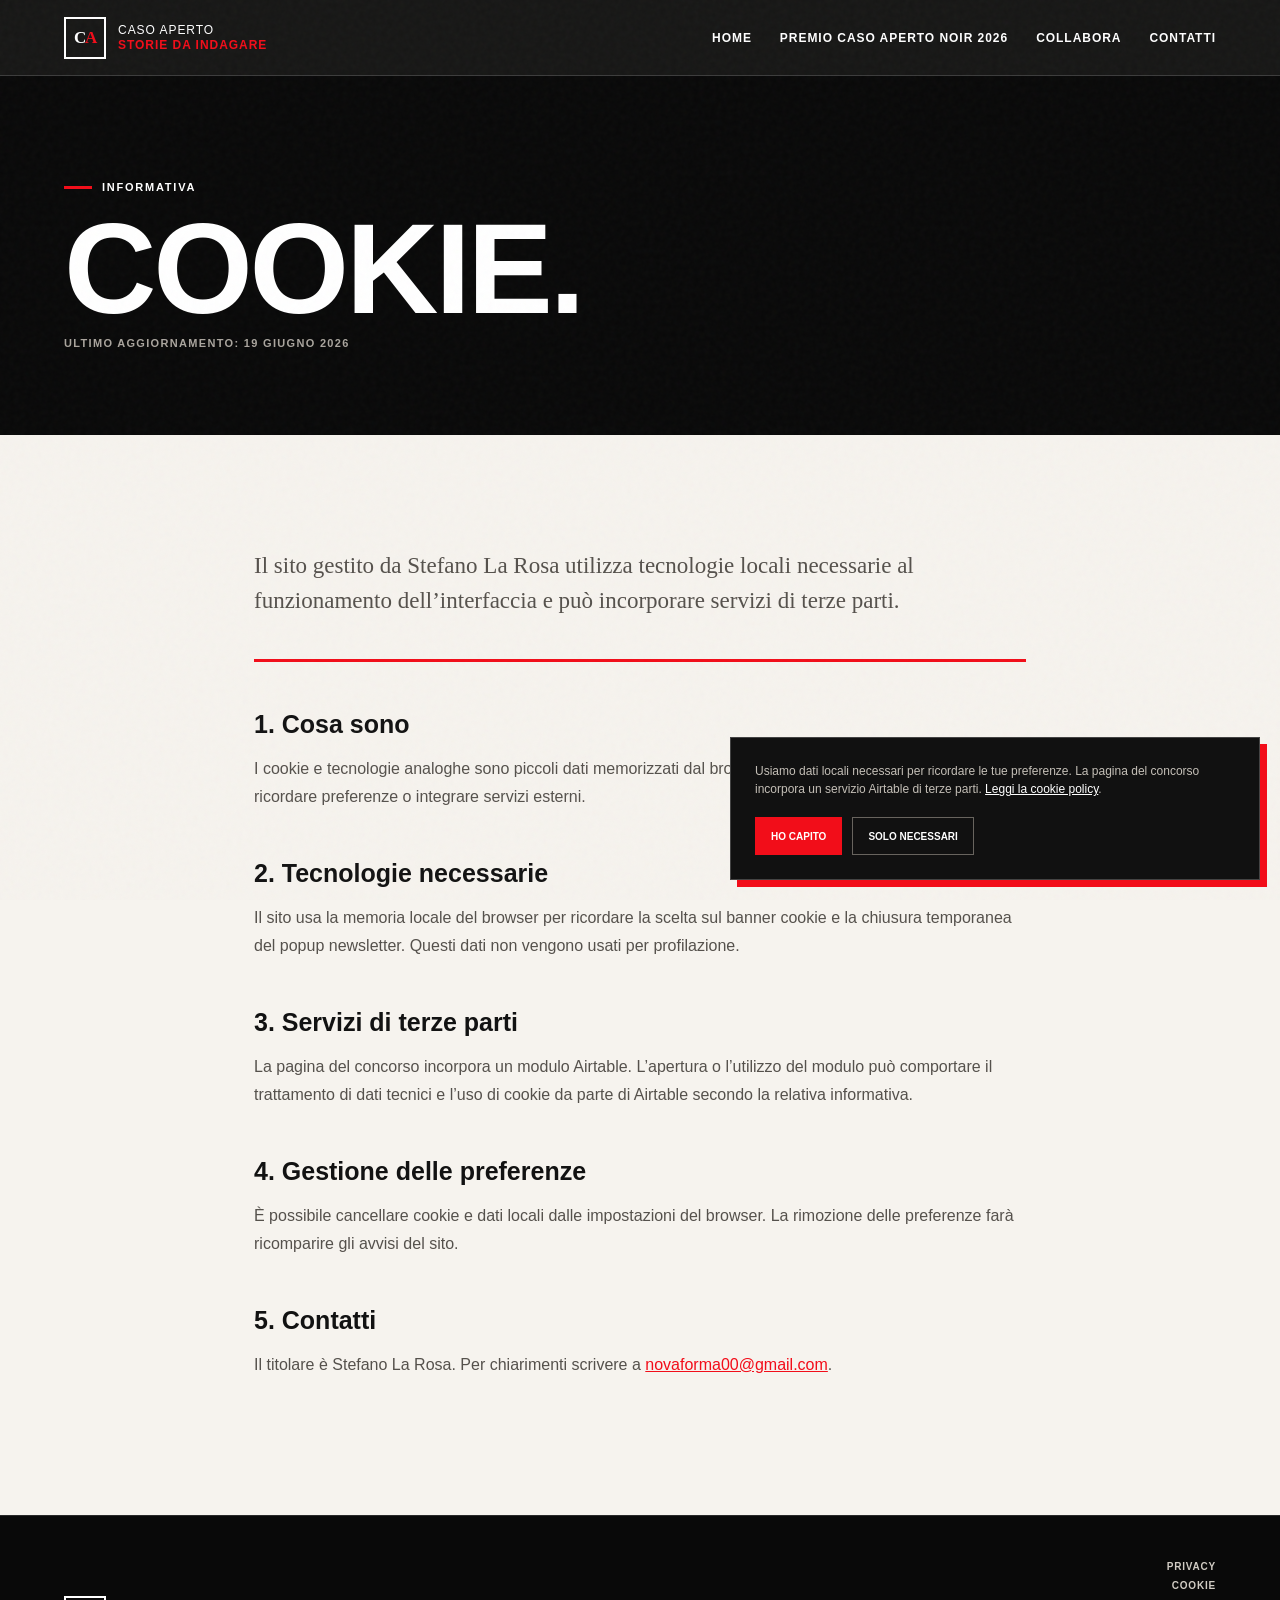
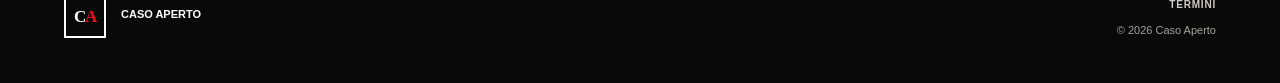
<file: landing concorso/cookie.html>
<!doctype html>
<html lang="it">
  <head>
    <meta charset="UTF-8" />
    <meta name="viewport" content="width=device-width, initial-scale=1.0" />
    <meta name="description" content="Cookie policy di Caso Aperto." />
    <meta name="theme-color" content="#090909" />
    <title>Cookie policy | Caso Aperto</title>
    <link rel="stylesheet" href="styles.css" />
    <script src="script.js" defer></script>
  </head>
  <body class="site-page legal-page">
    <header class="site-header">
      <a class="brand" href="index.html"><span class="brand-mark"><span>C</span><span>A</span></span><span>Caso Aperto <strong>Storie da indagare</strong></span></a>
      <nav aria-label="Navigazione principale"><a href="index.html">Home</a><a href="premio-caso-aperto-noir-2026.html">Premio Caso Aperto Noir 2026</a><a href="collabora.html">Collabora</a><a href="contatti.html">Contatti</a></nav>
    </header>
    <main>
      <section class="legal-hero"><p class="eyebrow"><span></span> Informativa</p><h1>Cookie.</h1><p>Ultimo aggiornamento: 19 giugno 2026</p></section>
      <article class="legal-content">
        <p class="legal-intro">Il sito gestito da Stefano La Rosa utilizza tecnologie locali necessarie al funzionamento dell’interfaccia e può incorporare servizi di terze parti.</p>
        <h2>1. Cosa sono</h2>
        <p>I cookie e tecnologie analoghe sono piccoli dati memorizzati dal browser per consentire funzioni tecniche, ricordare preferenze o integrare servizi esterni.</p>
        <h2>2. Tecnologie necessarie</h2>
        <p>Il sito usa la memoria locale del browser per ricordare la scelta sul banner cookie e la chiusura temporanea del popup newsletter. Questi dati non vengono usati per profilazione.</p>
        <h2>3. Servizi di terze parti</h2>
        <p>La pagina del concorso incorpora un modulo Airtable. L’apertura o l’utilizzo del modulo può comportare il trattamento di dati tecnici e l’uso di cookie da parte di Airtable secondo la relativa informativa.</p>
        <h2>4. Gestione delle preferenze</h2>
        <p>È possibile cancellare cookie e dati locali dalle impostazioni del browser. La rimozione delle preferenze farà ricomparire gli avvisi del sito.</p>
        <h2>5. Contatti</h2>
        <p>Il titolare è Stefano La Rosa. Per chiarimenti scrivere a <a href="mailto:novaforma00@gmail.com">novaforma00@gmail.com</a>.</p>
      </article>
    </main>
    <footer class="site-footer compact-footer"><div class="footer-brand"><span class="brand-mark"><span>C</span><span>A</span></span><p><strong>Caso Aperto</strong></p></div><div class="footer-legal"><a href="privacy.html">Privacy</a><a href="cookie.html">Cookie</a><a href="termini.html">Termini</a><p>© 2026 Caso Aperto</p></div></footer>
  </body>
</html>
</file>
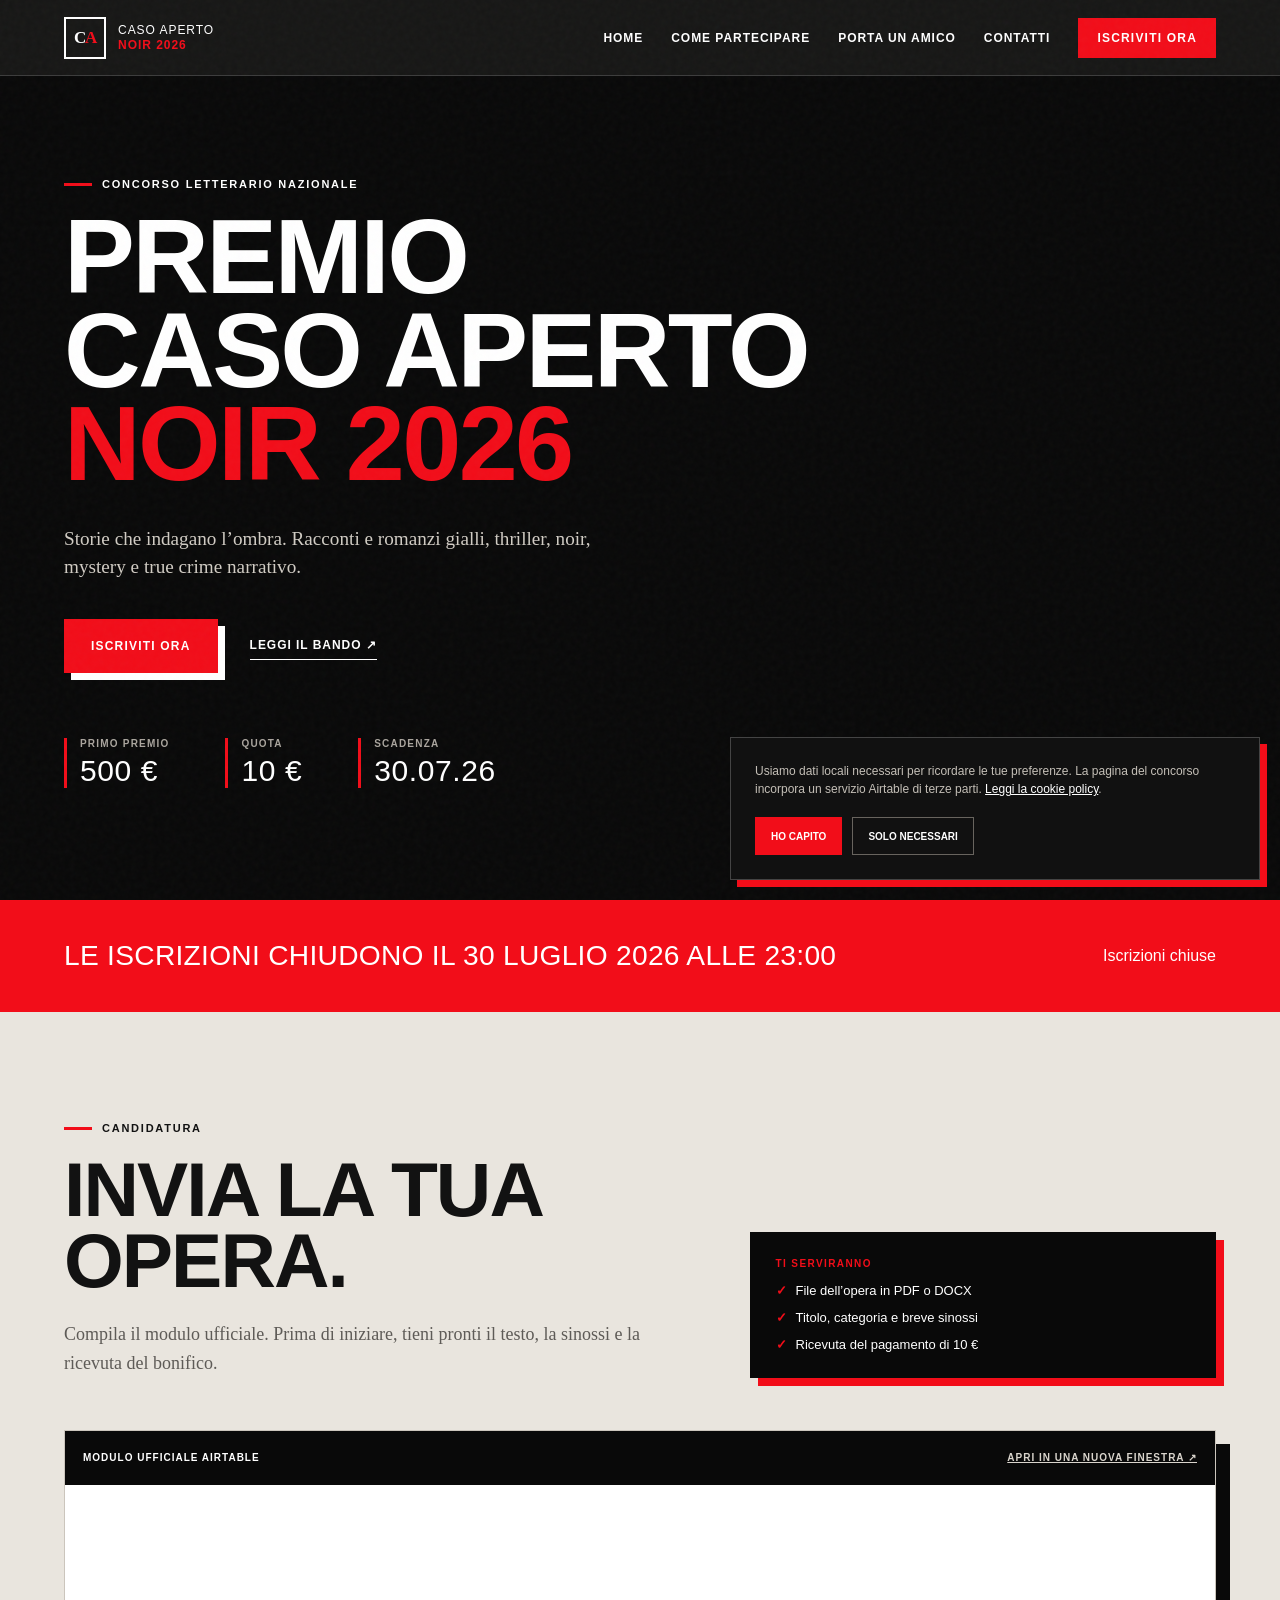
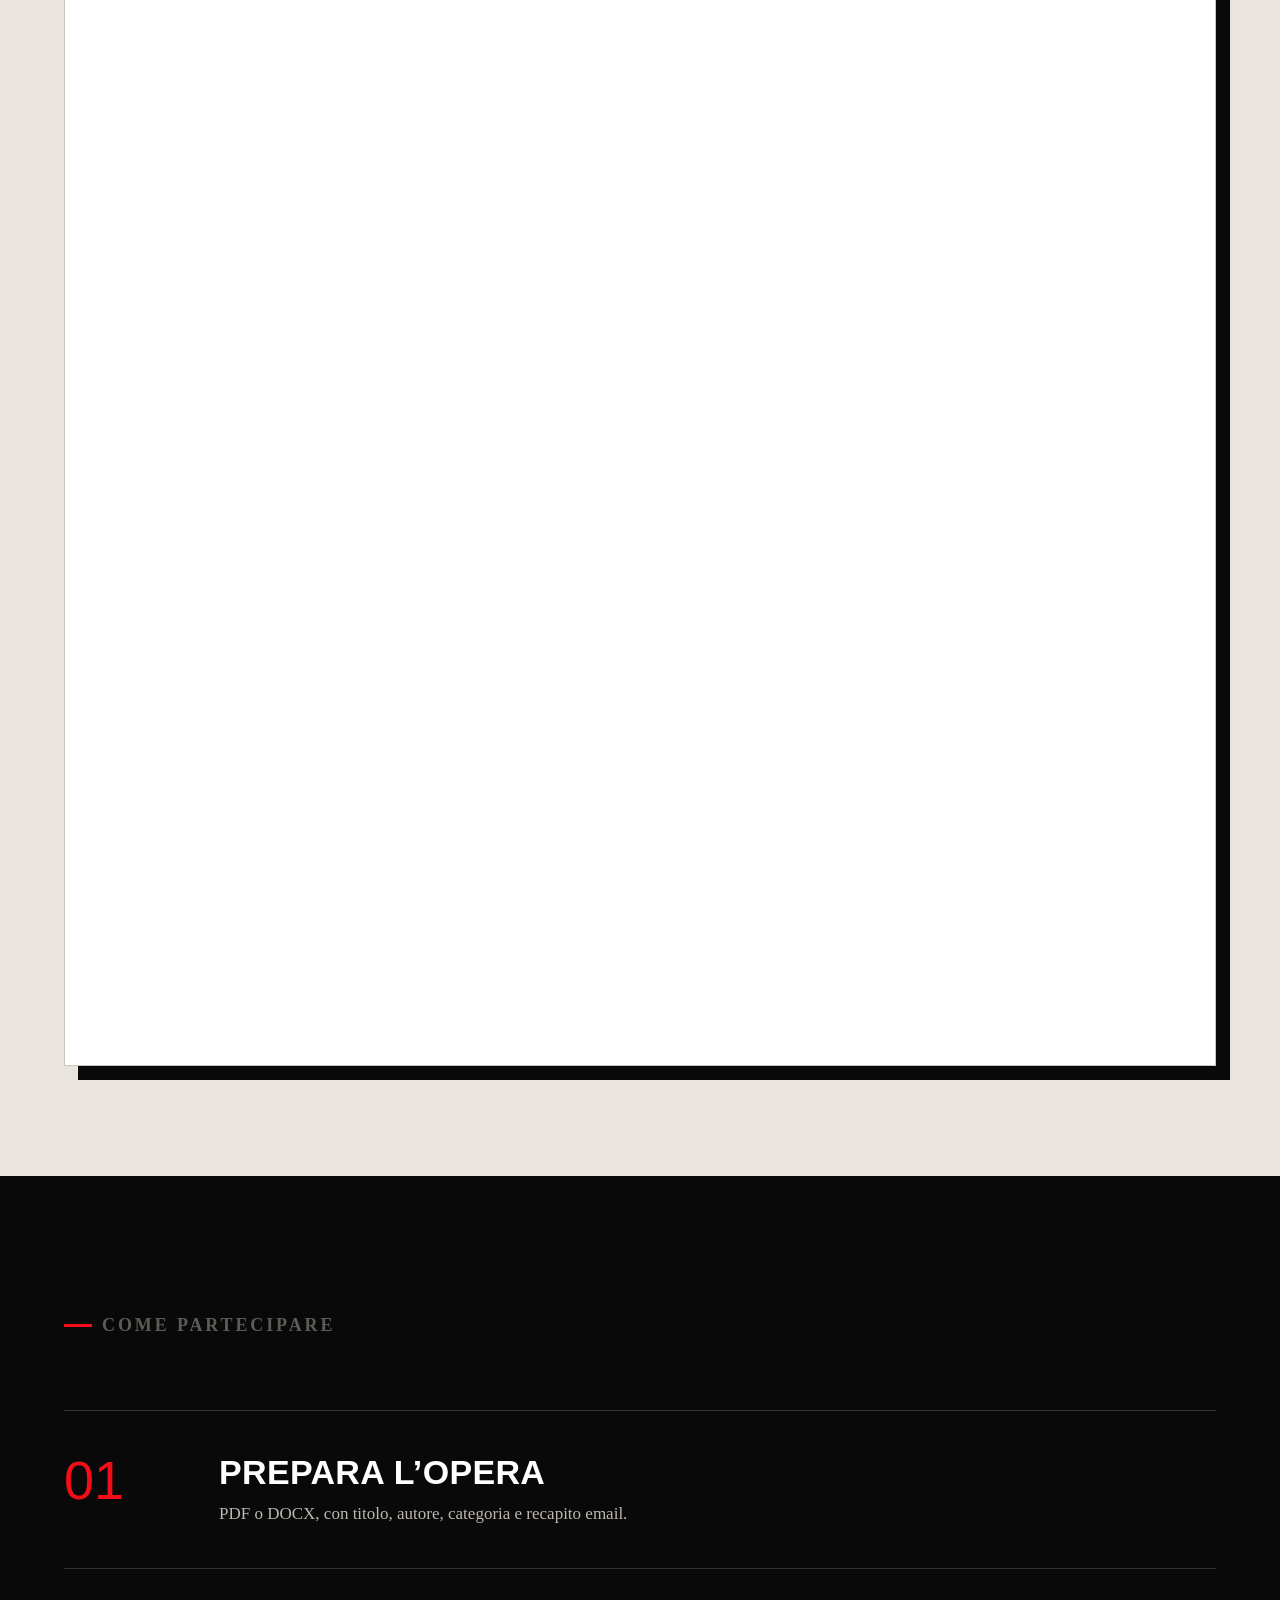
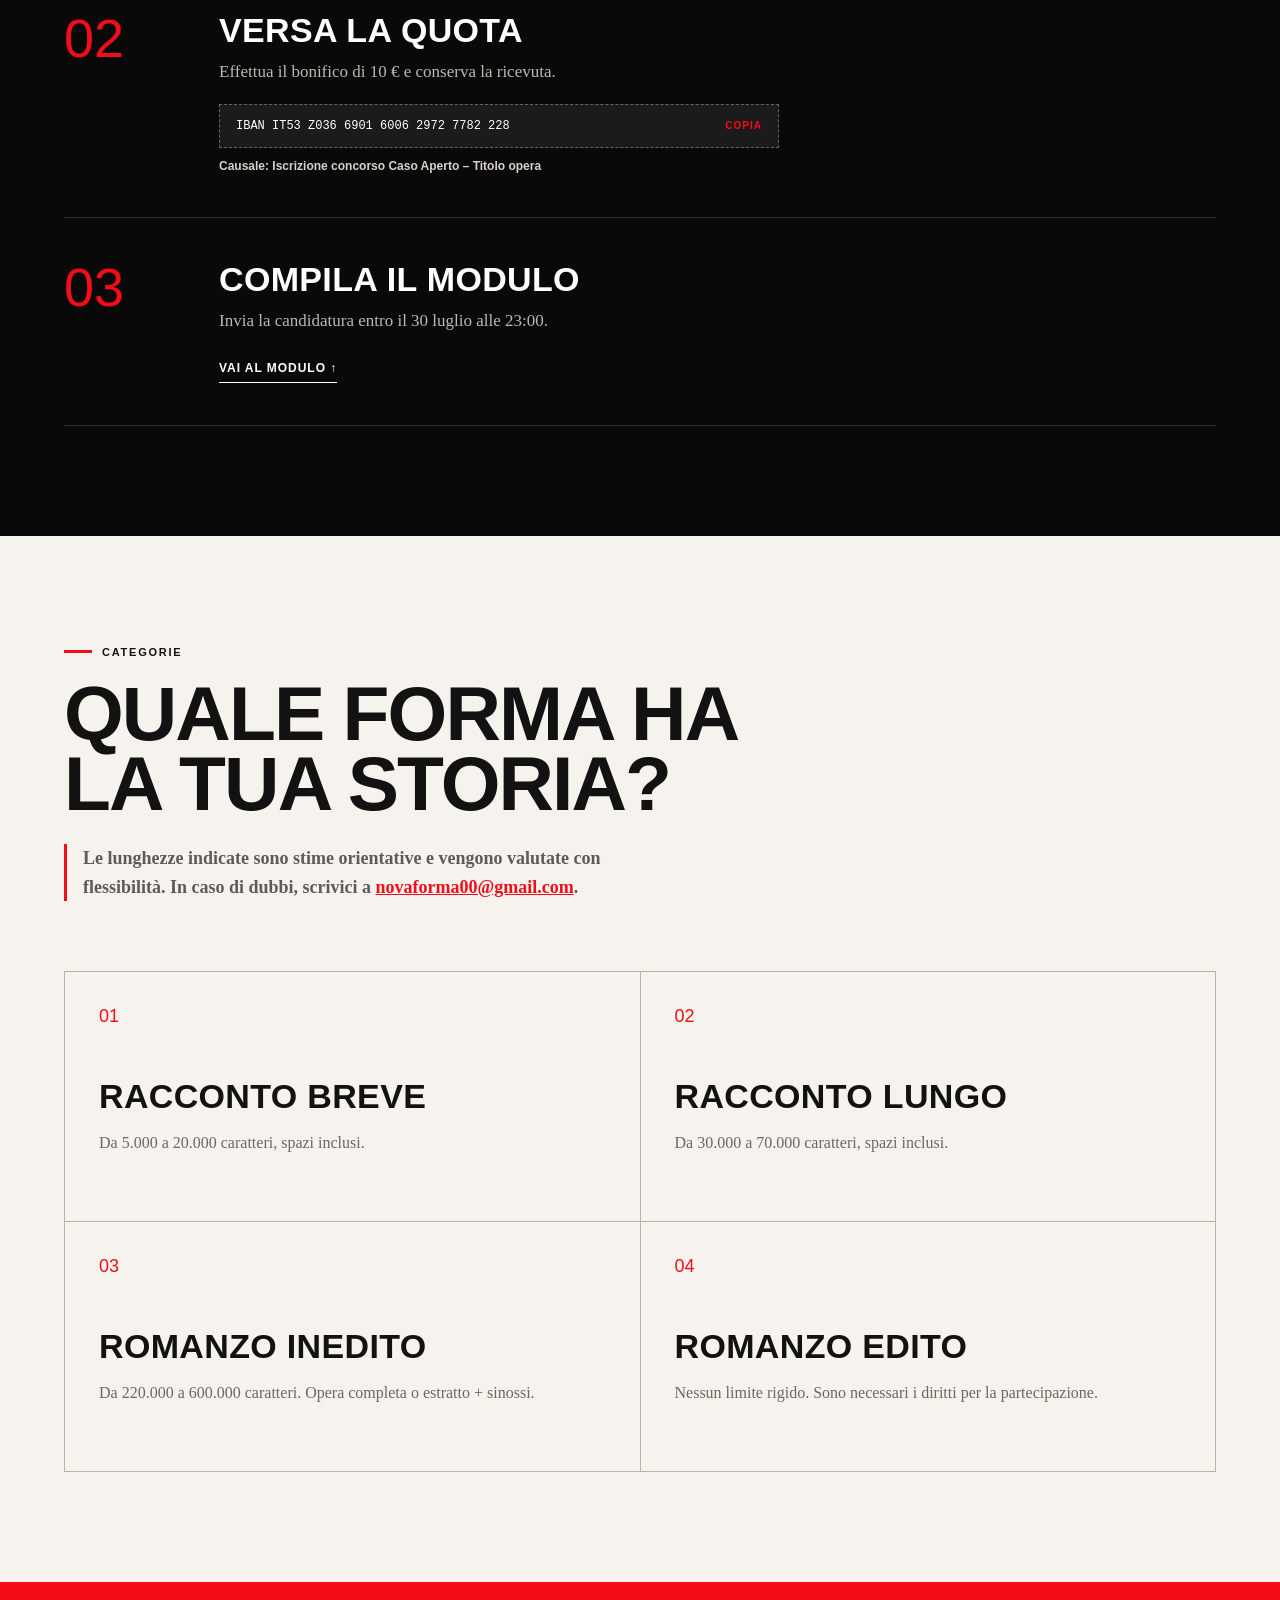
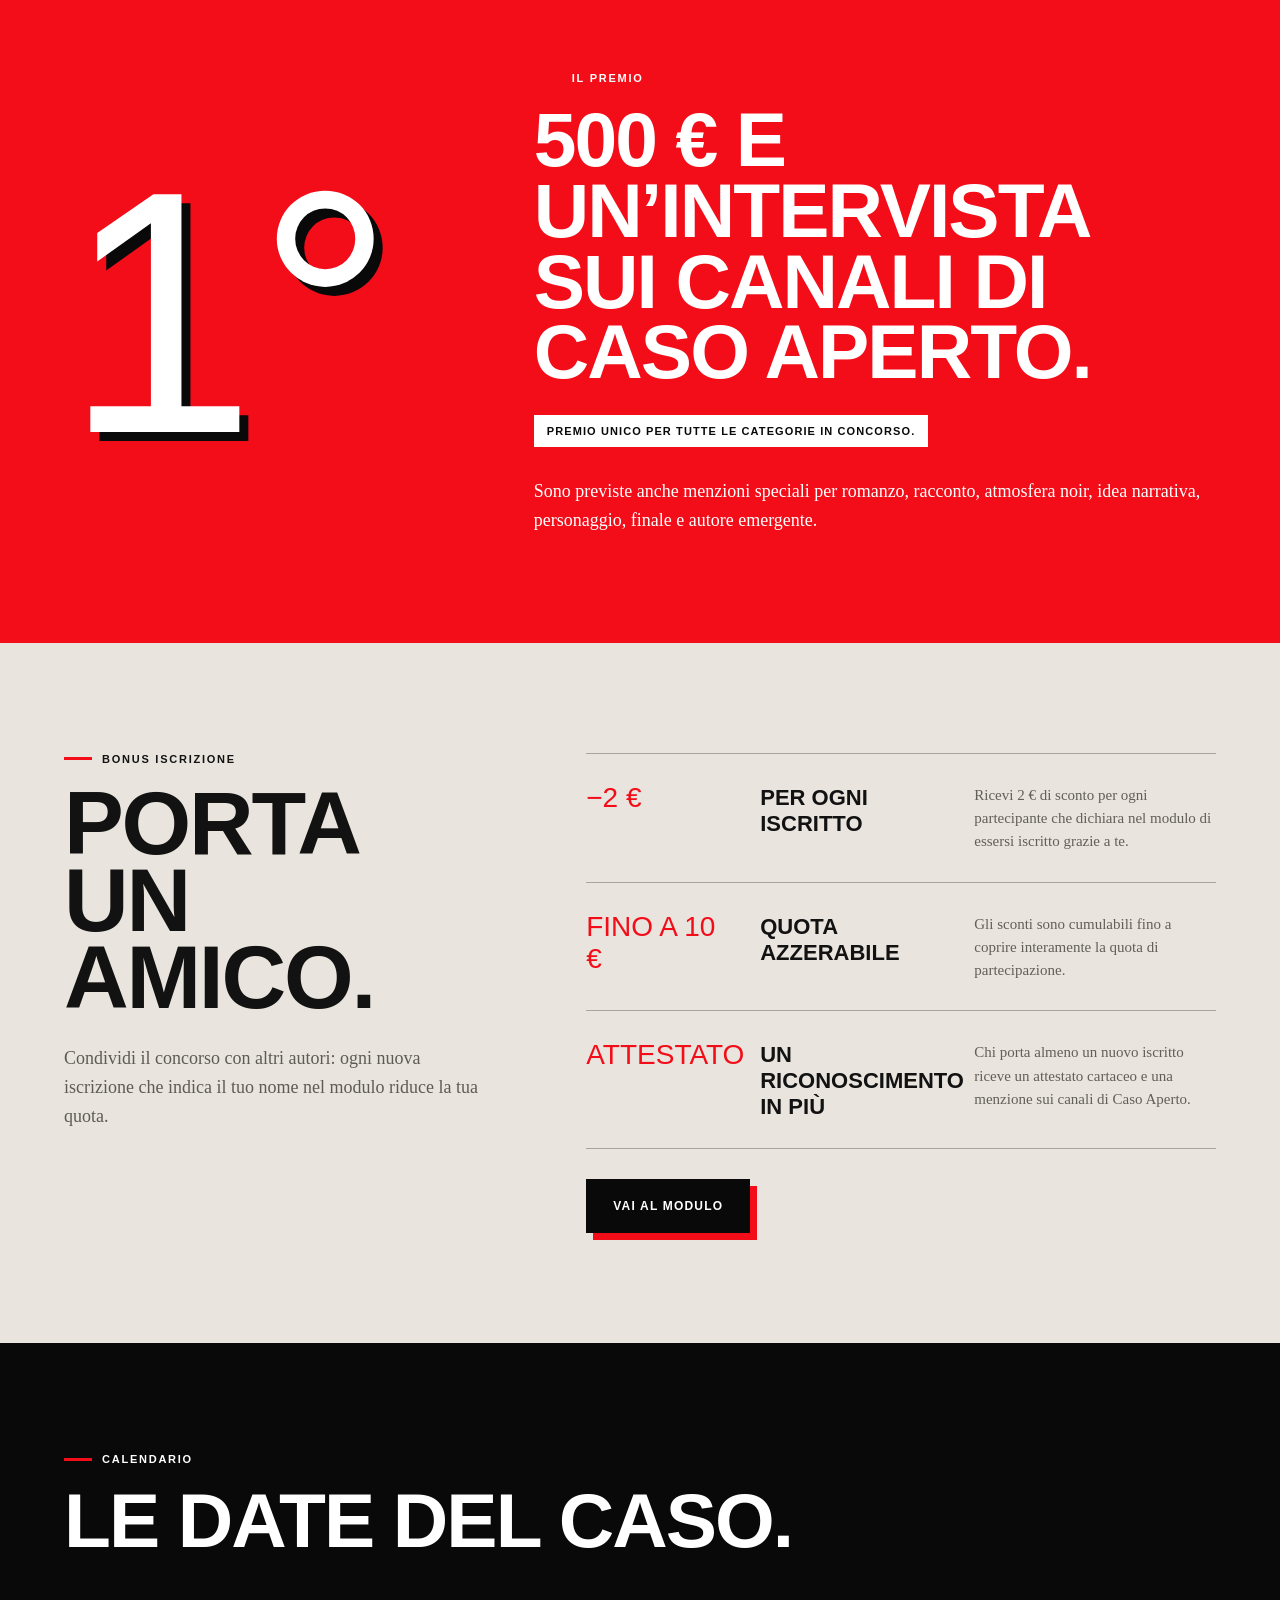
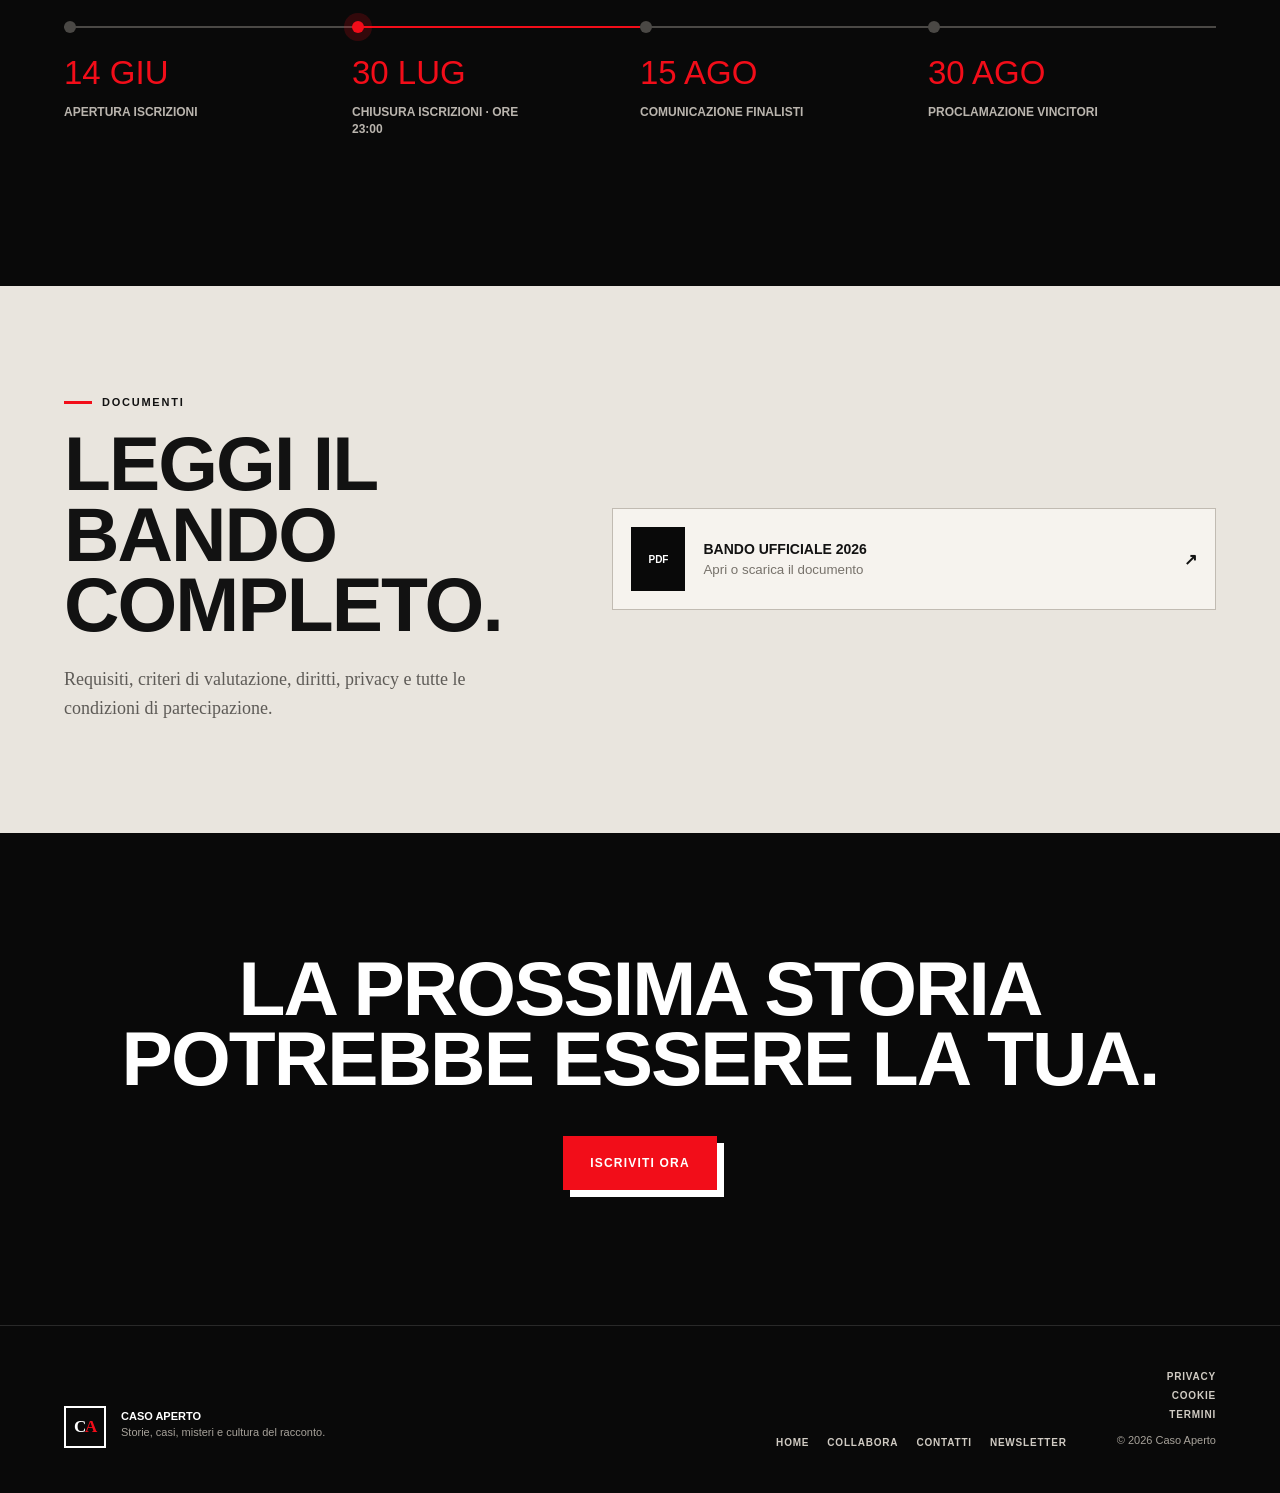
<file: landing concorso/premio-caso-aperto-noir-2026.html>
<!doctype html>
<html lang="it">
  <head>
    <meta charset="UTF-8" />
    <meta name="viewport" content="width=device-width, initial-scale=1.0" />
    <meta
      name="description"
      content="Premio Caso Aperto Noir 2026: concorso letterario per racconti e romanzi gialli, thriller, noir e true crime narrativo. Iscrizioni entro il 30 luglio 2026."
    />
    <meta name="theme-color" content="#0a0a0a" />
    <title>Premio Caso Aperto Noir 2026 | Caso Aperto</title>
    <link rel="stylesheet" href="styles.css" />
    <script src="script.js" defer></script>
  </head>
  <body class="contest-page">
    <a class="skip-link" href="#iscrizione">Vai al modulo di iscrizione</a>

    <header class="site-header">
      <a class="brand" href="index.html" aria-label="Caso Aperto, homepage">
        <span class="brand-mark"><span>C</span><span>A</span></span>
        <span>Caso Aperto <strong>Noir 2026</strong></span>
      </a>
      <nav aria-label="Navigazione principale">
        <a href="index.html">Home</a>
        <a href="#come-funziona">Come partecipare</a>
        <a href="#porta-un-amico">Porta un amico</a>
        <a href="contatti.html">Contatti</a>
        <a class="button button-small" href="#iscrizione">Iscriviti ora</a>
      </nav>
    </header>

    <main id="top">
      <section class="hero">
        <div class="hero-content">
          <p class="eyebrow"><span></span> Concorso letterario nazionale</p>
          <h1>Premio<br />Caso Aperto<br /><em>Noir 2026</em></h1>
          <p class="hero-copy">
            Storie che indagano l’ombra. Racconti e romanzi gialli, thriller, noir,
            mystery e true crime narrativo.
          </p>

          <div class="hero-actions">
            <a class="button button-primary" href="#iscrizione">Iscriviti ora</a>
            <a class="text-link" href="assets/bando-premio-caso-aperto-noir-2026.pdf" target="_blank">
              Leggi il bando <span aria-hidden="true">↗</span>
            </a>
          </div>

          <dl class="hero-facts">
            <div>
              <dt>Primo premio</dt>
              <dd>500 €</dd>
            </div>
            <div>
              <dt>Quota</dt>
              <dd>10 €</dd>
            </div>
            <div>
              <dt>Scadenza</dt>
              <dd>30.07.26</dd>
            </div>
          </dl>
        </div>

      </section>

      <section class="deadline-bar" aria-label="Tempo rimanente">
        <p>Le iscrizioni chiudono il 30 luglio 2026 alle 23:00</p>
        <div class="countdown" id="countdown" aria-live="polite">
          <span><strong id="days">--</strong> giorni</span>
          <span><strong id="hours">--</strong> ore</span>
        </div>
      </section>

      <section class="form-section" id="iscrizione">
        <div class="section-intro">
          <p class="eyebrow"><span></span> Candidatura</p>
          <h2>Invia la tua opera.</h2>
          <p>
            Compila il modulo ufficiale. Prima di iniziare, tieni pronti il testo,
            la sinossi e la ricevuta del bonifico.
          </p>
        </div>

        <aside class="form-checklist" aria-label="Cosa serve per iscriversi">
          <p>Ti serviranno</p>
          <ul>
            <li>File dell’opera in PDF o DOCX</li>
            <li>Titolo, categoria e breve sinossi</li>
            <li>Ricevuta del pagamento di 10 €</li>
          </ul>
        </aside>

        <div class="form-shell">
          <div class="form-heading">
            <span>Modulo ufficiale Airtable</span>
            <a
              href="https://airtable.com/appxxgBaWMn27x003/pagxxU88NvjJ9pdsa/form"
              target="_blank"
              rel="noopener noreferrer"
            >
              Apri in una nuova finestra ↗
            </a>
          </div>
          <iframe
            class="airtable-embed"
            src="https://airtable.com/embed/appxxgBaWMn27x003/pagxxU88NvjJ9pdsa/form"
            title="Modulo di iscrizione al Premio Caso Aperto Noir 2026"
            loading="eager"
            frameborder="0"
          ></iframe>
          <noscript>
            <p class="form-fallback">
              Per compilare il modulo è necessario JavaScript.
              <a href="https://airtable.com/appxxgBaWMn27x003/pagxxU88NvjJ9pdsa/form">
                Apri il modulo su Airtable
              </a>
            </p>
          </noscript>
        </div>
      </section>

      <section class="steps-section" id="come-funziona">
        <div class="section-intro section-intro-light">
          <p class="eyebrow"><span></span> Come partecipare</p>
        </div>

        <ol class="steps">
          <li>
            <span class="step-number">01</span>
            <div>
              <h3>Prepara l’opera</h3>
              <p>PDF o DOCX, con titolo, autore, categoria e recapito email.</p>
            </div>
          </li>
          <li>
            <span class="step-number">02</span>
            <div>
              <h3>Versa la quota</h3>
              <p>Effettua il bonifico di 10 € e conserva la ricevuta.</p>
              <button class="copy-button" type="button" data-copy="IT53Z0366901600629727782228">
                <span>IBAN IT53 Z036 6901 6006 2972 7782 228</span>
                <strong>Copia</strong>
              </button>
              <small>Causale: Iscrizione concorso Caso Aperto – Titolo opera</small>
            </div>
          </li>
          <li>
            <span class="step-number">03</span>
            <div>
              <h3>Compila il modulo</h3>
              <p>Invia la candidatura entro il 30 luglio alle 23:00.</p>
              <a class="text-link light-link" href="#iscrizione">Vai al modulo ↑</a>
            </div>
          </li>
        </ol>
      </section>

      <section class="categories-section">
        <div class="section-intro">
          <p class="eyebrow"><span></span> Categorie</p>
          <h2>Quale forma ha<br />la tua storia?</h2>
          <p class="categories-note">
            Le lunghezze indicate sono stime orientative e vengono valutate con
            flessibilità. In caso di dubbi, scrivici a
            <a href="mailto:novaforma00@gmail.com">novaforma00@gmail.com</a>.
          </p>
        </div>

        <div class="category-grid">
          <article>
            <span>01</span>
            <h3>Racconto breve</h3>
            <p>Da 5.000 a 20.000 caratteri, spazi inclusi.</p>
          </article>
          <article>
            <span>02</span>
            <h3>Racconto lungo</h3>
            <p>Da 30.000 a 70.000 caratteri, spazi inclusi.</p>
          </article>
          <article>
            <span>03</span>
            <h3>Romanzo inedito</h3>
            <p>Da 220.000 a 600.000 caratteri. Opera completa o estratto + sinossi.</p>
          </article>
          <article>
            <span>04</span>
            <h3>Romanzo edito</h3>
            <p>Nessun limite rigido. Sono necessari i diritti per la partecipazione.</p>
          </article>
        </div>
      </section>

      <section class="prize-section">
        <div class="prize-stamp" aria-hidden="true">1°</div>
        <div>
          <p class="eyebrow"><span></span> Il premio</p>
          <h2>500 € e un’intervista sui canali di Caso Aperto.</h2>
          <p class="prize-note">Premio unico per tutte le categorie in concorso.</p>
          <p>
            Sono previste anche menzioni speciali per romanzo, racconto, atmosfera
            noir, idea narrativa, personaggio, finale e autore emergente.
          </p>
        </div>
      </section>

      <section class="friend-section" id="porta-un-amico">
        <div class="friend-heading">
          <p class="eyebrow"><span></span> Bonus iscrizione</p>
          <h2>Porta<br />un amico.</h2>
          <p>
            Condividi il concorso con altri autori: ogni nuova iscrizione che indica
            il tuo nome nel modulo riduce la tua quota.
          </p>
        </div>

        <div class="friend-details">
          <article>
            <span class="friend-value">−2 €</span>
            <h3>Per ogni iscritto</h3>
            <p>
              Ricevi 2 € di sconto per ogni partecipante che dichiara nel modulo di
              essersi iscritto grazie a te.
            </p>
          </article>
          <article>
            <span class="friend-value">Fino a 10 €</span>
            <h3>Quota azzerabile</h3>
            <p>
              Gli sconti sono cumulabili fino a coprire interamente la quota di
              partecipazione.
            </p>
          </article>
          <article>
            <span class="friend-value">Attestato</span>
            <h3>Un riconoscimento in più</h3>
            <p>
              Chi porta almeno un nuovo iscritto riceve un attestato cartaceo e una
              menzione sui canali di Caso Aperto.
            </p>
          </article>
          <a class="button button-friend" href="#iscrizione">Vai al modulo</a>
        </div>
      </section>

      <section class="dates-section">
        <div class="section-intro section-intro-light">
          <p class="eyebrow"><span></span> Calendario</p>
          <h2>Le date del caso.</h2>
        </div>
        <div class="timeline">
          <div><span>14 GIU</span><p>Apertura iscrizioni</p></div>
          <div class="active"><span>30 LUG</span><p>Chiusura iscrizioni · ore 23:00</p></div>
          <div><span>15 AGO</span><p>Comunicazione finalisti</p></div>
          <div><span>30 AGO</span><p>Proclamazione vincitori</p></div>
        </div>
      </section>

      <section class="bando-section" id="bando">
        <div>
          <p class="eyebrow"><span></span> Documenti</p>
          <h2>Leggi il bando completo.</h2>
          <p>
            Requisiti, criteri di valutazione, diritti, privacy e tutte le condizioni
            di partecipazione.
          </p>
        </div>
        <div class="document-actions">
          <a
            class="document-card"
            href="assets/bando-premio-caso-aperto-noir-2026.pdf"
            target="_blank"
          >
            <span class="document-icon">PDF</span>
            <span><strong>Bando ufficiale 2026</strong><small>Apri o scarica il documento</small></span>
            <b aria-hidden="true">↗</b>
          </a>
        </div>
      </section>

      <section class="final-cta">
        <h2>La prossima storia<br />potrebbe essere la tua.</h2>
        <a class="button button-primary" href="#iscrizione">Iscriviti ora</a>
      </section>
    </main>

    <footer class="site-footer">
      <div class="footer-brand">
        <span class="brand-mark"><span>C</span><span>A</span></span>
        <p>
          <strong>Caso Aperto</strong><br />
          Storie, casi, misteri e cultura del racconto.
        </p>
      </div>
      <div class="footer-links">
        <a href="index.html">Home</a>
        <a href="collabora.html">Collabora</a>
        <a href="contatti.html">Contatti</a>
        <button type="button" data-open-newsletter>Newsletter</button>
      </div>
      <div class="footer-legal">
        <a href="privacy.html">Privacy</a>
        <a href="cookie.html">Cookie</a>
        <a href="termini.html">Termini</a>
        <p>© 2026 Caso Aperto</p>
      </div>
    </footer>

    <a class="mobile-cta" href="#iscrizione">Iscriviti ora <span>→</span></a>
  </body>
</html>
</file>
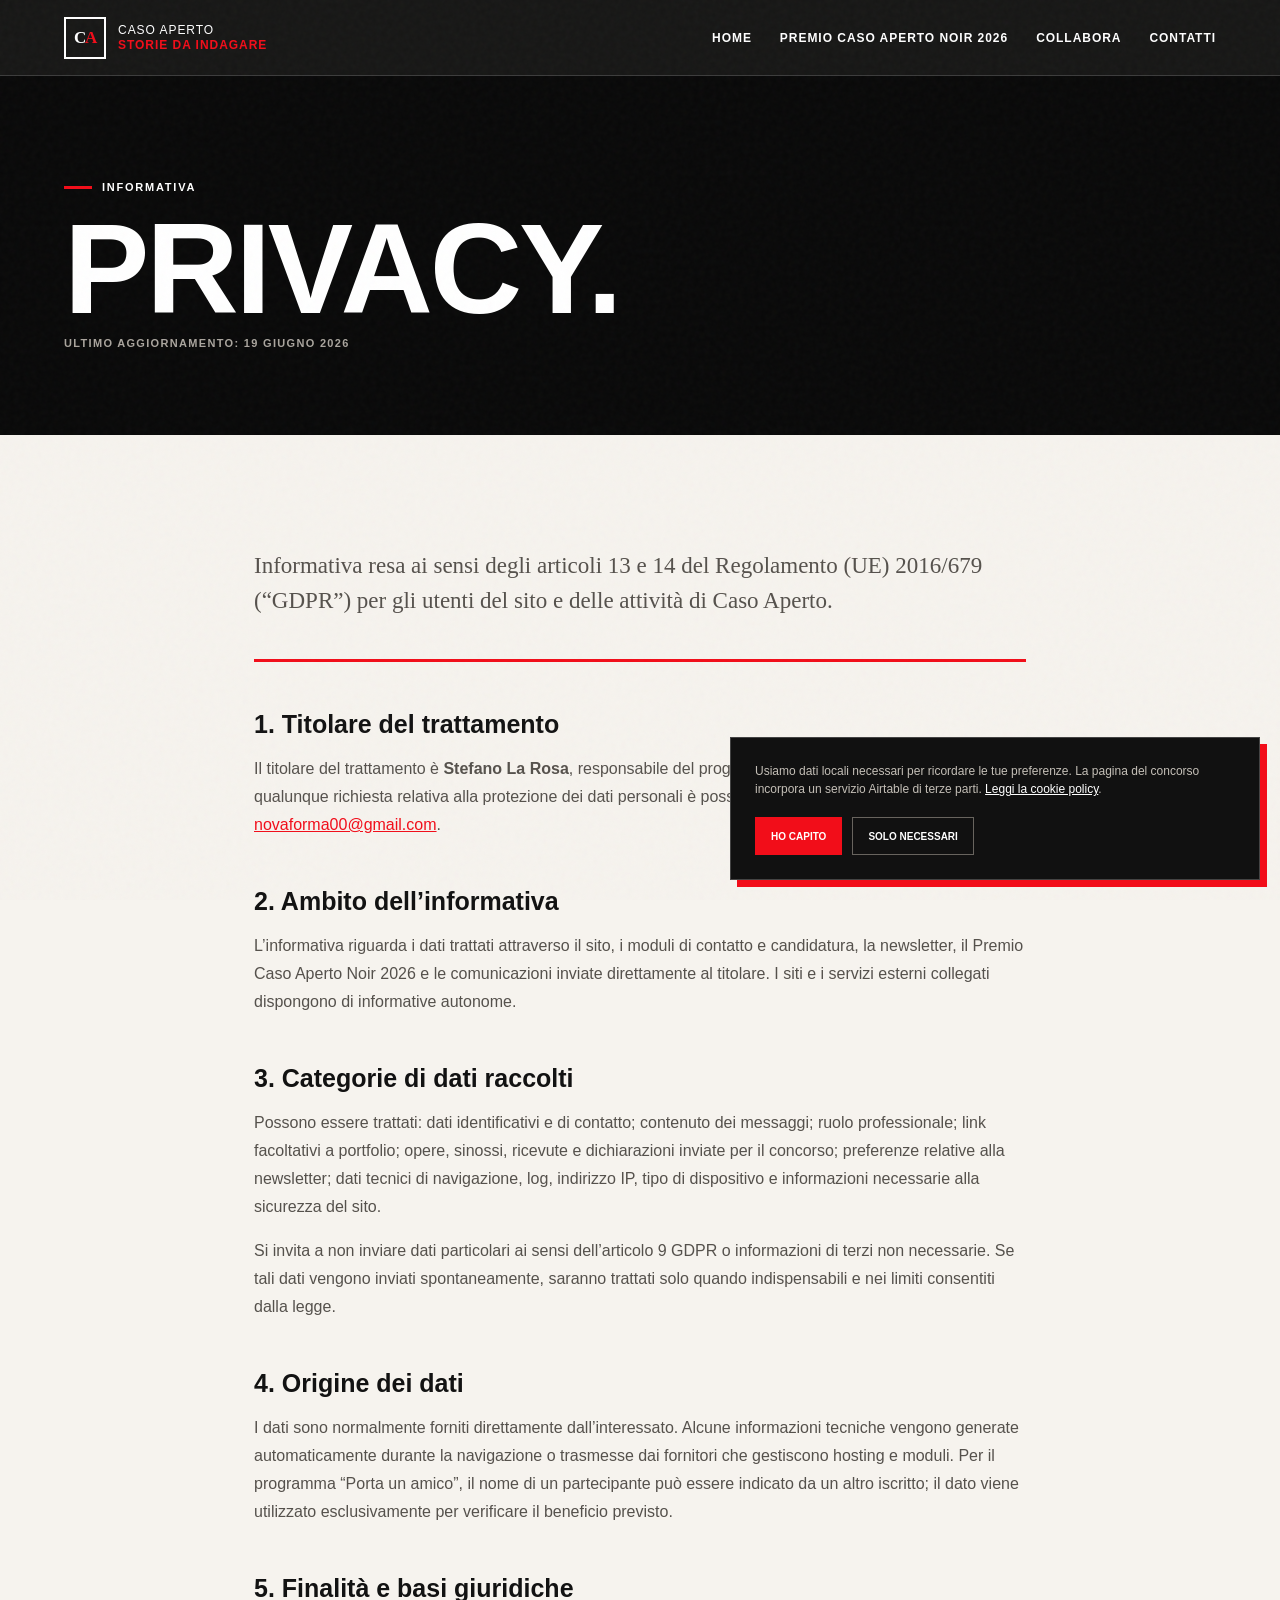
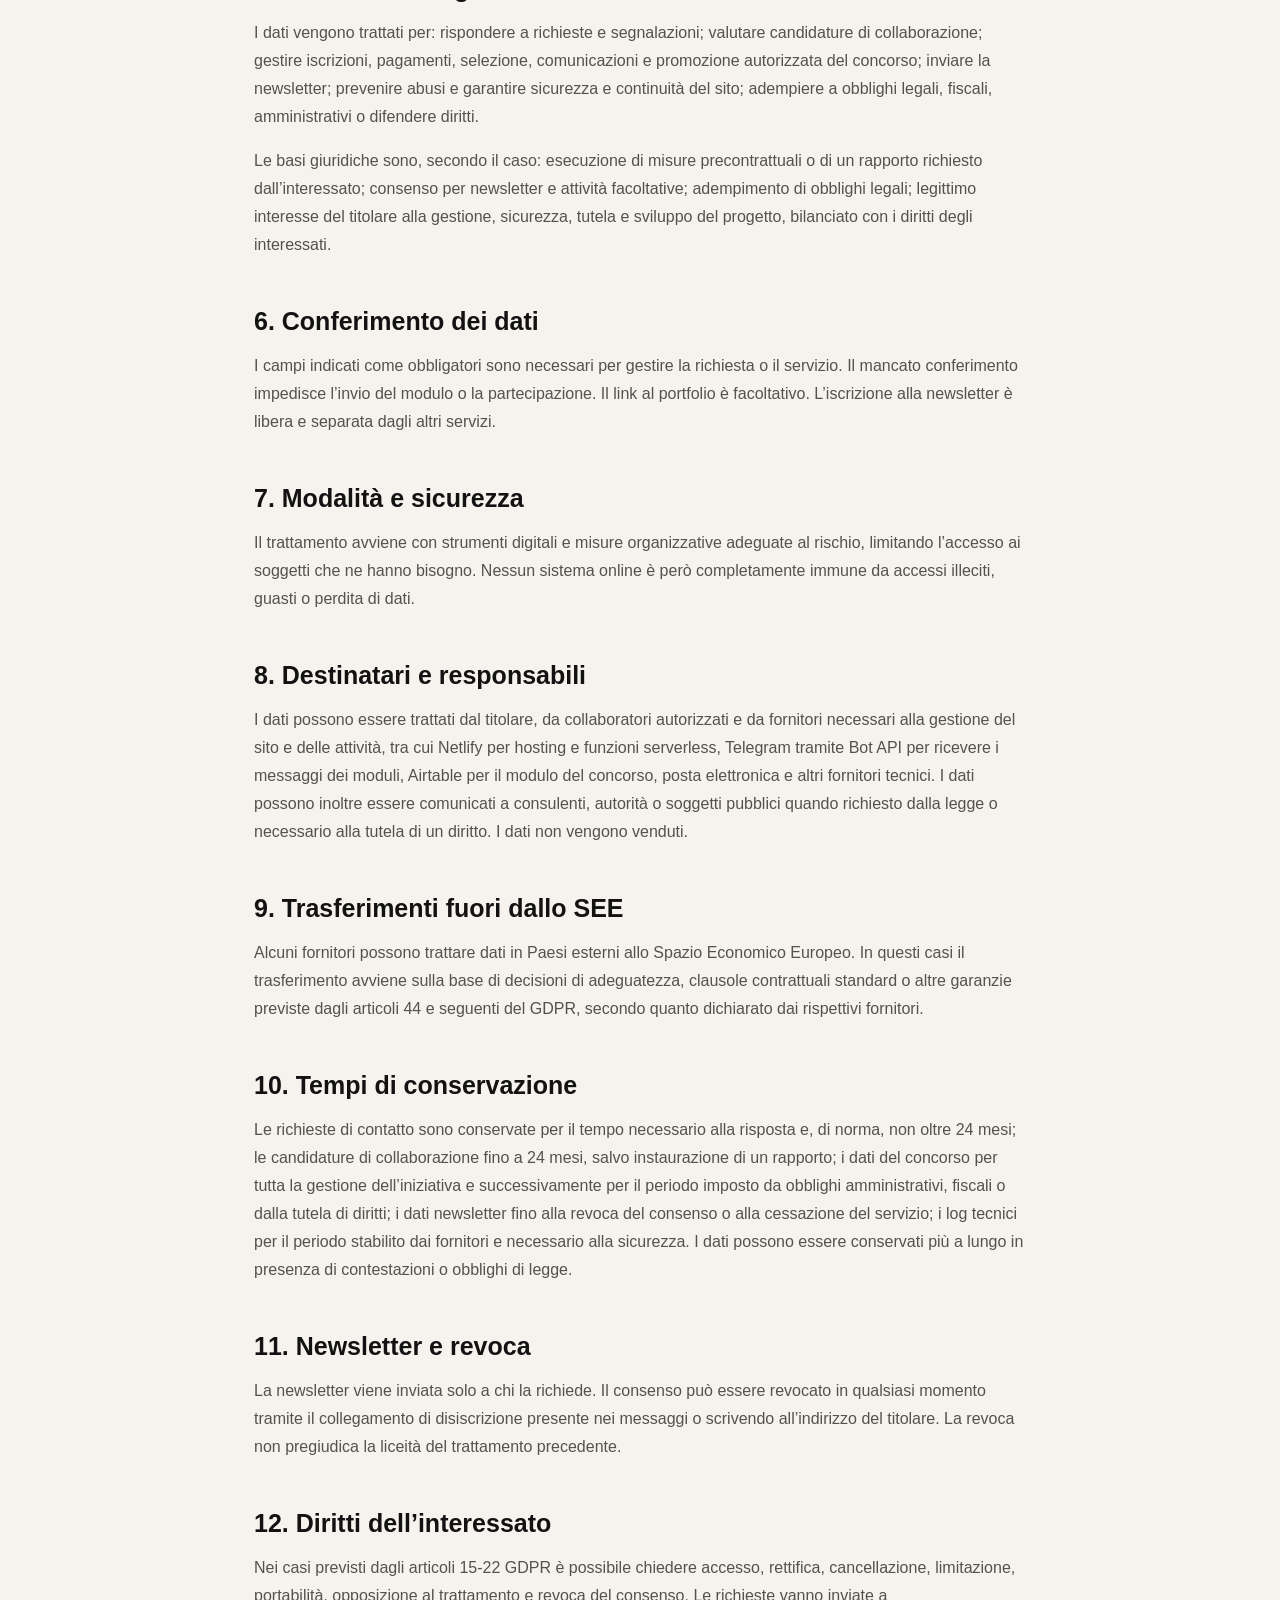
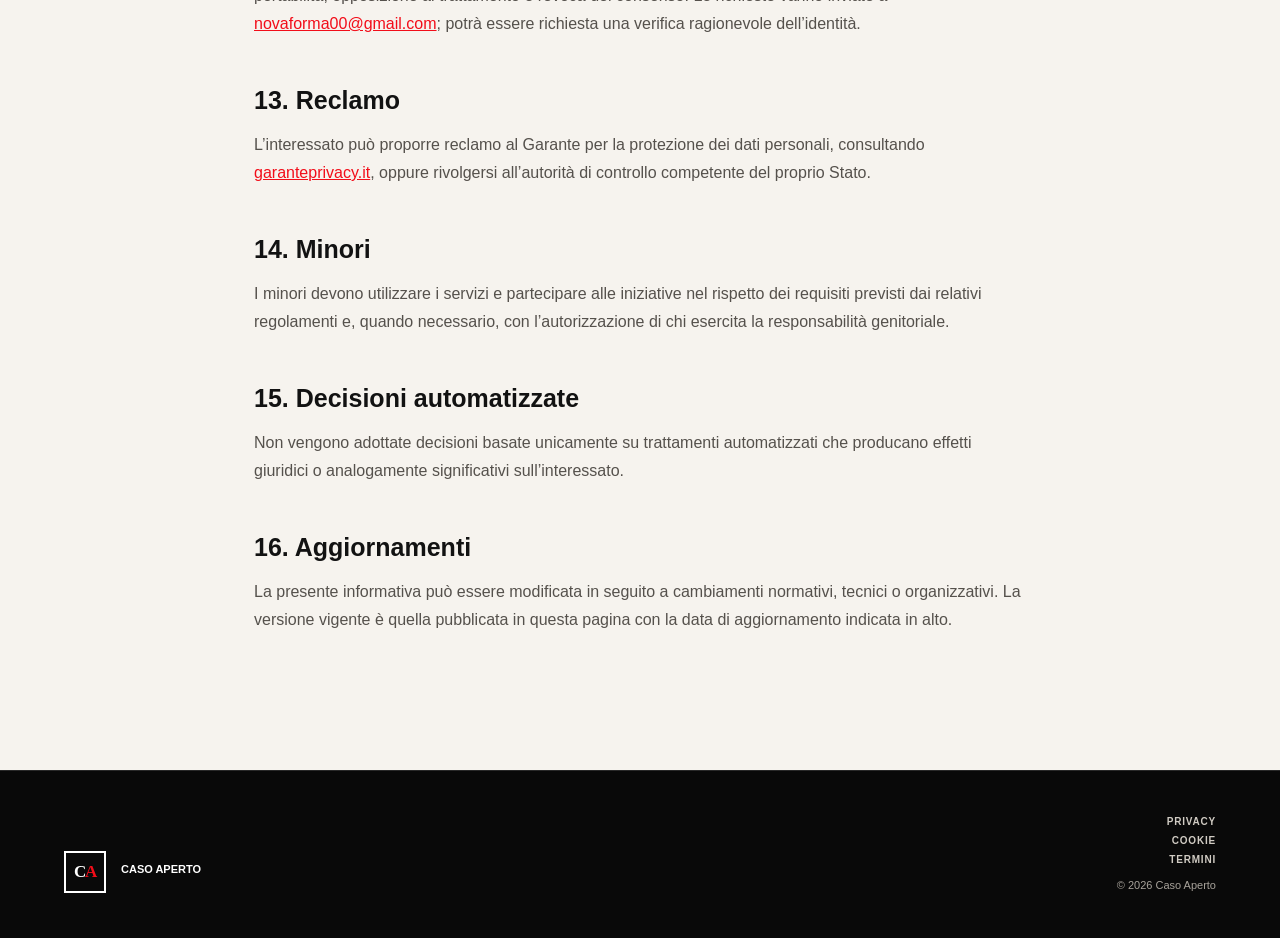
<file: landing concorso/privacy.html>
<!doctype html>
<html lang="it">
  <head>
    <meta charset="UTF-8" />
    <meta name="viewport" content="width=device-width, initial-scale=1.0" />
    <meta name="description" content="Informativa privacy di Caso Aperto." />
    <meta name="theme-color" content="#090909" />
    <title>Privacy policy | Caso Aperto</title>
    <link rel="stylesheet" href="styles.css" />
    <script src="script.js" defer></script>
  </head>
  <body class="site-page legal-page">
    <header class="site-header">
      <a class="brand" href="index.html"><span class="brand-mark"><span>C</span><span>A</span></span><span>Caso Aperto <strong>Storie da indagare</strong></span></a>
      <nav aria-label="Navigazione principale"><a href="index.html">Home</a><a href="premio-caso-aperto-noir-2026.html">Premio Caso Aperto Noir 2026</a><a href="collabora.html">Collabora</a><a href="contatti.html">Contatti</a></nav>
    </header>
    <main>
      <section class="legal-hero"><p class="eyebrow"><span></span> Informativa</p><h1>Privacy.</h1><p>Ultimo aggiornamento: 19 giugno 2026</p></section>
      <article class="legal-content">
        <p class="legal-intro">
          Informativa resa ai sensi degli articoli 13 e 14 del Regolamento (UE)
          2016/679 (“GDPR”) per gli utenti del sito e delle attività di Caso Aperto.
        </p>

        <h2>1. Titolare del trattamento</h2>
        <p>
          Il titolare del trattamento è <strong>Stefano La Rosa</strong>, responsabile
          del progetto editoriale Caso Aperto. Per qualunque richiesta relativa alla
          protezione dei dati personali è possibile scrivere a
          <a href="mailto:novaforma00@gmail.com">novaforma00@gmail.com</a>.
        </p>

        <h2>2. Ambito dell’informativa</h2>
        <p>
          L’informativa riguarda i dati trattati attraverso il sito, i moduli di
          contatto e candidatura, la newsletter, il Premio Caso Aperto Noir 2026 e
          le comunicazioni inviate direttamente al titolare. I siti e i servizi
          esterni collegati dispongono di informative autonome.
        </p>

        <h2>3. Categorie di dati raccolti</h2>
        <p>
          Possono essere trattati: dati identificativi e di contatto; contenuto dei
          messaggi; ruolo professionale; link facoltativi a portfolio; opere,
          sinossi, ricevute e dichiarazioni inviate per il concorso; preferenze
          relative alla newsletter; dati tecnici di navigazione, log, indirizzo IP,
          tipo di dispositivo e informazioni necessarie alla sicurezza del sito.
        </p>
        <p>
          Si invita a non inviare dati particolari ai sensi dell’articolo 9 GDPR o
          informazioni di terzi non necessarie. Se tali dati vengono inviati
          spontaneamente, saranno trattati solo quando indispensabili e nei limiti
          consentiti dalla legge.
        </p>

        <h2>4. Origine dei dati</h2>
        <p>
          I dati sono normalmente forniti direttamente dall’interessato. Alcune
          informazioni tecniche vengono generate automaticamente durante la
          navigazione o trasmesse dai fornitori che gestiscono hosting e moduli.
          Per il programma “Porta un amico”, il nome di un partecipante può essere
          indicato da un altro iscritto; il dato viene utilizzato esclusivamente per
          verificare il beneficio previsto.
        </p>

        <h2>5. Finalità e basi giuridiche</h2>
        <p>
          I dati vengono trattati per: rispondere a richieste e segnalazioni;
          valutare candidature di collaborazione; gestire iscrizioni, pagamenti,
          selezione, comunicazioni e promozione autorizzata del concorso; inviare la
          newsletter; prevenire abusi e garantire sicurezza e continuità del sito;
          adempiere a obblighi legali, fiscali, amministrativi o difendere diritti.
        </p>
        <p>
          Le basi giuridiche sono, secondo il caso: esecuzione di misure
          precontrattuali o di un rapporto richiesto dall’interessato; consenso per
          newsletter e attività facoltative; adempimento di obblighi legali;
          legittimo interesse del titolare alla gestione, sicurezza, tutela e
          sviluppo del progetto, bilanciato con i diritti degli interessati.
        </p>

        <h2>6. Conferimento dei dati</h2>
        <p>
          I campi indicati come obbligatori sono necessari per gestire la richiesta
          o il servizio. Il mancato conferimento impedisce l’invio del modulo o la
          partecipazione. Il link al portfolio è facoltativo. L’iscrizione alla
          newsletter è libera e separata dagli altri servizi.
        </p>

        <h2>7. Modalità e sicurezza</h2>
        <p>
          Il trattamento avviene con strumenti digitali e misure organizzative
          adeguate al rischio, limitando l’accesso ai soggetti che ne hanno bisogno.
          Nessun sistema online è però completamente immune da accessi illeciti,
          guasti o perdita di dati.
        </p>

        <h2>8. Destinatari e responsabili</h2>
        <p>
          I dati possono essere trattati dal titolare, da collaboratori autorizzati
          e da fornitori necessari alla gestione del sito e delle attività, tra cui
          Netlify per hosting e funzioni serverless, Telegram tramite Bot API per
          ricevere i messaggi dei moduli, Airtable per il modulo del concorso, posta
          elettronica e altri fornitori tecnici. I dati possono
          inoltre essere comunicati a consulenti, autorità o soggetti pubblici
          quando richiesto dalla legge o necessario alla tutela di un diritto.
          I dati non vengono venduti.
        </p>

        <h2>9. Trasferimenti fuori dallo SEE</h2>
        <p>
          Alcuni fornitori possono trattare dati in Paesi esterni allo Spazio
          Economico Europeo. In questi casi il trasferimento avviene sulla base di
          decisioni di adeguatezza, clausole contrattuali standard o altre garanzie
          previste dagli articoli 44 e seguenti del GDPR, secondo quanto dichiarato
          dai rispettivi fornitori.
        </p>

        <h2>10. Tempi di conservazione</h2>
        <p>
          Le richieste di contatto sono conservate per il tempo necessario alla
          risposta e, di norma, non oltre 24 mesi; le candidature di collaborazione
          fino a 24 mesi, salvo instaurazione di un rapporto; i dati del concorso per
          tutta la gestione dell’iniziativa e successivamente per il periodo imposto
          da obblighi amministrativi, fiscali o dalla tutela di diritti; i dati
          newsletter fino alla revoca del consenso o alla cessazione del servizio;
          i log tecnici per il periodo stabilito dai fornitori e necessario alla
          sicurezza. I dati possono essere conservati più a lungo in presenza di
          contestazioni o obblighi di legge.
        </p>

        <h2>11. Newsletter e revoca</h2>
        <p>
          La newsletter viene inviata solo a chi la richiede. Il consenso può essere
          revocato in qualsiasi momento tramite il collegamento di disiscrizione
          presente nei messaggi o scrivendo all’indirizzo del titolare. La revoca
          non pregiudica la liceità del trattamento precedente.
        </p>

        <h2>12. Diritti dell’interessato</h2>
        <p>
          Nei casi previsti dagli articoli 15-22 GDPR è possibile chiedere accesso,
          rettifica, cancellazione, limitazione, portabilità, opposizione al
          trattamento e revoca del consenso. Le richieste vanno inviate a
          <a href="mailto:novaforma00@gmail.com">novaforma00@gmail.com</a>; potrà
          essere richiesta una verifica ragionevole dell’identità.
        </p>

        <h2>13. Reclamo</h2>
        <p>
          L’interessato può proporre reclamo al Garante per la protezione dei dati
          personali, consultando
          <a href="https://www.garanteprivacy.it/" target="_blank" rel="noopener noreferrer">garanteprivacy.it</a>,
          oppure rivolgersi all’autorità di controllo competente del proprio Stato.
        </p>

        <h2>14. Minori</h2>
        <p>
          I minori devono utilizzare i servizi e partecipare alle iniziative nel
          rispetto dei requisiti previsti dai relativi regolamenti e, quando
          necessario, con l’autorizzazione di chi esercita la responsabilità
          genitoriale.
        </p>

        <h2>15. Decisioni automatizzate</h2>
        <p>
          Non vengono adottate decisioni basate unicamente su trattamenti
          automatizzati che producano effetti giuridici o analogamente significativi
          sull’interessato.
        </p>

        <h2>16. Aggiornamenti</h2>
        <p>
          La presente informativa può essere modificata in seguito a cambiamenti
          normativi, tecnici o organizzativi. La versione vigente è quella
          pubblicata in questa pagina con la data di aggiornamento indicata in alto.
        </p>
      </article>
    </main>
    <footer class="site-footer compact-footer"><div class="footer-brand"><span class="brand-mark"><span>C</span><span>A</span></span><p><strong>Caso Aperto</strong></p></div><div class="footer-legal"><a href="privacy.html">Privacy</a><a href="cookie.html">Cookie</a><a href="termini.html">Termini</a><p>© 2026 Caso Aperto</p></div></footer>
  </body>
</html>
</file>
<file: styles.css>
:root {
  --black: #090909;
  --ink: #121212;
  --red: #f20d19;
  --red-dark: #bd0811;
  --white: #f6f3ee;
  --paper: #e9e5de;
  --gray: #aaa59e;
  --line: rgba(255, 255, 255, 0.16);
  --display: Impact, Haettenschweiler, "Arial Narrow Bold", sans-serif;
  --body: Arial, Helvetica, sans-serif;
}

* {
  box-sizing: border-box;
}

html {
  scroll-behavior: smooth;
  scroll-padding-top: 88px;
}

body {
  margin: 0;
  color: var(--ink);
  background: var(--white);
  font-family: var(--body);
  -webkit-font-smoothing: antialiased;
}

body::before {
  position: fixed;
  z-index: 20;
  inset: 0;
  pointer-events: none;
  content: "";
  opacity: 0.045;
  background-image: url("data:image/svg+xml,%3Csvg viewBox='0 0 180 180' xmlns='http://www.w3.org/2000/svg'%3E%3Cfilter id='n'%3E%3CfeTurbulence type='fractalNoise' baseFrequency='.9' numOctaves='4' stitchTiles='stitch'/%3E%3C/filter%3E%3Crect width='100%25' height='100%25' filter='url(%23n)' opacity='.7'/%3E%3C/svg%3E");
}

a {
  color: inherit;
}

.skip-link {
  position: fixed;
  z-index: 100;
  top: 10px;
  left: 10px;
  padding: 12px 18px;
  color: white;
  background: var(--red);
  transform: translateY(-160%);
}

.skip-link:focus {
  transform: translateY(0);
}

.site-header {
  position: sticky;
  z-index: 10;
  top: 0;
  display: flex;
  min-height: 76px;
  align-items: center;
  justify-content: space-between;
  padding: 0 5vw;
  color: white;
  border-bottom: 1px solid var(--line);
  background: rgba(9, 9, 9, 0.94);
  backdrop-filter: blur(12px);
}

.brand {
  display: flex;
  align-items: center;
  gap: 12px;
  font-size: 12px;
  line-height: 1.25;
  letter-spacing: 0.08em;
  text-decoration: none;
  text-transform: uppercase;
}

.brand strong {
  display: block;
  color: var(--red);
}

.brand-mark {
  display: flex;
  width: 42px;
  height: 42px;
  align-items: center;
  justify-content: center;
  color: white;
  border: 2px solid white;
  font-family: Georgia, serif;
  font-size: 17px;
  font-weight: 700;
  letter-spacing: -0.08em;
}

.brand-mark span:last-child {
  color: var(--red);
}

nav {
  display: flex;
  align-items: center;
  gap: 28px;
}

nav > a {
  font-size: 12px;
  font-weight: 700;
  letter-spacing: 0.08em;
  text-decoration: none;
  text-transform: uppercase;
}

.button {
  display: inline-flex;
  min-height: 54px;
  align-items: center;
  justify-content: center;
  padding: 0 26px;
  border: 1px solid transparent;
  font-size: 12px;
  font-weight: 800;
  letter-spacing: 0.1em;
  text-decoration: none;
  text-transform: uppercase;
  transition: 180ms ease;
}

.button:hover {
  transform: translateY(-2px);
}

.button-small {
  min-height: 40px;
  padding: 0 18px;
  color: white;
  background: var(--red);
}

.button-primary {
  color: white;
  background: var(--red);
  box-shadow: 7px 7px 0 white;
}

.button-primary:hover {
  background: var(--red-dark);
  box-shadow: 4px 4px 0 white;
}

.hero {
  min-height: calc(100vh - 76px);
  overflow: hidden;
  color: white;
  background: var(--black);
}

.hero-content {
  position: relative;
  z-index: 2;
  display: flex;
  flex-direction: column;
  justify-content: center;
  padding: 8vw 5vw 6vw;
}

.eyebrow {
  display: flex;
  align-items: center;
  gap: 10px;
  margin: 0 0 20px;
  font-size: 11px;
  font-weight: 800;
  letter-spacing: 0.16em;
  text-transform: uppercase;
}

.eyebrow span {
  width: 28px;
  height: 3px;
  background: var(--red);
}

h1,
h2 {
  margin: 0;
  font-family: var(--display);
  font-weight: 900;
  letter-spacing: -0.025em;
  text-transform: uppercase;
}

h1 {
  max-width: 850px;
  font-size: clamp(64px, 8.3vw, 142px);
  line-height: 0.88;
}

h1 em {
  color: var(--red);
  font-style: normal;
}

.hero-copy {
  max-width: 590px;
  margin: 34px 0 0;
  color: #d1ccc4;
  font-family: Georgia, "Times New Roman", serif;
  font-size: clamp(18px, 1.5vw, 24px);
  line-height: 1.45;
}

.hero-actions {
  display: flex;
  align-items: center;
  gap: 32px;
  margin-top: 38px;
}

.text-link {
  display: inline-block;
  padding-block: 7px;
  border-bottom: 1px solid currentColor;
  font-size: 12px;
  font-weight: 800;
  letter-spacing: 0.08em;
  text-decoration: none;
  text-transform: uppercase;
}

.hero-facts {
  display: flex;
  gap: 56px;
  margin: 65px 0 0;
}

.hero-facts div {
  padding-left: 13px;
  border-left: 3px solid var(--red);
}

.hero-facts dt {
  color: var(--gray);
  font-size: 10px;
  font-weight: 700;
  letter-spacing: 0.12em;
  text-transform: uppercase;
}

.hero-facts dd {
  margin: 5px 0 0;
  font-family: var(--display);
  font-size: 30px;
  letter-spacing: 0.02em;
}

.deadline-bar {
  display: flex;
  min-height: 112px;
  align-items: center;
  justify-content: space-between;
  gap: 30px;
  padding: 24px 5vw;
  color: white;
  background: var(--red);
}

.deadline-bar > p {
  margin: 0;
  font-family: var(--display);
  font-size: clamp(20px, 2.2vw, 34px);
  letter-spacing: 0.01em;
  text-transform: uppercase;
}

.countdown {
  display: flex;
  gap: 26px;
  white-space: nowrap;
}

.countdown span {
  display: flex;
  align-items: baseline;
  gap: 6px;
  font-size: 10px;
  font-weight: 700;
  letter-spacing: 0.12em;
  text-transform: uppercase;
}

.countdown strong {
  font-family: var(--display);
  font-size: 38px;
  letter-spacing: 0;
}

.form-section,
.categories-section,
.bando-section {
  padding: 110px 5vw;
}

.form-section {
  display: grid;
  grid-template-columns: 1fr 0.8fr;
  column-gap: 8vw;
  background: var(--paper);
}

.section-intro h2,
.prize-section h2,
.bando-section h2,
.final-cta h2 {
  font-size: clamp(48px, 6vw, 94px);
  line-height: 0.92;
}

.section-intro > p:last-child,
.bando-section > div > p:last-child {
  max-width: 590px;
  margin: 25px 0 0;
  color: #5e5b57;
  font-family: Georgia, "Times New Roman", serif;
  font-size: 18px;
  line-height: 1.6;
}

.form-checklist {
  align-self: end;
  padding: 26px;
  color: white;
  background: var(--black);
  box-shadow: 8px 8px 0 var(--red);
}

.form-checklist p {
  margin: 0 0 14px;
  color: var(--red);
  font-size: 10px;
  font-weight: 800;
  letter-spacing: 0.14em;
  text-transform: uppercase;
}

.form-checklist ul {
  display: grid;
  gap: 12px;
  margin: 0;
  padding: 0;
  list-style: none;
  font-size: 13px;
}

.form-checklist li::before {
  margin-right: 9px;
  color: var(--red);
  content: "✓";
  font-weight: 900;
}

.form-shell {
  grid-column: 1 / -1;
  margin-top: 52px;
  overflow: hidden;
  border: 1px solid #cbc5bc;
  background: white;
  box-shadow: 14px 14px 0 var(--black);
}

.form-heading {
  display: flex;
  min-height: 54px;
  align-items: center;
  justify-content: space-between;
  gap: 24px;
  padding: 12px 18px;
  color: white;
  background: var(--black);
  font-size: 10px;
  font-weight: 800;
  letter-spacing: 0.1em;
  text-transform: uppercase;
}

.form-heading a {
  color: #d9d4cc;
}

.airtable-embed {
  display: block;
  width: 100%;
  height: 1180px;
  border: 0;
  background: white;
}

.form-fallback {
  padding: 24px;
}

.steps-section,
.dates-section {
  padding: 110px 5vw;
  color: white;
  background: var(--black);
}

.section-intro-light h2 {
  color: white;
}

.steps {
  display: grid;
  margin: 70px 0 0;
  padding: 0;
  border-top: 1px solid var(--line);
  list-style: none;
}

.steps > li {
  display: grid;
  grid-template-columns: 120px minmax(0, 1fr);
  gap: 35px;
  padding: 42px 0;
  border-bottom: 1px solid var(--line);
}

.step-number {
  color: var(--red);
  font-family: var(--display);
  font-size: 54px;
  line-height: 1;
}

.steps h3,
.category-grid h3 {
  margin: 0;
  font-family: var(--display);
  font-size: 34px;
  letter-spacing: 0.01em;
  text-transform: uppercase;
}

.steps p {
  max-width: 680px;
  margin: 9px 0 0;
  color: #bdb8b0;
  font-family: Georgia, serif;
  font-size: 17px;
  line-height: 1.5;
}

.steps small {
  display: block;
  margin-top: 10px;
  color: #d7d2ca;
  font-size: 12px;
  font-weight: 700;
  line-height: 1.45;
}

.copy-button {
  display: flex;
  width: min(100%, 560px);
  align-items: center;
  justify-content: space-between;
  gap: 12px;
  margin-top: 19px;
  padding: 14px 16px;
  color: white;
  border: 1px dashed #67635e;
  background: #1b1b1b;
  cursor: pointer;
  font: inherit;
  text-align: left;
}

.copy-button span {
  font-family: monospace;
  font-size: 12px;
}

.copy-button strong {
  color: var(--red);
  font-size: 10px;
  letter-spacing: 0.1em;
  text-transform: uppercase;
}

.light-link {
  margin-top: 20px;
}

.categories-section {
  background: var(--white);
}

.section-intro .categories-note {
  max-width: 690px;
  padding-left: 16px;
  border-left: 3px solid var(--red);
  font-family: var(--body);
  font-size: 14px;
  font-weight: 700;
  line-height: 1.55;
}

.categories-note a {
  color: var(--red);
}

.category-grid {
  display: grid;
  grid-template-columns: repeat(2, 1fr);
  margin-top: 70px;
  border-top: 1px solid #b8b2aa;
  border-left: 1px solid #b8b2aa;
}

.category-grid article {
  min-height: 250px;
  padding: 34px;
  border-right: 1px solid #b8b2aa;
  border-bottom: 1px solid #b8b2aa;
  transition: 180ms ease;
}

.category-grid article:hover {
  color: white;
  background: var(--red);
}

.category-grid article > span {
  display: block;
  margin-bottom: 50px;
  color: var(--red);
  font-family: var(--display);
  font-size: 18px;
}

.category-grid article:hover > span {
  color: white;
}

.category-grid p {
  max-width: 450px;
  margin: 15px 0 0;
  color: #6b6761;
  font-family: Georgia, serif;
  line-height: 1.5;
}

.category-grid article:hover p {
  color: white;
}

.prize-section {
  display: grid;
  grid-template-columns: minmax(260px, 0.7fr) 1.3fr;
  align-items: center;
  gap: 8vw;
  padding: 90px 5vw;
  color: white;
  background: var(--red);
}

.prize-stamp {
  font-family: var(--display);
  font-size: clamp(180px, 27vw, 440px);
  line-height: 0.7;
  text-shadow: 9px 9px 0 var(--black);
}

.prize-section h2 {
  max-width: 820px;
}

.prize-section > div:last-child > p:last-child {
  max-width: 680px;
  margin-top: 30px;
  font-family: Georgia, serif;
  font-size: 18px;
  line-height: 1.6;
}

.prize-section .prize-note {
  display: inline-block;
  margin: 28px 0 0;
  padding: 9px 13px;
  color: var(--black);
  background: white;
  font-family: var(--body);
  font-size: 11px;
  font-weight: 900;
  letter-spacing: 0.1em;
  line-height: 1.3;
  text-transform: uppercase;
}

.friend-section {
  display: grid;
  grid-template-columns: 0.8fr 1.2fr;
  gap: 8vw;
  padding: 110px 5vw;
  color: var(--ink);
  background: var(--paper);
}

.friend-heading h2 {
  font-size: clamp(56px, 7vw, 110px);
  line-height: 0.86;
}

.friend-heading > p:last-child {
  max-width: 500px;
  margin: 28px 0 0;
  color: #5e5b57;
  font-family: Georgia, serif;
  font-size: 18px;
  line-height: 1.6;
}

.friend-details {
  display: grid;
  align-content: start;
  border-top: 1px solid #aaa49c;
}

.friend-details article {
  display: grid;
  grid-template-columns: 150px 190px 1fr;
  gap: 24px;
  align-items: start;
  padding: 28px 0;
  border-bottom: 1px solid #aaa49c;
}

.friend-value {
  color: var(--red);
  font-family: var(--display);
  font-size: 28px;
  text-transform: uppercase;
}

.friend-details h3 {
  margin: 3px 0 0;
  font-family: var(--display);
  font-size: 22px;
  text-transform: uppercase;
}

.friend-details p {
  margin: 2px 0 0;
  color: #625e58;
  font-family: Georgia, serif;
  font-size: 15px;
  line-height: 1.55;
}

.button-friend {
  width: max-content;
  margin-top: 30px;
  color: white;
  background: var(--black);
  box-shadow: 7px 7px 0 var(--red);
}

.button-friend:hover {
  box-shadow: 4px 4px 0 var(--red);
}

.timeline {
  display: grid;
  grid-template-columns: repeat(4, 1fr);
  margin-top: 70px;
}

.timeline div {
  position: relative;
  min-height: 150px;
  padding: 26px 20px 0 0;
  border-top: 2px solid #4a4845;
}

.timeline div::before {
  position: absolute;
  top: -7px;
  left: 0;
  width: 12px;
  height: 12px;
  border-radius: 50%;
  background: #4a4845;
  content: "";
}

.timeline div.active {
  border-color: var(--red);
}

.timeline div.active::before {
  background: var(--red);
  box-shadow: 0 0 0 8px rgba(242, 13, 25, 0.18);
}

.timeline span {
  color: var(--red);
  font-family: var(--display);
  font-size: 33px;
}

.timeline p {
  max-width: 200px;
  margin: 12px 0 0;
  color: #bab5ae;
  font-size: 12px;
  font-weight: 700;
  line-height: 1.45;
  text-transform: uppercase;
}

.bando-section {
  display: grid;
  grid-template-columns: 0.85fr 1.15fr;
  gap: 8vw;
  background: var(--paper);
}

.document-actions {
  display: grid;
  align-content: center;
  gap: 14px;
}

.document-card {
  display: grid;
  grid-template-columns: auto 1fr auto;
  align-items: center;
  gap: 18px;
  min-height: 100px;
  padding: 18px;
  border: 1px solid #c1bbb2;
  background: var(--white);
  text-decoration: none;
  transition: 180ms ease;
}

.document-card:hover {
  color: white;
  border-color: var(--red);
  background: var(--red);
  transform: translateX(6px);
}

.document-icon {
  display: grid;
  width: 54px;
  height: 64px;
  place-items: center;
  color: white;
  background: var(--black);
  font-size: 10px;
  font-weight: 900;
}

.document-card strong,
.document-card small {
  display: block;
}

.document-card strong {
  font-size: 14px;
  text-transform: uppercase;
}

.document-card small {
  margin-top: 5px;
  color: #77726b;
}

.document-card:hover small {
  color: white;
}

.final-cta {
  padding: 120px 5vw 135px;
  color: white;
  text-align: center;
  background: var(--black);
}

.final-cta > p {
  margin: 0 0 24px;
  color: var(--red);
  font-size: 11px;
  font-weight: 800;
  letter-spacing: 0.17em;
  text-transform: uppercase;
}

.final-cta .button {
  margin-top: 42px;
}

footer {
  display: grid;
  grid-template-columns: 1fr auto auto;
  align-items: end;
  gap: 50px;
  padding: 45px 5vw;
  color: #a7a29a;
  border-top: 1px solid #292929;
  background: var(--black);
  font-size: 11px;
}

.footer-brand {
  display: flex;
  align-items: center;
  gap: 15px;
}

.footer-brand p,
footer > div > p {
  margin: 0 0 6px;
  line-height: 1.5;
}

footer strong {
  color: white;
  text-transform: uppercase;
}

footer a {
  color: white;
}

.footer-note {
  margin: 0;
}

.mobile-cta {
  display: none;
}

@media (max-width: 960px) {
  nav > a:not(.button) {
    display: none;
  }

  .hero-content {
    min-height: 740px;
    padding-top: 100px;
  }

  .form-section,
  .bando-section,
  .prize-section,
  .friend-section {
    grid-template-columns: 1fr;
  }

  .friend-section {
    gap: 55px;
  }

  .form-checklist {
    margin-top: 40px;
  }

  .prize-stamp {
    font-size: 230px;
  }

  .timeline {
    grid-template-columns: repeat(2, 1fr);
    row-gap: 35px;
  }
}

@media (max-width: 640px) {
  html {
    scroll-padding-top: 68px;
  }

  .site-header {
    min-height: 68px;
    padding: 0 20px;
  }

  .site-header .button {
    display: none;
  }

  .brand-mark {
    width: 36px;
    height: 36px;
    font-size: 15px;
  }

  .hero-content {
    min-height: 670px;
    padding: 80px 20px 60px;
  }

  h1 {
    font-size: clamp(58px, 19vw, 92px);
  }

  .hero-copy {
    font-size: 18px;
  }

  .hero-actions {
    align-items: flex-start;
    flex-direction: column;
    gap: 22px;
  }

  .hero-facts {
    width: 100%;
    justify-content: space-between;
    gap: 10px;
    margin-top: 50px;
  }

  .hero-facts dd {
    font-size: 24px;
  }

  .deadline-bar {
    align-items: flex-start;
    flex-direction: column;
    padding: 25px 20px;
  }

  .countdown {
    width: 100%;
    justify-content: space-between;
    gap: 10px;
  }

  .countdown strong {
    font-size: 30px;
  }

  .form-section,
  .categories-section,
  .steps-section,
  .friend-section,
  .dates-section,
  .bando-section {
    padding: 78px 20px;
  }

  .section-intro h2,
  .prize-section h2,
  .friend-heading h2,
  .bando-section h2,
  .final-cta h2 {
    font-size: 47px;
  }

  .section-intro > p:last-child,
  .bando-section > div > p:last-child {
    font-size: 16px;
  }

  .form-shell {
    margin-top: 38px;
    box-shadow: 7px 7px 0 var(--black);
  }

  .form-heading {
    align-items: flex-start;
    flex-direction: column;
    gap: 7px;
  }

  .airtable-embed {
    height: 1260px;
  }

  .steps {
    margin-top: 48px;
  }

  .steps > li {
    grid-template-columns: 65px 1fr;
    gap: 12px;
    padding: 32px 0;
  }

  .step-number {
    font-size: 38px;
  }

  .steps h3,
  .category-grid h3 {
    font-size: 27px;
  }

  .copy-button {
    align-items: flex-start;
    flex-direction: column;
  }

  .copy-button span {
    word-break: break-all;
  }

  .category-grid {
    grid-template-columns: 1fr;
    margin-top: 48px;
  }

  .category-grid article {
    min-height: 210px;
    padding: 26px;
  }

  .category-grid article > span {
    margin-bottom: 36px;
  }

  .prize-section {
    gap: 30px;
    padding: 78px 20px;
  }

  .friend-section {
    gap: 45px;
  }

  .friend-details article {
    grid-template-columns: 1fr;
    gap: 8px;
    padding: 25px 0;
  }

  .friend-details h3 {
    margin-top: 4px;
  }

  .prize-stamp {
    font-size: 180px;
  }

  .timeline {
    grid-template-columns: 1fr;
  }

  .timeline div {
    min-height: 115px;
  }

  .bando-section {
    gap: 45px;
  }

  .document-card {
    grid-template-columns: auto 1fr;
  }

  .document-card b {
    display: none;
  }

  .final-cta {
    padding: 90px 20px 120px;
  }

  footer {
    grid-template-columns: 1fr;
    align-items: start;
    gap: 28px;
    padding: 42px 20px 100px;
  }

  .mobile-cta {
    position: fixed;
    z-index: 15;
    right: 12px;
    bottom: 12px;
    left: 12px;
    display: flex;
    min-height: 56px;
    align-items: center;
    justify-content: space-between;
    padding: 0 21px;
    color: white;
    background: var(--red);
    box-shadow: 0 6px 24px rgba(0, 0, 0, 0.34);
    font-size: 12px;
    font-weight: 900;
    letter-spacing: 0.1em;
    text-decoration: none;
    text-transform: uppercase;
  }

  .mobile-cta span {
    font-size: 22px;
  }
}

@media (prefers-reduced-motion: reduce) {
  html {
    scroll-behavior: auto;
  }

  *,
  *::before,
  *::after {
    transition-duration: 0.01ms !important;
  }
}

/* Caso Aperto website */

.site-page .site-header nav .active {
  color: var(--red);
}

.nav-newsletter,
.footer-links button,
.text-button {
  padding: 0;
  color: inherit;
  border: 0;
  background: none;
  cursor: pointer;
  font: inherit;
}

.nav-newsletter {
  min-height: 40px;
  padding: 0 17px;
  color: white;
  border: 1px solid rgba(255, 255, 255, 0.45);
  font-size: 11px;
  font-weight: 800;
  letter-spacing: 0.1em;
  text-transform: uppercase;
}

.editorial-hero {
  min-height: calc(100vh - 76px);
  color: white;
  background: var(--black);
}

.editorial-hero-copy {
  display: flex;
  flex-direction: column;
  justify-content: center;
  padding: 8vw 5vw;
}

.editorial-hero h1 {
  max-width: 1050px;
  font-size: clamp(68px, 9vw, 150px);
  line-height: 0.86;
}

.editorial-hero h1 em,
.collaborate-hero h1 em {
  color: var(--red);
  font-style: normal;
}

.editorial-hero-copy > p:not(.eyebrow) {
  max-width: 660px;
  margin: 36px 0 0;
  color: #c9c4bc;
  font-family: Georgia, serif;
  font-size: clamp(18px, 1.5vw, 24px);
  line-height: 1.55;
}

.text-button {
  color: white;
}

.manifesto-section {
  display: grid;
  grid-template-columns: 1fr 0.8fr;
  gap: 8vw;
  padding: 120px 5vw;
  background: var(--paper);
}

.manifesto-section h2,
.topics-section h2,
.contest-feature h2,
.join-strip h2,
.newsletter-section h2,
.page-hero h1,
.contact-info h2,
.roles-section h2,
.application-section h2 {
  font-size: clamp(52px, 6.4vw, 100px);
  line-height: 0.9;
}

.manifesto-copy {
  align-self: end;
  border-top: 3px solid var(--red);
}

.manifesto-copy p {
  margin: 0;
  padding: 24px 0;
  color: #514e49;
  border-bottom: 1px solid #bdb7ae;
  font-family: Georgia, serif;
  font-size: 18px;
  line-height: 1.65;
}

.topics-section {
  padding: 110px 5vw;
  color: white;
  background: var(--black);
}

.topic-grid {
  display: grid;
  grid-template-columns: repeat(4, 1fr);
  margin-top: 70px;
  border-top: 1px solid var(--line);
  border-left: 1px solid var(--line);
}

.topic-grid article {
  min-height: 310px;
  padding: 30px;
  border-right: 1px solid var(--line);
  border-bottom: 1px solid var(--line);
  transition: 180ms ease;
}

.topic-grid article:hover {
  background: var(--red);
}

.topic-grid span {
  display: block;
  margin-bottom: 80px;
  color: var(--red);
  font-family: var(--display);
  font-size: 20px;
}

.topic-grid article:hover span {
  color: white;
}

.topic-grid h3,
.roles-grid h3 {
  margin: 0;
  font-family: var(--display);
  font-size: 30px;
  text-transform: uppercase;
}

.topic-grid p {
  color: #aaa59e;
  font-family: Georgia, serif;
  line-height: 1.55;
}

.topic-grid article:hover p {
  color: white;
}

.contest-feature {
  display: grid;
  grid-template-columns: 0.8fr 1.2fr;
  align-items: center;
  gap: 6vw;
  padding: 90px 5vw;
  color: white;
  background: var(--red);
}

.contest-number {
  font-family: var(--display);
  font-size: clamp(120px, 21vw, 330px);
  line-height: 0.75;
  letter-spacing: -0.06em;
  text-shadow: 8px 8px 0 var(--black);
}

.contest-feature > div:last-child > p:last-of-type {
  max-width: 650px;
  margin: 28px 0 0;
  font-family: Georgia, serif;
  font-size: 18px;
  line-height: 1.6;
}

.button-dark,
.button-form {
  margin-top: 30px;
  color: white;
  background: var(--black);
}

.join-strip {
  display: grid;
  grid-template-columns: 1fr 0.7fr auto;
  align-items: center;
  gap: 5vw;
  padding: 85px 5vw;
  background: var(--white);
}

.join-strip p:not(.eyebrow) {
  color: #5b5751;
  font-family: Georgia, serif;
  font-size: 17px;
  line-height: 1.6;
}

.button-outline {
  border-color: var(--black);
}

.button-outline:hover {
  color: white;
  background: var(--black);
}

.newsletter-section {
  padding: 115px 5vw 130px;
  color: white;
  text-align: center;
  background: var(--black);
}

.newsletter-section .eyebrow {
  justify-content: center;
}

.newsletter-section > p:not(.eyebrow) {
  margin: 28px auto 0;
  color: #bcb7af;
  font-family: Georgia, serif;
  font-size: 18px;
}

.newsletter-section .button {
  margin-top: 38px;
}

.site-footer {
  grid-template-columns: 1fr auto auto;
}

.footer-links,
.footer-legal {
  display: flex;
  align-items: flex-start;
  gap: 18px;
}

.footer-links a,
.footer-links button,
.footer-legal a {
  color: #d0cbc3;
  font-size: 10px;
  font-weight: 800;
  letter-spacing: 0.08em;
  text-decoration: none;
  text-transform: uppercase;
}

.footer-links button:hover,
.footer-links a:hover,
.footer-legal a:hover {
  color: var(--red);
}

.footer-legal {
  align-items: flex-end;
  flex-direction: column;
  gap: 8px;
}

.footer-legal p {
  margin: 4px 0 0;
}

.page-hero {
  min-height: 570px;
  padding: 130px 5vw 90px;
  color: white;
  background: var(--black);
}

.page-hero > p:last-child {
  max-width: 700px;
  margin-top: 34px;
  color: #bdb8b0;
  font-family: Georgia, serif;
  font-size: 21px;
  line-height: 1.55;
}

.contact-layout,
.application-section {
  display: grid;
  grid-template-columns: 0.8fr 1.2fr;
  gap: 8vw;
  padding: 110px 5vw;
  background: var(--paper);
}

.contact-info > p:not(.eyebrow) {
  max-width: 500px;
  color: #65615b;
  font-family: Georgia, serif;
  line-height: 1.6;
}

.contact-email {
  display: inline-block;
  margin: 30px 0 18px;
  color: var(--red);
  font-family: var(--display);
  font-size: clamp(22px, 3vw, 42px);
  text-decoration: none;
}

.contact-topics {
  display: flex;
  flex-wrap: wrap;
  gap: 8px;
  margin-top: 38px;
}

.contact-topics span {
  padding: 9px 12px;
  border: 1px solid #aaa49c;
  font-size: 10px;
  font-weight: 800;
  text-transform: uppercase;
}

.editorial-form {
  display: grid;
  gap: 22px;
  padding: 36px;
  border: 1px solid #c5bfb6;
  background: var(--white);
  box-shadow: 12px 12px 0 var(--black);
}

.editorial-form label {
  display: grid;
  gap: 9px;
  font-size: 10px;
  font-weight: 900;
  letter-spacing: 0.11em;
  text-transform: uppercase;
}

.editorial-form input,
.editorial-form select,
.editorial-form textarea {
  width: 100%;
  padding: 14px 0;
  color: var(--ink);
  border: 0;
  border-bottom: 1px solid #928d86;
  border-radius: 0;
  outline: 0;
  background: transparent;
  font: 16px var(--body);
}

.editorial-form textarea {
  resize: vertical;
}

.editorial-form input:focus,
.editorial-form select:focus,
.editorial-form textarea:focus {
  border-color: var(--red);
}

.editorial-form .form-consent {
  display: flex;
  align-items: flex-start;
  grid-template-columns: none;
  gap: 10px;
  font-weight: 500;
  line-height: 1.5;
  letter-spacing: 0;
  text-transform: none;
}

.form-status {
  min-height: 20px;
  margin: 0;
  font-size: 12px;
  font-weight: 700;
  line-height: 1.5;
}

.form-status.is-success {
  color: #16833c;
}

.form-status.is-error {
  color: var(--red);
}

.editorial-form button:disabled,
.newsletter-form button:disabled {
  cursor: wait;
  opacity: 0.65;
}

.newsletter-dialog > .form-status {
  margin-top: 13px;
}

.form-consent input {
  width: 16px;
  flex: 0 0 16px;
  margin-top: 2px;
}

.form-consent a {
  color: var(--red);
}

.hidden-field {
  position: absolute;
  left: -9999px;
}

.roles-section {
  padding: 110px 5vw;
  background: var(--white);
}

.roles-grid {
  display: grid;
  grid-template-columns: repeat(3, 1fr);
  margin-top: 65px;
  border-top: 1px solid #b8b2aa;
  border-left: 1px solid #b8b2aa;
}

.roles-grid article {
  min-height: 330px;
  padding: 32px;
  border-right: 1px solid #b8b2aa;
  border-bottom: 1px solid #b8b2aa;
}

.roles-grid article > span {
  display: block;
  margin-bottom: 70px;
  color: var(--red);
  font-family: var(--display);
  font-size: 20px;
}

.roles-grid p {
  color: #615d57;
  font-family: Georgia, serif;
  line-height: 1.55;
}

.roles-grid strong {
  display: block;
  margin-top: 26px;
  color: var(--red);
  font-size: 10px;
  letter-spacing: 0.1em;
  text-transform: uppercase;
}

.application-section {
  color: white;
  background: var(--black);
}

.application-section > div > p:not(.eyebrow) {
  max-width: 520px;
  color: #b7b2aa;
  font-family: Georgia, serif;
  font-size: 18px;
  line-height: 1.6;
}

.application-section ul {
  display: grid;
  gap: 12px;
  margin-top: 35px;
  padding: 0;
  color: #d2cdc5;
  list-style: none;
  font-size: 13px;
}

.application-section li::before {
  margin-right: 10px;
  color: var(--red);
  content: "✓";
}

.editorial-form-dark {
  color: var(--ink);
}

.legal-hero {
  padding: 105px 5vw 75px;
  color: white;
  background: var(--black);
}

.legal-hero h1 {
  font-size: clamp(70px, 10vw, 150px);
}

.legal-hero > p:last-child {
  color: var(--gray);
  font-size: 11px;
  font-weight: 800;
  letter-spacing: 0.12em;
  text-transform: uppercase;
}

.legal-content {
  max-width: 900px;
  margin: 0 auto;
  padding: 90px 5vw 120px;
}

.legal-content .legal-intro {
  padding-bottom: 40px;
  border-bottom: 3px solid var(--red);
  font-family: Georgia, serif;
  font-size: 23px;
  line-height: 1.55;
}

.legal-content h2 {
  margin: 48px 0 12px;
  font-size: 25px;
  letter-spacing: 0;
  text-transform: none;
}

.legal-content p {
  color: #55514c;
  line-height: 1.75;
}

.legal-content a {
  color: var(--red);
}

.compact-footer {
  grid-template-columns: 1fr auto;
}

.thanks-page {
  display: grid;
  min-height: 100vh;
  place-items: center;
  padding: 30px;
  color: white;
  background: var(--black);
}

.thanks-page main {
  max-width: 780px;
  text-align: center;
}

.thanks-page .brand-mark {
  margin: 0 auto 45px;
}

.thanks-page .eyebrow {
  justify-content: center;
}

.thanks-page h1 {
  font-size: clamp(80px, 15vw, 180px);
}

.thanks-page main > p:not(.eyebrow) {
  color: #bbb6ae;
  font-family: Georgia, serif;
  font-size: 19px;
}

.thanks-page .button {
  margin-top: 35px;
}

.newsletter-modal {
  position: fixed;
  z-index: 100;
  inset: 0;
  display: none;
  align-items: center;
  justify-content: center;
  padding: 24px;
  background: rgba(0, 0, 0, 0.76);
  backdrop-filter: blur(8px);
}

.newsletter-modal.is-open {
  display: flex;
}

.newsletter-dialog {
  position: relative;
  width: min(100%, 720px);
  padding: 55px;
  color: white;
  border: 1px solid #3c3c3c;
  background: var(--black);
  box-shadow: 14px 14px 0 var(--red);
}

.newsletter-dialog h2 {
  max-width: 600px;
  font-size: clamp(47px, 7vw, 82px);
  line-height: 0.9;
}

.newsletter-dialog > p:not(.eyebrow) {
  max-width: 530px;
  color: #bcb7af;
  font-family: Georgia, serif;
  font-size: 17px;
  line-height: 1.55;
}

.newsletter-close {
  position: absolute;
  top: 16px;
  right: 17px;
  width: 40px;
  height: 40px;
  color: white;
  border: 1px solid #5c5a56;
  background: transparent;
  cursor: pointer;
  font-size: 24px;
}

.newsletter-form {
  display: grid;
  grid-template-columns: 1fr auto;
  gap: 10px;
  margin-top: 30px;
}

.newsletter-form input {
  min-width: 0;
  padding: 0 17px;
  color: white;
  border: 1px solid #66625d;
  background: #171717;
  font: 15px var(--body);
}

.newsletter-form .button {
  min-height: 56px;
  color: white;
  background: var(--red);
}

.newsletter-privacy {
  margin: 14px 0 0;
  color: #8d8982;
  font-size: 10px;
}

.newsletter-privacy a {
  color: white;
}

.cookie-banner {
  position: fixed;
  z-index: 90;
  right: 20px;
  bottom: 20px;
  display: none;
  width: min(calc(100% - 40px), 530px);
  padding: 24px;
  color: white;
  border: 1px solid #444;
  background: #111;
  box-shadow: 7px 7px 0 var(--red);
}

.cookie-banner.is-visible {
  display: block;
}

.cookie-banner p {
  margin: 0;
  color: #c4bfb7;
  font-size: 12px;
  line-height: 1.55;
}

.cookie-banner a {
  color: white;
}

.cookie-actions {
  display: flex;
  gap: 10px;
  margin-top: 18px;
}

.cookie-actions button {
  min-height: 38px;
  padding: 0 15px;
  color: white;
  border: 1px solid #68645e;
  background: transparent;
  cursor: pointer;
  font-size: 10px;
  font-weight: 800;
  text-transform: uppercase;
}

.cookie-actions button:first-child {
  border-color: var(--red);
  background: var(--red);
}

body.modal-open {
  overflow: hidden;
}

.mobile-menu-toggle,
.mobile-site-menu {
  display: none;
}

@media (max-width: 960px) {
  .site-header nav {
    display: none;
  }

  .mobile-menu-toggle {
    display: grid;
    width: 44px;
    height: 44px;
    place-content: center;
    gap: 7px;
    color: white;
    border: 1px solid #4b4945;
    background: transparent;
    cursor: pointer;
  }

  .mobile-menu-toggle span {
    display: block;
    width: 20px;
    height: 2px;
    background: currentColor;
  }

  .mobile-site-menu {
    position: absolute;
    z-index: 20;
    top: 100%;
    right: 0;
    left: 0;
    padding: 12px 5vw 22px;
    border-top: 1px solid var(--line);
    background: #0b0b0b;
  }

  .mobile-site-menu.is-open {
    display: grid;
  }

  .mobile-site-menu a,
  .mobile-site-menu button {
    padding: 17px 0;
    color: white;
    border: 0;
    border-bottom: 1px solid var(--line);
    background: none;
    font: 800 12px var(--body);
    letter-spacing: 0.1em;
    text-align: left;
    text-decoration: none;
    text-transform: uppercase;
  }

  .mobile-site-menu button {
    color: var(--red);
    cursor: pointer;
  }

  .manifesto-section,
  .contest-feature,
  .join-strip,
  .contact-layout,
  .application-section {
    grid-template-columns: 1fr;
  }

  .topic-grid {
    grid-template-columns: repeat(2, 1fr);
  }

  .join-strip {
    gap: 30px;
  }

  .join-strip .button {
    width: max-content;
  }

  .roles-grid {
    grid-template-columns: 1fr;
  }

  .roles-grid article {
    min-height: 260px;
  }
}

@media (max-width: 640px) {
  .editorial-hero-copy {
    min-height: 690px;
    padding: 85px 20px 65px;
  }

  .editorial-hero h1 {
    font-size: clamp(58px, 19vw, 86px);
  }

  .manifesto-section,
  .topics-section,
  .contest-feature,
  .join-strip,
  .newsletter-section,
  .contact-layout,
  .roles-section,
  .application-section {
    padding: 75px 20px;
  }

  .manifesto-section {
    gap: 50px;
  }

  .manifesto-section h2,
  .topics-section h2,
  .contest-feature h2,
  .join-strip h2,
  .newsletter-section h2,
  .page-hero h1,
  .contact-info h2,
  .roles-section h2,
  .application-section h2 {
    font-size: 46px;
  }

  .topic-grid {
    grid-template-columns: 1fr;
    margin-top: 45px;
  }

  .topic-grid article {
    min-height: 250px;
  }

  .topic-grid span {
    margin-bottom: 45px;
  }

  .contest-number {
    font-size: 120px;
  }

  .site-footer,
  .compact-footer {
    grid-template-columns: 1fr;
  }

  .footer-links {
    flex-wrap: wrap;
  }

  .footer-legal {
    align-items: flex-start;
  }

  .page-hero {
    min-height: 500px;
    padding: 105px 20px 70px;
  }

  .editorial-form {
    padding: 25px 20px;
    box-shadow: 7px 7px 0 var(--black);
  }

  .contact-email {
    overflow-wrap: anywhere;
  }

  .roles-grid {
    margin-top: 45px;
  }

  .legal-hero {
    padding: 85px 20px 60px;
  }

  .legal-content {
    padding: 60px 20px 90px;
  }

  .newsletter-dialog {
    padding: 45px 22px 30px;
    box-shadow: 7px 7px 0 var(--red);
  }

  .newsletter-form {
    grid-template-columns: 1fr;
  }

  .newsletter-form input {
    min-height: 54px;
  }

  .cookie-banner {
    right: 12px;
    bottom: 12px;
    width: calc(100% - 24px);
  }
}
</file>
<file: landing concorso/styles.css>
:root {
  --black: #090909;
  --ink: #121212;
  --red: #f20d19;
  --red-dark: #bd0811;
  --white: #f6f3ee;
  --paper: #e9e5de;
  --gray: #aaa59e;
  --line: rgba(255, 255, 255, 0.16);
  --display: Impact, Haettenschweiler, "Arial Narrow Bold", sans-serif;
  --body: Arial, Helvetica, sans-serif;
}

* {
  box-sizing: border-box;
}

html {
  scroll-behavior: smooth;
  scroll-padding-top: 88px;
}

body {
  margin: 0;
  color: var(--ink);
  background: var(--white);
  font-family: var(--body);
  -webkit-font-smoothing: antialiased;
}

body::before {
  position: fixed;
  z-index: 20;
  inset: 0;
  pointer-events: none;
  content: "";
  opacity: 0.045;
  background-image: url("data:image/svg+xml,%3Csvg viewBox='0 0 180 180' xmlns='http://www.w3.org/2000/svg'%3E%3Cfilter id='n'%3E%3CfeTurbulence type='fractalNoise' baseFrequency='.9' numOctaves='4' stitchTiles='stitch'/%3E%3C/filter%3E%3Crect width='100%25' height='100%25' filter='url(%23n)' opacity='.7'/%3E%3C/svg%3E");
}

a {
  color: inherit;
}

.skip-link {
  position: fixed;
  z-index: 100;
  top: 10px;
  left: 10px;
  padding: 12px 18px;
  color: white;
  background: var(--red);
  transform: translateY(-160%);
}

.skip-link:focus {
  transform: translateY(0);
}

.site-header {
  position: sticky;
  z-index: 10;
  top: 0;
  display: flex;
  min-height: 76px;
  align-items: center;
  justify-content: space-between;
  padding: 0 5vw;
  color: white;
  border-bottom: 1px solid var(--line);
  background: rgba(9, 9, 9, 0.94);
  backdrop-filter: blur(12px);
}

.brand {
  display: flex;
  align-items: center;
  gap: 12px;
  font-size: 12px;
  line-height: 1.25;
  letter-spacing: 0.08em;
  text-decoration: none;
  text-transform: uppercase;
}

.brand strong {
  display: block;
  color: var(--red);
}

.brand-mark {
  display: flex;
  width: 42px;
  height: 42px;
  align-items: center;
  justify-content: center;
  color: white;
  border: 2px solid white;
  font-family: Georgia, serif;
  font-size: 17px;
  font-weight: 700;
  letter-spacing: -0.08em;
}

.brand-mark span:last-child {
  color: var(--red);
}

nav {
  display: flex;
  align-items: center;
  gap: 28px;
}

nav > a {
  font-size: 12px;
  font-weight: 700;
  letter-spacing: 0.08em;
  text-decoration: none;
  text-transform: uppercase;
}

.button {
  display: inline-flex;
  min-height: 54px;
  align-items: center;
  justify-content: center;
  padding: 0 26px;
  border: 1px solid transparent;
  font-size: 12px;
  font-weight: 800;
  letter-spacing: 0.1em;
  text-decoration: none;
  text-transform: uppercase;
  transition: 180ms ease;
}

.button:hover {
  transform: translateY(-2px);
}

.button-small {
  min-height: 40px;
  padding: 0 18px;
  color: white;
  background: var(--red);
}

.button-primary {
  color: white;
  background: var(--red);
  box-shadow: 7px 7px 0 white;
}

.button-primary:hover {
  background: var(--red-dark);
  box-shadow: 4px 4px 0 white;
}

.hero {
  min-height: calc(100vh - 76px);
  overflow: hidden;
  color: white;
  background: var(--black);
}

.hero-content {
  position: relative;
  z-index: 2;
  display: flex;
  flex-direction: column;
  justify-content: center;
  padding: 8vw 5vw 6vw;
}

.eyebrow {
  display: flex;
  align-items: center;
  gap: 10px;
  margin: 0 0 20px;
  font-size: 11px;
  font-weight: 800;
  letter-spacing: 0.16em;
  text-transform: uppercase;
}

.eyebrow span {
  width: 28px;
  height: 3px;
  background: var(--red);
}

h1,
h2 {
  margin: 0;
  font-family: var(--display);
  font-weight: 900;
  letter-spacing: -0.025em;
  text-transform: uppercase;
}

h1 {
  max-width: 850px;
  font-size: clamp(64px, 8.3vw, 142px);
  line-height: 0.88;
}

h1 em {
  color: var(--red);
  font-style: normal;
}

.hero-copy {
  max-width: 590px;
  margin: 34px 0 0;
  color: #d1ccc4;
  font-family: Georgia, "Times New Roman", serif;
  font-size: clamp(18px, 1.5vw, 24px);
  line-height: 1.45;
}

.hero-actions {
  display: flex;
  align-items: center;
  gap: 32px;
  margin-top: 38px;
}

.text-link {
  display: inline-block;
  padding-block: 7px;
  border-bottom: 1px solid currentColor;
  font-size: 12px;
  font-weight: 800;
  letter-spacing: 0.08em;
  text-decoration: none;
  text-transform: uppercase;
}

.hero-facts {
  display: flex;
  gap: 56px;
  margin: 65px 0 0;
}

.hero-facts div {
  padding-left: 13px;
  border-left: 3px solid var(--red);
}

.hero-facts dt {
  color: var(--gray);
  font-size: 10px;
  font-weight: 700;
  letter-spacing: 0.12em;
  text-transform: uppercase;
}

.hero-facts dd {
  margin: 5px 0 0;
  font-family: var(--display);
  font-size: 30px;
  letter-spacing: 0.02em;
}

.deadline-bar {
  display: flex;
  min-height: 112px;
  align-items: center;
  justify-content: space-between;
  gap: 30px;
  padding: 24px 5vw;
  color: white;
  background: var(--red);
}

.deadline-bar > p {
  margin: 0;
  font-family: var(--display);
  font-size: clamp(20px, 2.2vw, 34px);
  letter-spacing: 0.01em;
  text-transform: uppercase;
}

.countdown {
  display: flex;
  gap: 26px;
  white-space: nowrap;
}

.countdown span {
  display: flex;
  align-items: baseline;
  gap: 6px;
  font-size: 10px;
  font-weight: 700;
  letter-spacing: 0.12em;
  text-transform: uppercase;
}

.countdown strong {
  font-family: var(--display);
  font-size: 38px;
  letter-spacing: 0;
}

.form-section,
.categories-section,
.bando-section {
  padding: 110px 5vw;
}

.form-section {
  display: grid;
  grid-template-columns: 1fr 0.8fr;
  column-gap: 8vw;
  background: var(--paper);
}

.section-intro h2,
.prize-section h2,
.bando-section h2,
.final-cta h2 {
  font-size: clamp(48px, 6vw, 94px);
  line-height: 0.92;
}

.section-intro > p:last-child,
.bando-section > div > p:last-child {
  max-width: 590px;
  margin: 25px 0 0;
  color: #5e5b57;
  font-family: Georgia, "Times New Roman", serif;
  font-size: 18px;
  line-height: 1.6;
}

.form-checklist {
  align-self: end;
  padding: 26px;
  color: white;
  background: var(--black);
  box-shadow: 8px 8px 0 var(--red);
}

.form-checklist p {
  margin: 0 0 14px;
  color: var(--red);
  font-size: 10px;
  font-weight: 800;
  letter-spacing: 0.14em;
  text-transform: uppercase;
}

.form-checklist ul {
  display: grid;
  gap: 12px;
  margin: 0;
  padding: 0;
  list-style: none;
  font-size: 13px;
}

.form-checklist li::before {
  margin-right: 9px;
  color: var(--red);
  content: "✓";
  font-weight: 900;
}

.form-shell {
  grid-column: 1 / -1;
  margin-top: 52px;
  overflow: hidden;
  border: 1px solid #cbc5bc;
  background: white;
  box-shadow: 14px 14px 0 var(--black);
}

.form-heading {
  display: flex;
  min-height: 54px;
  align-items: center;
  justify-content: space-between;
  gap: 24px;
  padding: 12px 18px;
  color: white;
  background: var(--black);
  font-size: 10px;
  font-weight: 800;
  letter-spacing: 0.1em;
  text-transform: uppercase;
}

.form-heading a {
  color: #d9d4cc;
}

.airtable-embed {
  display: block;
  width: 100%;
  height: 1180px;
  border: 0;
  background: white;
}

.form-fallback {
  padding: 24px;
}

.steps-section,
.dates-section {
  padding: 110px 5vw;
  color: white;
  background: var(--black);
}

.section-intro-light h2 {
  color: white;
}

.steps {
  display: grid;
  margin: 70px 0 0;
  padding: 0;
  border-top: 1px solid var(--line);
  list-style: none;
}

.steps > li {
  display: grid;
  grid-template-columns: 120px minmax(0, 1fr);
  gap: 35px;
  padding: 42px 0;
  border-bottom: 1px solid var(--line);
}

.step-number {
  color: var(--red);
  font-family: var(--display);
  font-size: 54px;
  line-height: 1;
}

.steps h3,
.category-grid h3 {
  margin: 0;
  font-family: var(--display);
  font-size: 34px;
  letter-spacing: 0.01em;
  text-transform: uppercase;
}

.steps p {
  max-width: 680px;
  margin: 9px 0 0;
  color: #bdb8b0;
  font-family: Georgia, serif;
  font-size: 17px;
  line-height: 1.5;
}

.steps small {
  display: block;
  margin-top: 10px;
  color: #d7d2ca;
  font-size: 12px;
  font-weight: 700;
  line-height: 1.45;
}

.copy-button {
  display: flex;
  width: min(100%, 560px);
  align-items: center;
  justify-content: space-between;
  gap: 12px;
  margin-top: 19px;
  padding: 14px 16px;
  color: white;
  border: 1px dashed #67635e;
  background: #1b1b1b;
  cursor: pointer;
  font: inherit;
  text-align: left;
}

.copy-button span {
  font-family: monospace;
  font-size: 12px;
}

.copy-button strong {
  color: var(--red);
  font-size: 10px;
  letter-spacing: 0.1em;
  text-transform: uppercase;
}

.light-link {
  margin-top: 20px;
}

.categories-section {
  background: var(--white);
}

.section-intro .categories-note {
  max-width: 690px;
  padding-left: 16px;
  border-left: 3px solid var(--red);
  font-family: var(--body);
  font-size: 14px;
  font-weight: 700;
  line-height: 1.55;
}

.categories-note a {
  color: var(--red);
}

.category-grid {
  display: grid;
  grid-template-columns: repeat(2, 1fr);
  margin-top: 70px;
  border-top: 1px solid #b8b2aa;
  border-left: 1px solid #b8b2aa;
}

.category-grid article {
  min-height: 250px;
  padding: 34px;
  border-right: 1px solid #b8b2aa;
  border-bottom: 1px solid #b8b2aa;
  transition: 180ms ease;
}

.category-grid article:hover {
  color: white;
  background: var(--red);
}

.category-grid article > span {
  display: block;
  margin-bottom: 50px;
  color: var(--red);
  font-family: var(--display);
  font-size: 18px;
}

.category-grid article:hover > span {
  color: white;
}

.category-grid p {
  max-width: 450px;
  margin: 15px 0 0;
  color: #6b6761;
  font-family: Georgia, serif;
  line-height: 1.5;
}

.category-grid article:hover p {
  color: white;
}

.prize-section {
  display: grid;
  grid-template-columns: minmax(260px, 0.7fr) 1.3fr;
  align-items: center;
  gap: 8vw;
  padding: 90px 5vw;
  color: white;
  background: var(--red);
}

.prize-stamp {
  font-family: var(--display);
  font-size: clamp(180px, 27vw, 440px);
  line-height: 0.7;
  text-shadow: 9px 9px 0 var(--black);
}

.prize-section h2 {
  max-width: 820px;
}

.prize-section > div:last-child > p:last-child {
  max-width: 680px;
  margin-top: 30px;
  font-family: Georgia, serif;
  font-size: 18px;
  line-height: 1.6;
}

.prize-section .prize-note {
  display: inline-block;
  margin: 28px 0 0;
  padding: 9px 13px;
  color: var(--black);
  background: white;
  font-family: var(--body);
  font-size: 11px;
  font-weight: 900;
  letter-spacing: 0.1em;
  line-height: 1.3;
  text-transform: uppercase;
}

.friend-section {
  display: grid;
  grid-template-columns: 0.8fr 1.2fr;
  gap: 8vw;
  padding: 110px 5vw;
  color: var(--ink);
  background: var(--paper);
}

.friend-heading h2 {
  font-size: clamp(56px, 7vw, 110px);
  line-height: 0.86;
}

.friend-heading > p:last-child {
  max-width: 500px;
  margin: 28px 0 0;
  color: #5e5b57;
  font-family: Georgia, serif;
  font-size: 18px;
  line-height: 1.6;
}

.friend-details {
  display: grid;
  align-content: start;
  border-top: 1px solid #aaa49c;
}

.friend-details article {
  display: grid;
  grid-template-columns: 150px 190px 1fr;
  gap: 24px;
  align-items: start;
  padding: 28px 0;
  border-bottom: 1px solid #aaa49c;
}

.friend-value {
  color: var(--red);
  font-family: var(--display);
  font-size: 28px;
  text-transform: uppercase;
}

.friend-details h3 {
  margin: 3px 0 0;
  font-family: var(--display);
  font-size: 22px;
  text-transform: uppercase;
}

.friend-details p {
  margin: 2px 0 0;
  color: #625e58;
  font-family: Georgia, serif;
  font-size: 15px;
  line-height: 1.55;
}

.button-friend {
  width: max-content;
  margin-top: 30px;
  color: white;
  background: var(--black);
  box-shadow: 7px 7px 0 var(--red);
}

.button-friend:hover {
  box-shadow: 4px 4px 0 var(--red);
}

.timeline {
  display: grid;
  grid-template-columns: repeat(4, 1fr);
  margin-top: 70px;
}

.timeline div {
  position: relative;
  min-height: 150px;
  padding: 26px 20px 0 0;
  border-top: 2px solid #4a4845;
}

.timeline div::before {
  position: absolute;
  top: -7px;
  left: 0;
  width: 12px;
  height: 12px;
  border-radius: 50%;
  background: #4a4845;
  content: "";
}

.timeline div.active {
  border-color: var(--red);
}

.timeline div.active::before {
  background: var(--red);
  box-shadow: 0 0 0 8px rgba(242, 13, 25, 0.18);
}

.timeline span {
  color: var(--red);
  font-family: var(--display);
  font-size: 33px;
}

.timeline p {
  max-width: 200px;
  margin: 12px 0 0;
  color: #bab5ae;
  font-size: 12px;
  font-weight: 700;
  line-height: 1.45;
  text-transform: uppercase;
}

.bando-section {
  display: grid;
  grid-template-columns: 0.85fr 1.15fr;
  gap: 8vw;
  background: var(--paper);
}

.document-actions {
  display: grid;
  align-content: center;
  gap: 14px;
}

.document-card {
  display: grid;
  grid-template-columns: auto 1fr auto;
  align-items: center;
  gap: 18px;
  min-height: 100px;
  padding: 18px;
  border: 1px solid #c1bbb2;
  background: var(--white);
  text-decoration: none;
  transition: 180ms ease;
}

.document-card:hover {
  color: white;
  border-color: var(--red);
  background: var(--red);
  transform: translateX(6px);
}

.document-icon {
  display: grid;
  width: 54px;
  height: 64px;
  place-items: center;
  color: white;
  background: var(--black);
  font-size: 10px;
  font-weight: 900;
}

.document-card strong,
.document-card small {
  display: block;
}

.document-card strong {
  font-size: 14px;
  text-transform: uppercase;
}

.document-card small {
  margin-top: 5px;
  color: #77726b;
}

.document-card:hover small {
  color: white;
}

.final-cta {
  padding: 120px 5vw 135px;
  color: white;
  text-align: center;
  background: var(--black);
}

.final-cta > p {
  margin: 0 0 24px;
  color: var(--red);
  font-size: 11px;
  font-weight: 800;
  letter-spacing: 0.17em;
  text-transform: uppercase;
}

.final-cta .button {
  margin-top: 42px;
}

footer {
  display: grid;
  grid-template-columns: 1fr auto auto;
  align-items: end;
  gap: 50px;
  padding: 45px 5vw;
  color: #a7a29a;
  border-top: 1px solid #292929;
  background: var(--black);
  font-size: 11px;
}

.footer-brand {
  display: flex;
  align-items: center;
  gap: 15px;
}

.footer-brand p,
footer > div > p {
  margin: 0 0 6px;
  line-height: 1.5;
}

footer strong {
  color: white;
  text-transform: uppercase;
}

footer a {
  color: white;
}

.footer-note {
  margin: 0;
}

.mobile-cta {
  display: none;
}

@media (max-width: 960px) {
  nav > a:not(.button) {
    display: none;
  }

  .hero-content {
    min-height: 740px;
    padding-top: 100px;
  }

  .form-section,
  .bando-section,
  .prize-section,
  .friend-section {
    grid-template-columns: 1fr;
  }

  .friend-section {
    gap: 55px;
  }

  .form-checklist {
    margin-top: 40px;
  }

  .prize-stamp {
    font-size: 230px;
  }

  .timeline {
    grid-template-columns: repeat(2, 1fr);
    row-gap: 35px;
  }
}

@media (max-width: 640px) {
  html {
    scroll-padding-top: 68px;
  }

  .site-header {
    min-height: 68px;
    padding: 0 20px;
  }

  .site-header .button {
    display: none;
  }

  .brand-mark {
    width: 36px;
    height: 36px;
    font-size: 15px;
  }

  .hero-content {
    min-height: 670px;
    padding: 80px 20px 60px;
  }

  h1 {
    font-size: clamp(58px, 19vw, 92px);
  }

  .hero-copy {
    font-size: 18px;
  }

  .hero-actions {
    align-items: flex-start;
    flex-direction: column;
    gap: 22px;
  }

  .hero-facts {
    width: 100%;
    justify-content: space-between;
    gap: 10px;
    margin-top: 50px;
  }

  .hero-facts dd {
    font-size: 24px;
  }

  .deadline-bar {
    align-items: flex-start;
    flex-direction: column;
    padding: 25px 20px;
  }

  .countdown {
    width: 100%;
    justify-content: space-between;
    gap: 10px;
  }

  .countdown strong {
    font-size: 30px;
  }

  .form-section,
  .categories-section,
  .steps-section,
  .friend-section,
  .dates-section,
  .bando-section {
    padding: 78px 20px;
  }

  .section-intro h2,
  .prize-section h2,
  .friend-heading h2,
  .bando-section h2,
  .final-cta h2 {
    font-size: 47px;
  }

  .section-intro > p:last-child,
  .bando-section > div > p:last-child {
    font-size: 16px;
  }

  .form-shell {
    margin-top: 38px;
    box-shadow: 7px 7px 0 var(--black);
  }

  .form-heading {
    align-items: flex-start;
    flex-direction: column;
    gap: 7px;
  }

  .airtable-embed {
    height: 1260px;
  }

  .steps {
    margin-top: 48px;
  }

  .steps > li {
    grid-template-columns: 65px 1fr;
    gap: 12px;
    padding: 32px 0;
  }

  .step-number {
    font-size: 38px;
  }

  .steps h3,
  .category-grid h3 {
    font-size: 27px;
  }

  .copy-button {
    align-items: flex-start;
    flex-direction: column;
  }

  .copy-button span {
    word-break: break-all;
  }

  .category-grid {
    grid-template-columns: 1fr;
    margin-top: 48px;
  }

  .category-grid article {
    min-height: 210px;
    padding: 26px;
  }

  .category-grid article > span {
    margin-bottom: 36px;
  }

  .prize-section {
    gap: 30px;
    padding: 78px 20px;
  }

  .friend-section {
    gap: 45px;
  }

  .friend-details article {
    grid-template-columns: 1fr;
    gap: 8px;
    padding: 25px 0;
  }

  .friend-details h3 {
    margin-top: 4px;
  }

  .prize-stamp {
    font-size: 180px;
  }

  .timeline {
    grid-template-columns: 1fr;
  }

  .timeline div {
    min-height: 115px;
  }

  .bando-section {
    gap: 45px;
  }

  .document-card {
    grid-template-columns: auto 1fr;
  }

  .document-card b {
    display: none;
  }

  .final-cta {
    padding: 90px 20px 120px;
  }

  footer {
    grid-template-columns: 1fr;
    align-items: start;
    gap: 28px;
    padding: 42px 20px 100px;
  }

  .mobile-cta {
    position: fixed;
    z-index: 15;
    right: 12px;
    bottom: 12px;
    left: 12px;
    display: flex;
    min-height: 56px;
    align-items: center;
    justify-content: space-between;
    padding: 0 21px;
    color: white;
    background: var(--red);
    box-shadow: 0 6px 24px rgba(0, 0, 0, 0.34);
    font-size: 12px;
    font-weight: 900;
    letter-spacing: 0.1em;
    text-decoration: none;
    text-transform: uppercase;
  }

  .mobile-cta span {
    font-size: 22px;
  }
}

@media (prefers-reduced-motion: reduce) {
  html {
    scroll-behavior: auto;
  }

  *,
  *::before,
  *::after {
    transition-duration: 0.01ms !important;
  }
}

/* Caso Aperto website */

.site-page .site-header nav .active {
  color: var(--red);
}

.nav-newsletter,
.footer-links button,
.text-button {
  padding: 0;
  color: inherit;
  border: 0;
  background: none;
  cursor: pointer;
  font: inherit;
}

.nav-newsletter {
  min-height: 40px;
  padding: 0 17px;
  color: white;
  border: 1px solid rgba(255, 255, 255, 0.45);
  font-size: 11px;
  font-weight: 800;
  letter-spacing: 0.1em;
  text-transform: uppercase;
}

.editorial-hero {
  min-height: calc(100vh - 76px);
  color: white;
  background: var(--black);
}

.editorial-hero-copy {
  display: flex;
  flex-direction: column;
  justify-content: center;
  padding: 8vw 5vw;
}

.editorial-hero h1 {
  max-width: 1050px;
  font-size: clamp(68px, 9vw, 150px);
  line-height: 0.86;
}

.editorial-hero h1 em,
.collaborate-hero h1 em {
  color: var(--red);
  font-style: normal;
}

.editorial-hero-copy > p:not(.eyebrow) {
  max-width: 660px;
  margin: 36px 0 0;
  color: #c9c4bc;
  font-family: Georgia, serif;
  font-size: clamp(18px, 1.5vw, 24px);
  line-height: 1.55;
}

.text-button {
  color: white;
}

.manifesto-section {
  display: grid;
  grid-template-columns: 1fr 0.8fr;
  gap: 8vw;
  padding: 120px 5vw;
  background: var(--paper);
}

.manifesto-section h2,
.topics-section h2,
.contest-feature h2,
.join-strip h2,
.newsletter-section h2,
.page-hero h1,
.contact-info h2,
.roles-section h2,
.application-section h2 {
  font-size: clamp(52px, 6.4vw, 100px);
  line-height: 0.9;
}

.manifesto-copy {
  align-self: end;
  border-top: 3px solid var(--red);
}

.manifesto-copy p {
  margin: 0;
  padding: 24px 0;
  color: #514e49;
  border-bottom: 1px solid #bdb7ae;
  font-family: Georgia, serif;
  font-size: 18px;
  line-height: 1.65;
}

.topics-section {
  padding: 110px 5vw;
  color: white;
  background: var(--black);
}

.topic-grid {
  display: grid;
  grid-template-columns: repeat(4, 1fr);
  margin-top: 70px;
  border-top: 1px solid var(--line);
  border-left: 1px solid var(--line);
}

.topic-grid article {
  min-height: 310px;
  padding: 30px;
  border-right: 1px solid var(--line);
  border-bottom: 1px solid var(--line);
  transition: 180ms ease;
}

.topic-grid article:hover {
  background: var(--red);
}

.topic-grid span {
  display: block;
  margin-bottom: 80px;
  color: var(--red);
  font-family: var(--display);
  font-size: 20px;
}

.topic-grid article:hover span {
  color: white;
}

.topic-grid h3,
.roles-grid h3 {
  margin: 0;
  font-family: var(--display);
  font-size: 30px;
  text-transform: uppercase;
}

.topic-grid p {
  color: #aaa59e;
  font-family: Georgia, serif;
  line-height: 1.55;
}

.topic-grid article:hover p {
  color: white;
}

.contest-feature {
  display: grid;
  grid-template-columns: 0.8fr 1.2fr;
  align-items: center;
  gap: 6vw;
  padding: 90px 5vw;
  color: white;
  background: var(--red);
}

.contest-number {
  font-family: var(--display);
  font-size: clamp(120px, 21vw, 330px);
  line-height: 0.75;
  letter-spacing: -0.06em;
  text-shadow: 8px 8px 0 var(--black);
}

.contest-feature > div:last-child > p:last-of-type {
  max-width: 650px;
  margin: 28px 0 0;
  font-family: Georgia, serif;
  font-size: 18px;
  line-height: 1.6;
}

.button-dark,
.button-form {
  margin-top: 30px;
  color: white;
  background: var(--black);
}

.join-strip {
  display: grid;
  grid-template-columns: 1fr 0.7fr auto;
  align-items: center;
  gap: 5vw;
  padding: 85px 5vw;
  background: var(--white);
}

.join-strip p:not(.eyebrow) {
  color: #5b5751;
  font-family: Georgia, serif;
  font-size: 17px;
  line-height: 1.6;
}

.button-outline {
  border-color: var(--black);
}

.button-outline:hover {
  color: white;
  background: var(--black);
}

.newsletter-section {
  padding: 115px 5vw 130px;
  color: white;
  text-align: center;
  background: var(--black);
}

.newsletter-section .eyebrow {
  justify-content: center;
}

.newsletter-section > p:not(.eyebrow) {
  margin: 28px auto 0;
  color: #bcb7af;
  font-family: Georgia, serif;
  font-size: 18px;
}

.newsletter-section .button {
  margin-top: 38px;
}

.site-footer {
  grid-template-columns: 1fr auto auto;
}

.footer-links,
.footer-legal {
  display: flex;
  align-items: flex-start;
  gap: 18px;
}

.footer-links a,
.footer-links button,
.footer-legal a {
  color: #d0cbc3;
  font-size: 10px;
  font-weight: 800;
  letter-spacing: 0.08em;
  text-decoration: none;
  text-transform: uppercase;
}

.footer-links button:hover,
.footer-links a:hover,
.footer-legal a:hover {
  color: var(--red);
}

.footer-legal {
  align-items: flex-end;
  flex-direction: column;
  gap: 8px;
}

.footer-legal p {
  margin: 4px 0 0;
}

.page-hero {
  min-height: 570px;
  padding: 130px 5vw 90px;
  color: white;
  background: var(--black);
}

.page-hero > p:last-child {
  max-width: 700px;
  margin-top: 34px;
  color: #bdb8b0;
  font-family: Georgia, serif;
  font-size: 21px;
  line-height: 1.55;
}

.contact-layout,
.application-section {
  display: grid;
  grid-template-columns: 0.8fr 1.2fr;
  gap: 8vw;
  padding: 110px 5vw;
  background: var(--paper);
}

.contact-info > p:not(.eyebrow) {
  max-width: 500px;
  color: #65615b;
  font-family: Georgia, serif;
  line-height: 1.6;
}

.contact-email {
  display: inline-block;
  margin: 30px 0 18px;
  color: var(--red);
  font-family: var(--display);
  font-size: clamp(22px, 3vw, 42px);
  text-decoration: none;
}

.contact-topics {
  display: flex;
  flex-wrap: wrap;
  gap: 8px;
  margin-top: 38px;
}

.contact-topics span {
  padding: 9px 12px;
  border: 1px solid #aaa49c;
  font-size: 10px;
  font-weight: 800;
  text-transform: uppercase;
}

.editorial-form {
  display: grid;
  gap: 22px;
  padding: 36px;
  border: 1px solid #c5bfb6;
  background: var(--white);
  box-shadow: 12px 12px 0 var(--black);
}

.editorial-form label {
  display: grid;
  gap: 9px;
  font-size: 10px;
  font-weight: 900;
  letter-spacing: 0.11em;
  text-transform: uppercase;
}

.editorial-form input,
.editorial-form select,
.editorial-form textarea {
  width: 100%;
  padding: 14px 0;
  color: var(--ink);
  border: 0;
  border-bottom: 1px solid #928d86;
  border-radius: 0;
  outline: 0;
  background: transparent;
  font: 16px var(--body);
}

.editorial-form textarea {
  resize: vertical;
}

.editorial-form input:focus,
.editorial-form select:focus,
.editorial-form textarea:focus {
  border-color: var(--red);
}

.editorial-form .form-consent {
  display: flex;
  align-items: flex-start;
  grid-template-columns: none;
  gap: 10px;
  font-weight: 500;
  line-height: 1.5;
  letter-spacing: 0;
  text-transform: none;
}

.form-status {
  min-height: 20px;
  margin: 0;
  font-size: 12px;
  font-weight: 700;
  line-height: 1.5;
}

.form-status.is-success {
  color: #16833c;
}

.form-status.is-error {
  color: var(--red);
}

.editorial-form button:disabled,
.newsletter-form button:disabled {
  cursor: wait;
  opacity: 0.65;
}

.newsletter-dialog > .form-status {
  margin-top: 13px;
}

.form-consent input {
  width: 16px;
  flex: 0 0 16px;
  margin-top: 2px;
}

.form-consent a {
  color: var(--red);
}

.hidden-field {
  position: absolute;
  left: -9999px;
}

.roles-section {
  padding: 110px 5vw;
  background: var(--white);
}

.roles-grid {
  display: grid;
  grid-template-columns: repeat(3, 1fr);
  margin-top: 65px;
  border-top: 1px solid #b8b2aa;
  border-left: 1px solid #b8b2aa;
}

.roles-grid article {
  min-height: 330px;
  padding: 32px;
  border-right: 1px solid #b8b2aa;
  border-bottom: 1px solid #b8b2aa;
}

.roles-grid article > span {
  display: block;
  margin-bottom: 70px;
  color: var(--red);
  font-family: var(--display);
  font-size: 20px;
}

.roles-grid p {
  color: #615d57;
  font-family: Georgia, serif;
  line-height: 1.55;
}

.roles-grid strong {
  display: block;
  margin-top: 26px;
  color: var(--red);
  font-size: 10px;
  letter-spacing: 0.1em;
  text-transform: uppercase;
}

.application-section {
  color: white;
  background: var(--black);
}

.application-section > div > p:not(.eyebrow) {
  max-width: 520px;
  color: #b7b2aa;
  font-family: Georgia, serif;
  font-size: 18px;
  line-height: 1.6;
}

.application-section ul {
  display: grid;
  gap: 12px;
  margin-top: 35px;
  padding: 0;
  color: #d2cdc5;
  list-style: none;
  font-size: 13px;
}

.application-section li::before {
  margin-right: 10px;
  color: var(--red);
  content: "✓";
}

.editorial-form-dark {
  color: var(--ink);
}

.legal-hero {
  padding: 105px 5vw 75px;
  color: white;
  background: var(--black);
}

.legal-hero h1 {
  font-size: clamp(70px, 10vw, 150px);
}

.legal-hero > p:last-child {
  color: var(--gray);
  font-size: 11px;
  font-weight: 800;
  letter-spacing: 0.12em;
  text-transform: uppercase;
}

.legal-content {
  max-width: 900px;
  margin: 0 auto;
  padding: 90px 5vw 120px;
}

.legal-content .legal-intro {
  padding-bottom: 40px;
  border-bottom: 3px solid var(--red);
  font-family: Georgia, serif;
  font-size: 23px;
  line-height: 1.55;
}

.legal-content h2 {
  margin: 48px 0 12px;
  font-size: 25px;
  letter-spacing: 0;
  text-transform: none;
}

.legal-content p {
  color: #55514c;
  line-height: 1.75;
}

.legal-content a {
  color: var(--red);
}

.compact-footer {
  grid-template-columns: 1fr auto;
}

.thanks-page {
  display: grid;
  min-height: 100vh;
  place-items: center;
  padding: 30px;
  color: white;
  background: var(--black);
}

.thanks-page main {
  max-width: 780px;
  text-align: center;
}

.thanks-page .brand-mark {
  margin: 0 auto 45px;
}

.thanks-page .eyebrow {
  justify-content: center;
}

.thanks-page h1 {
  font-size: clamp(80px, 15vw, 180px);
}

.thanks-page main > p:not(.eyebrow) {
  color: #bbb6ae;
  font-family: Georgia, serif;
  font-size: 19px;
}

.thanks-page .button {
  margin-top: 35px;
}

.newsletter-modal {
  position: fixed;
  z-index: 100;
  inset: 0;
  display: none;
  align-items: center;
  justify-content: center;
  padding: 24px;
  background: rgba(0, 0, 0, 0.76);
  backdrop-filter: blur(8px);
}

.newsletter-modal.is-open {
  display: flex;
}

.newsletter-dialog {
  position: relative;
  width: min(100%, 720px);
  padding: 55px;
  color: white;
  border: 1px solid #3c3c3c;
  background: var(--black);
  box-shadow: 14px 14px 0 var(--red);
}

.newsletter-dialog h2 {
  max-width: 600px;
  font-size: clamp(47px, 7vw, 82px);
  line-height: 0.9;
}

.newsletter-dialog > p:not(.eyebrow) {
  max-width: 530px;
  color: #bcb7af;
  font-family: Georgia, serif;
  font-size: 17px;
  line-height: 1.55;
}

.newsletter-close {
  position: absolute;
  top: 16px;
  right: 17px;
  width: 40px;
  height: 40px;
  color: white;
  border: 1px solid #5c5a56;
  background: transparent;
  cursor: pointer;
  font-size: 24px;
}

.newsletter-form {
  display: grid;
  grid-template-columns: 1fr auto;
  gap: 10px;
  margin-top: 30px;
}

.newsletter-form input {
  min-width: 0;
  padding: 0 17px;
  color: white;
  border: 1px solid #66625d;
  background: #171717;
  font: 15px var(--body);
}

.newsletter-form .button {
  min-height: 56px;
  color: white;
  background: var(--red);
}

.newsletter-privacy {
  margin: 14px 0 0;
  color: #8d8982;
  font-size: 10px;
}

.newsletter-privacy a {
  color: white;
}

.cookie-banner {
  position: fixed;
  z-index: 90;
  right: 20px;
  bottom: 20px;
  display: none;
  width: min(calc(100% - 40px), 530px);
  padding: 24px;
  color: white;
  border: 1px solid #444;
  background: #111;
  box-shadow: 7px 7px 0 var(--red);
}

.cookie-banner.is-visible {
  display: block;
}

.cookie-banner p {
  margin: 0;
  color: #c4bfb7;
  font-size: 12px;
  line-height: 1.55;
}

.cookie-banner a {
  color: white;
}

.cookie-actions {
  display: flex;
  gap: 10px;
  margin-top: 18px;
}

.cookie-actions button {
  min-height: 38px;
  padding: 0 15px;
  color: white;
  border: 1px solid #68645e;
  background: transparent;
  cursor: pointer;
  font-size: 10px;
  font-weight: 800;
  text-transform: uppercase;
}

.cookie-actions button:first-child {
  border-color: var(--red);
  background: var(--red);
}

body.modal-open {
  overflow: hidden;
}

.mobile-menu-toggle,
.mobile-site-menu {
  display: none;
}

@media (max-width: 960px) {
  .site-header nav {
    display: none;
  }

  .mobile-menu-toggle {
    display: grid;
    width: 44px;
    height: 44px;
    place-content: center;
    gap: 7px;
    color: white;
    border: 1px solid #4b4945;
    background: transparent;
    cursor: pointer;
  }

  .mobile-menu-toggle span {
    display: block;
    width: 20px;
    height: 2px;
    background: currentColor;
  }

  .mobile-site-menu {
    position: absolute;
    z-index: 20;
    top: 100%;
    right: 0;
    left: 0;
    padding: 12px 5vw 22px;
    border-top: 1px solid var(--line);
    background: #0b0b0b;
  }

  .mobile-site-menu.is-open {
    display: grid;
  }

  .mobile-site-menu a,
  .mobile-site-menu button {
    padding: 17px 0;
    color: white;
    border: 0;
    border-bottom: 1px solid var(--line);
    background: none;
    font: 800 12px var(--body);
    letter-spacing: 0.1em;
    text-align: left;
    text-decoration: none;
    text-transform: uppercase;
  }

  .mobile-site-menu button {
    color: var(--red);
    cursor: pointer;
  }

  .manifesto-section,
  .contest-feature,
  .join-strip,
  .contact-layout,
  .application-section {
    grid-template-columns: 1fr;
  }

  .topic-grid {
    grid-template-columns: repeat(2, 1fr);
  }

  .join-strip {
    gap: 30px;
  }

  .join-strip .button {
    width: max-content;
  }

  .roles-grid {
    grid-template-columns: 1fr;
  }

  .roles-grid article {
    min-height: 260px;
  }
}

@media (max-width: 640px) {
  .editorial-hero-copy {
    min-height: 690px;
    padding: 85px 20px 65px;
  }

  .editorial-hero h1 {
    font-size: clamp(58px, 19vw, 86px);
  }

  .manifesto-section,
  .topics-section,
  .contest-feature,
  .join-strip,
  .newsletter-section,
  .contact-layout,
  .roles-section,
  .application-section {
    padding: 75px 20px;
  }

  .manifesto-section {
    gap: 50px;
  }

  .manifesto-section h2,
  .topics-section h2,
  .contest-feature h2,
  .join-strip h2,
  .newsletter-section h2,
  .page-hero h1,
  .contact-info h2,
  .roles-section h2,
  .application-section h2 {
    font-size: 46px;
  }

  .topic-grid {
    grid-template-columns: 1fr;
    margin-top: 45px;
  }

  .topic-grid article {
    min-height: 250px;
  }

  .topic-grid span {
    margin-bottom: 45px;
  }

  .contest-number {
    font-size: 120px;
  }

  .site-footer,
  .compact-footer {
    grid-template-columns: 1fr;
  }

  .footer-links {
    flex-wrap: wrap;
  }

  .footer-legal {
    align-items: flex-start;
  }

  .page-hero {
    min-height: 500px;
    padding: 105px 20px 70px;
  }

  .editorial-form {
    padding: 25px 20px;
    box-shadow: 7px 7px 0 var(--black);
  }

  .contact-email {
    overflow-wrap: anywhere;
  }

  .roles-grid {
    margin-top: 45px;
  }

  .legal-hero {
    padding: 85px 20px 60px;
  }

  .legal-content {
    padding: 60px 20px 90px;
  }

  .newsletter-dialog {
    padding: 45px 22px 30px;
    box-shadow: 7px 7px 0 var(--red);
  }

  .newsletter-form {
    grid-template-columns: 1fr;
  }

  .newsletter-form input {
    min-height: 54px;
  }

  .cookie-banner {
    right: 12px;
    bottom: 12px;
    width: calc(100% - 24px);
  }
}
</file>
